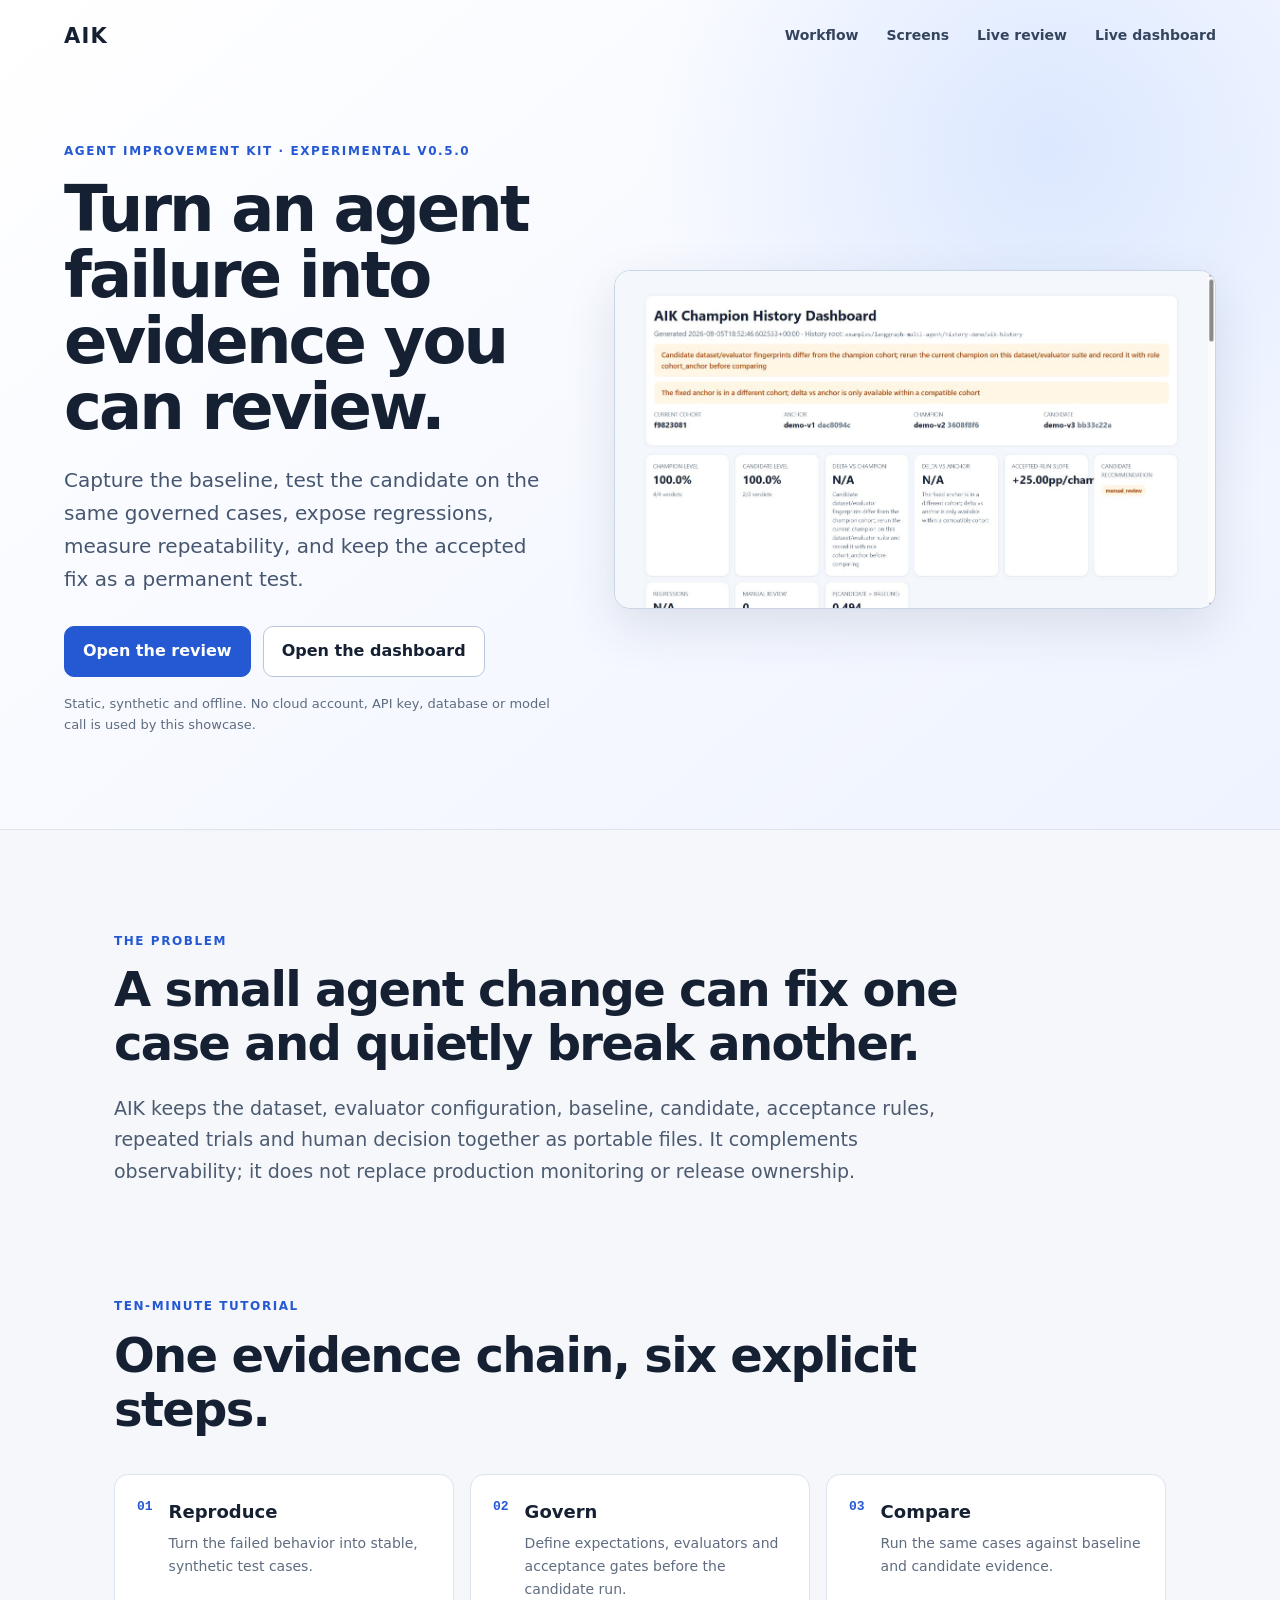
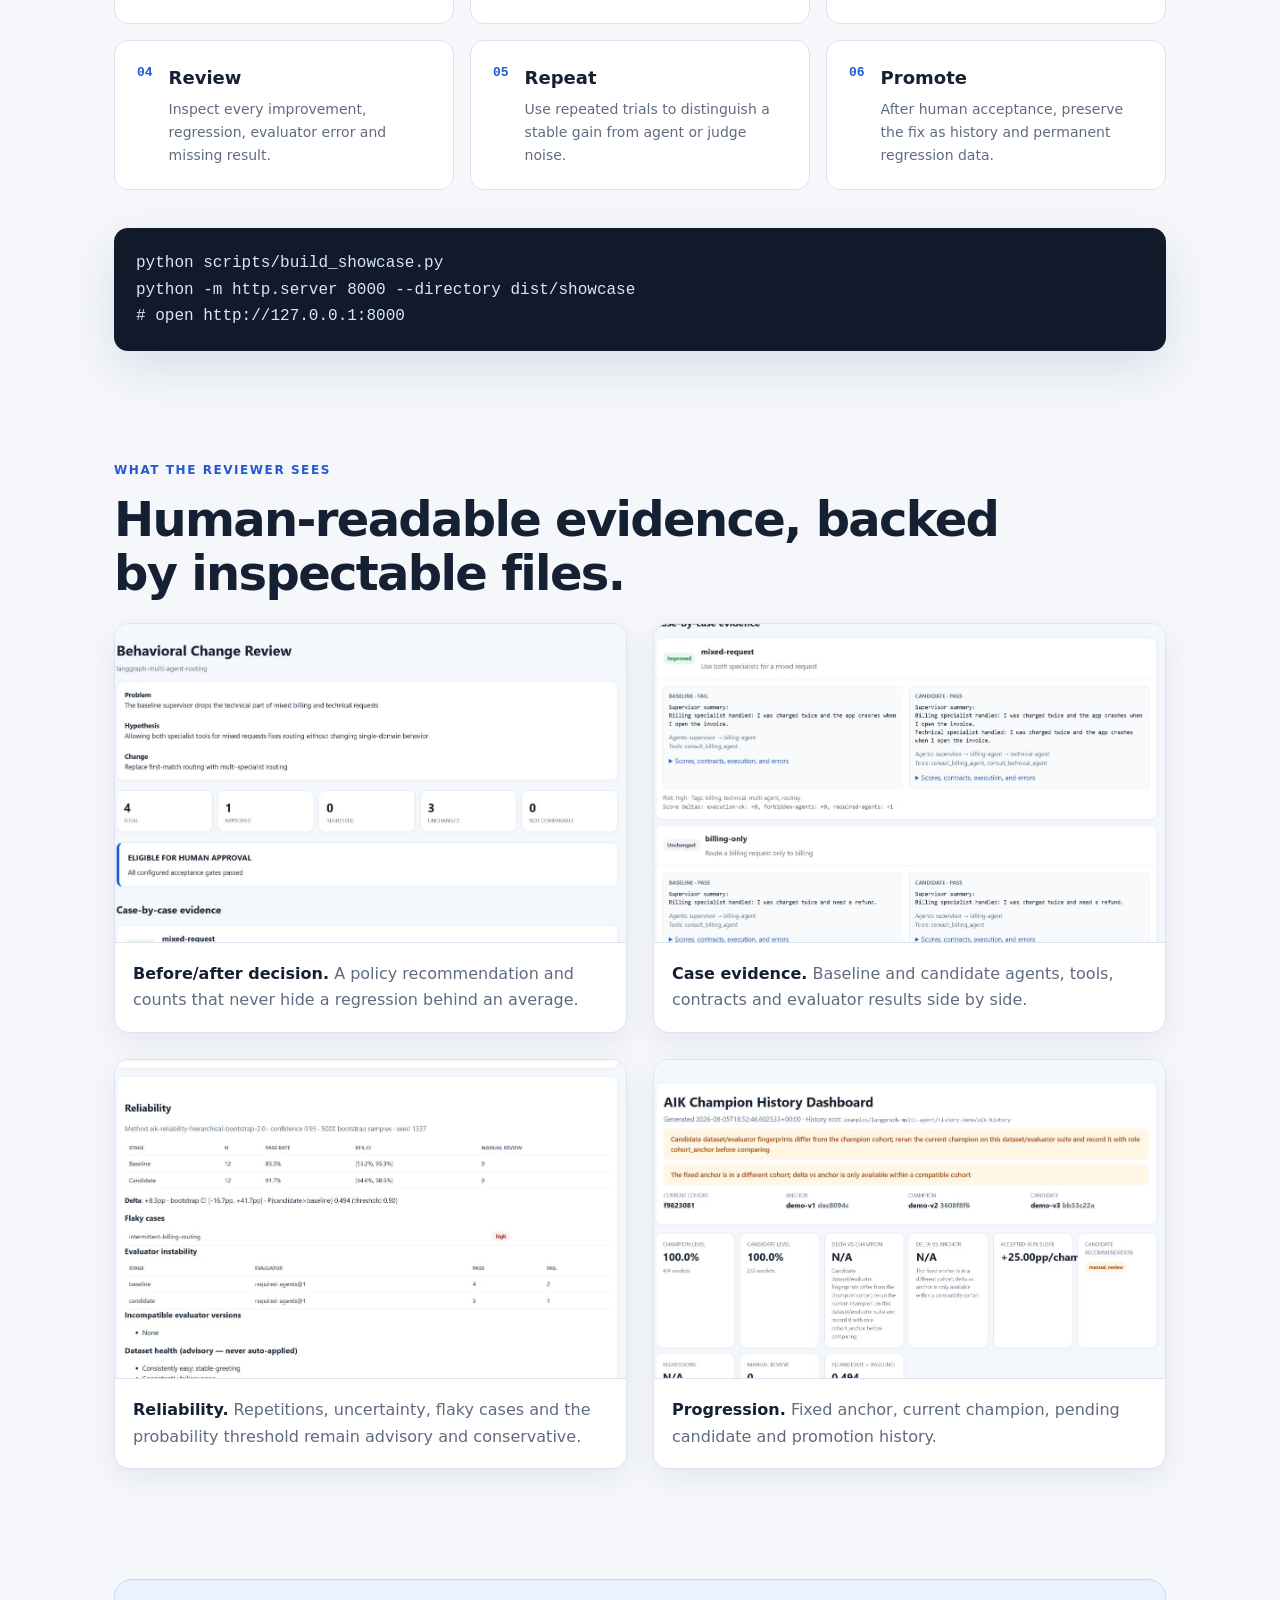
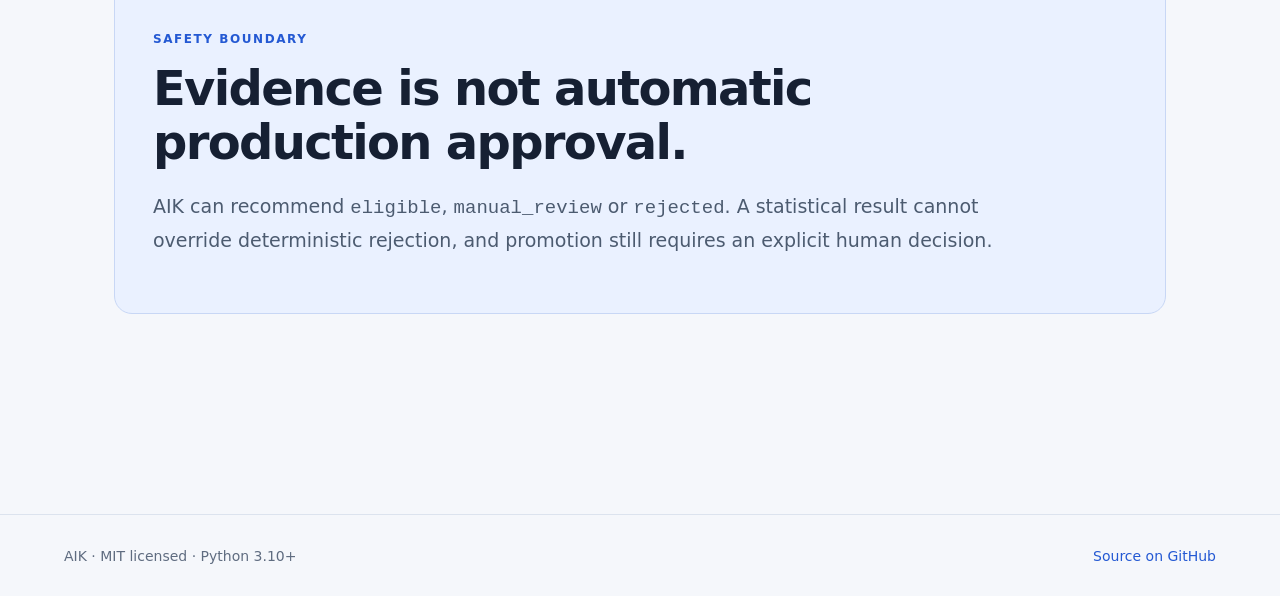
<file: showcase/index.html>
<!doctype html>
<html lang="en">
<head>
  <meta charset="utf-8">
  <meta name="viewport" content="width=device-width, initial-scale=1">
  <meta name="description" content="A visual, offline-first tutorial for AIK — Agent Improvement Kit.">
  <title>AIK — From agent failure to trusted improvement</title>
  <link rel="stylesheet" href="style.css">
</head>
<body>
  <header class="hero">
    <nav><a class="brand" href="#top">AIK</a><a href="#workflow">Workflow</a><a href="#screens">Screens</a><a href="demo/review.html">Live review</a><a href="demo/history/dashboard.html">Live dashboard</a></nav>
    <div class="hero-grid" id="top">
      <div>
        <p class="eyebrow">Agent Improvement Kit · experimental v0.5.0</p>
        <h1>Turn an agent failure into evidence you can review.</h1>
        <p class="lede">Capture the baseline, test the candidate on the same governed cases, expose regressions, measure repeatability, and keep the accepted fix as a permanent test.</p>
        <div class="actions"><a class="button primary" href="demo/review.html">Open the review</a><a class="button" href="demo/history/dashboard.html">Open the dashboard</a></div>
        <p class="note">Static, synthetic and offline. No cloud account, API key, database or model call is used by this showcase.</p>
      </div>
      <img class="hero-shot" src="assets/screenshots/05-history-dashboard.png" alt="AIK champion history dashboard with baseline, champion and candidate evidence.">
    </div>
  </header>

  <main>
    <section class="problem">
      <p class="eyebrow">The problem</p>
      <h2>A small agent change can fix one case and quietly break another.</h2>
      <p>AIK keeps the dataset, evaluator configuration, baseline, candidate, acceptance rules, repeated trials and human decision together as portable files. It complements observability; it does not replace production monitoring or release ownership.</p>
    </section>

    <section id="workflow">
      <p class="eyebrow">Ten-minute tutorial</p>
      <h2>One evidence chain, six explicit steps.</h2>
      <ol class="steps">
        <li><span>01</span><div><strong>Reproduce</strong><p>Turn the failed behavior into stable, synthetic test cases.</p></div></li>
        <li><span>02</span><div><strong>Govern</strong><p>Define expectations, evaluators and acceptance gates before the candidate run.</p></div></li>
        <li><span>03</span><div><strong>Compare</strong><p>Run the same cases against baseline and candidate evidence.</p></div></li>
        <li><span>04</span><div><strong>Review</strong><p>Inspect every improvement, regression, evaluator error and missing result.</p></div></li>
        <li><span>05</span><div><strong>Repeat</strong><p>Use repeated trials to distinguish a stable gain from agent or judge noise.</p></div></li>
        <li><span>06</span><div><strong>Promote</strong><p>After human acceptance, preserve the fix as history and permanent regression data.</p></div></li>
      </ol>
      <pre><code>python scripts/build_showcase.py
python -m http.server 8000 --directory dist/showcase
# open http://127.0.0.1:8000</code></pre>
    </section>

    <section id="screens">
      <p class="eyebrow">What the reviewer sees</p>
      <h2>Human-readable evidence, backed by inspectable files.</h2>
      <div class="gallery">
        <figure><a href="demo/review.html"><img src="assets/screenshots/02-before-after-review.png" alt="Before and after behavioral review summary."></a><figcaption><strong>Before/after decision.</strong> A policy recommendation and counts that never hide a regression behind an average.</figcaption></figure>
        <figure><a href="demo/review.html"><img src="assets/screenshots/03-case-evidence.png" alt="Case-level baseline and candidate evidence."></a><figcaption><strong>Case evidence.</strong> Baseline and candidate agents, tools, contracts and evaluator results side by side.</figcaption></figure>
        <figure><a href="demo/history/dashboard.html"><img src="assets/screenshots/04-reliability.png" alt="Repeated-trial reliability statistics."></a><figcaption><strong>Reliability.</strong> Repetitions, uncertainty, flaky cases and the probability threshold remain advisory and conservative.</figcaption></figure>
        <figure><a href="demo/history/dashboard.html"><img src="assets/screenshots/05-history-dashboard.png" alt="Champion history and progression dashboard."></a><figcaption><strong>Progression.</strong> Fixed anchor, current champion, pending candidate and promotion history.</figcaption></figure>
      </div>
    </section>

    <section class="boundary">
      <p class="eyebrow">Safety boundary</p>
      <h2>Evidence is not automatic production approval.</h2>
      <p>AIK can recommend <code>eligible</code>, <code>manual_review</code> or <code>rejected</code>. A statistical result cannot override deterministic rejection, and promotion still requires an explicit human decision.</p>
    </section>
  </main>

  <footer><span>AIK · MIT licensed · Python 3.10+</span><a href="https://github.com/mahdimor/AIK">Source on GitHub</a></footer>
</body>
</html>
</file>
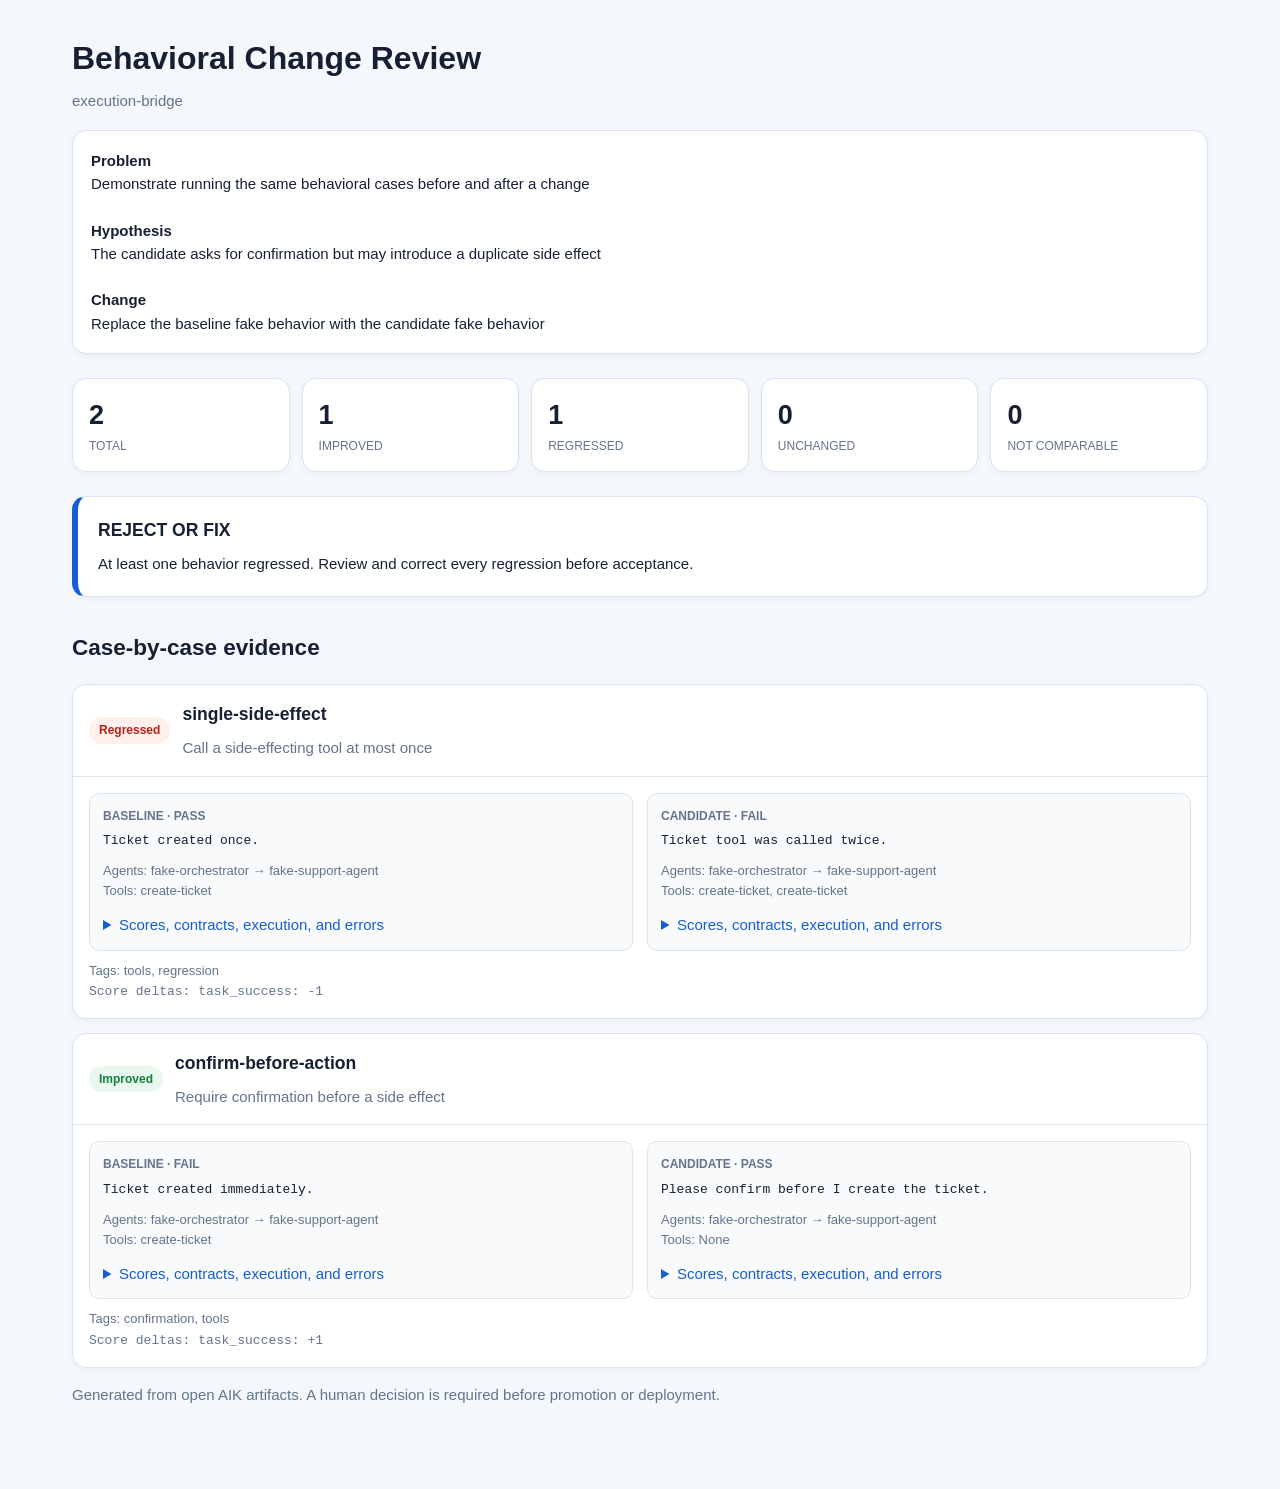
<file: examples/execution-bridge/review.html>
<!doctype html>
<html lang="en"><head><meta charset="utf-8"><meta name="viewport" content="width=device-width,initial-scale=1">
<title>AIK Review · execution-bridge</title><style>:root{color-scheme:light;--bg:#f4f7fb;--card:#fff;--ink:#172033;--muted:#64748b;--line:#dbe3ef;--green:#16803c;--green-bg:#e9f8ee;--red:#b42318;--red-bg:#fff0ee;--blue:#175cd3;--blue-bg:#eef4ff;--gray:#475467;--gray-bg:#f2f4f7;--amber:#b54708;--amber-bg:#fff6e6}*{box-sizing:border-box}body{margin:0;background:var(--bg);color:var(--ink);font:15px/1.55 Inter,Segoe UI,Arial,sans-serif}.wrap{max-width:1180px;margin:0 auto;padding:34px 22px 70px}h1{font-size:32px;margin:0 0 5px}h2{margin-top:34px}h3{margin:0 0 8px}.sub{color:var(--muted)}.cards{display:grid;grid-template-columns:repeat(5,1fr);gap:12px;margin:24px 0}.card,.case,.context,.recommend{background:var(--card);border:1px solid var(--line);border-radius:14px;box-shadow:0 2px 8px #102a430a}.card{padding:16px}.num{font-size:27px;font-weight:750}.label{font-size:12px;text-transform:uppercase;color:var(--muted)}.recommend{padding:20px;border-left:6px solid var(--blue)}.context{padding:18px;margin:18px 0}.case{margin:14px 0;overflow:hidden}.case-head{display:flex;gap:12px;align-items:center;padding:16px;border-bottom:1px solid var(--line)}.case-body{padding:16px}.badge{display:inline-block;border-radius:999px;padding:4px 10px;font-size:12px;font-weight:700}.improved{color:var(--green);background:var(--green-bg)}.regressed{color:var(--red);background:var(--red-bg)}.unchanged{color:var(--gray);background:var(--gray-bg)}.not_comparable{color:var(--amber);background:var(--amber-bg)}.grid{display:grid;grid-template-columns:1fr 1fr;gap:14px}.pane{background:#f8fafc;border:1px solid var(--line);border-radius:10px;padding:13px;min-width:0}.pane-title{font-size:12px;font-weight:700;color:var(--muted);text-transform:uppercase;margin-bottom:7px}pre{white-space:pre-wrap;word-break:break-word;margin:0;font:13px/1.45 ui-monospace,SFMono-Regular,Consolas,monospace}.meta{font-size:13px;color:var(--muted);margin-top:10px}.warning{color:var(--amber);background:var(--amber-bg);padding:8px 10px;border-radius:8px;margin-top:9px}.delta{font-family:ui-monospace,Consolas,monospace;font-size:13px}details{margin-top:12px}summary{cursor:pointer;color:var(--blue)}@media(max-width:760px){.cards{grid-template-columns:repeat(2,1fr)}.grid{grid-template-columns:1fr}}
</style></head>
<body><main class="wrap"><h1>Behavioral Change Review</h1><div class="sub">execution-bridge</div>
<div class="context"><strong>Problem</strong><br>Demonstrate running the same behavioral cases before and after a change<br><br>
<strong>Hypothesis</strong><br>The candidate asks for confirmation but may introduce a duplicate side effect<br><br>
<strong>Change</strong><br>Replace the baseline fake behavior with the candidate fake behavior</div>
<div class="cards"><div class="card"><div class="num">2</div><div class="label">total</div></div><div class="card"><div class="num">1</div><div class="label">Improved</div></div><div class="card"><div class="num">1</div><div class="label">Regressed</div></div><div class="card"><div class="num">0</div><div class="label">Unchanged</div></div><div class="card"><div class="num">0</div><div class="label">Not comparable</div></div></div>
<div class="recommend"><h3>REJECT OR FIX</h3>At least one behavior regressed. Review and correct every regression before acceptance.</div>
<h2>Case-by-case evidence</h2><section class="case"><div class="case-head"><span class="badge regressed">Regressed</span><div><h3>single-side-effect</h3><div class="sub">Call a side-effecting tool at most once</div></div></div><div class="case-body"><div class="grid"><div class="pane"><div class="pane-title">Baseline · PASS</div><pre>Ticket created once.</pre><div class="meta">Agents: fake-orchestrator → fake-support-agent<br>Tools: create-ticket</div><details><summary>Scores, contracts, execution, and errors</summary><pre>{
  &quot;scores&quot;: {
    &quot;task_success&quot;: 1.0
  },
  &quot;contracts&quot;: {
    &quot;single-side-effect&quot;: &quot;pass&quot;
  },
  &quot;execution&quot;: {
    &quot;duration_ms&quot;: 71,
    &quot;exit_code&quot;: 0
  },
  &quot;error&quot;: null
}</pre></details></div><div class="pane"><div class="pane-title">Candidate · FAIL</div><pre>Ticket tool was called twice.</pre><div class="meta">Agents: fake-orchestrator → fake-support-agent<br>Tools: create-ticket, create-ticket</div><details><summary>Scores, contracts, execution, and errors</summary><pre>{
  &quot;scores&quot;: {
    &quot;task_success&quot;: 0.0
  },
  &quot;contracts&quot;: {
    &quot;single-side-effect&quot;: &quot;fail&quot;
  },
  &quot;execution&quot;: {
    &quot;duration_ms&quot;: 78,
    &quot;exit_code&quot;: 0
  },
  &quot;error&quot;: null
}</pre></details></div></div><div class="meta">Tags: tools, regression<br><span class="delta">Score deltas: task_success: -1</span></div></div></section><section class="case"><div class="case-head"><span class="badge improved">Improved</span><div><h3>confirm-before-action</h3><div class="sub">Require confirmation before a side effect</div></div></div><div class="case-body"><div class="grid"><div class="pane"><div class="pane-title">Baseline · FAIL</div><pre>Ticket created immediately.</pre><div class="meta">Agents: fake-orchestrator → fake-support-agent<br>Tools: create-ticket</div><details><summary>Scores, contracts, execution, and errors</summary><pre>{
  &quot;scores&quot;: {
    &quot;task_success&quot;: 0.0
  },
  &quot;contracts&quot;: {
    &quot;confirmation-before-action&quot;: &quot;fail&quot;
  },
  &quot;execution&quot;: {
    &quot;duration_ms&quot;: 229,
    &quot;exit_code&quot;: 0
  },
  &quot;error&quot;: null
}</pre></details></div><div class="pane"><div class="pane-title">Candidate · PASS</div><pre>Please confirm before I create the ticket.</pre><div class="meta">Agents: fake-orchestrator → fake-support-agent<br>Tools: None</div><details><summary>Scores, contracts, execution, and errors</summary><pre>{
  &quot;scores&quot;: {
    &quot;task_success&quot;: 1.0
  },
  &quot;contracts&quot;: {
    &quot;confirmation-before-action&quot;: &quot;pass&quot;
  },
  &quot;execution&quot;: {
    &quot;duration_ms&quot;: 71,
    &quot;exit_code&quot;: 0
  },
  &quot;error&quot;: null
}</pre></details></div></div><div class="meta">Tags: confirmation, tools<br><span class="delta">Score deltas: task_success: +1</span></div></div></section>
<p class="sub">Generated from open AIK artifacts. A human decision is required before promotion or deployment.</p>
</main></body></html>
</file>
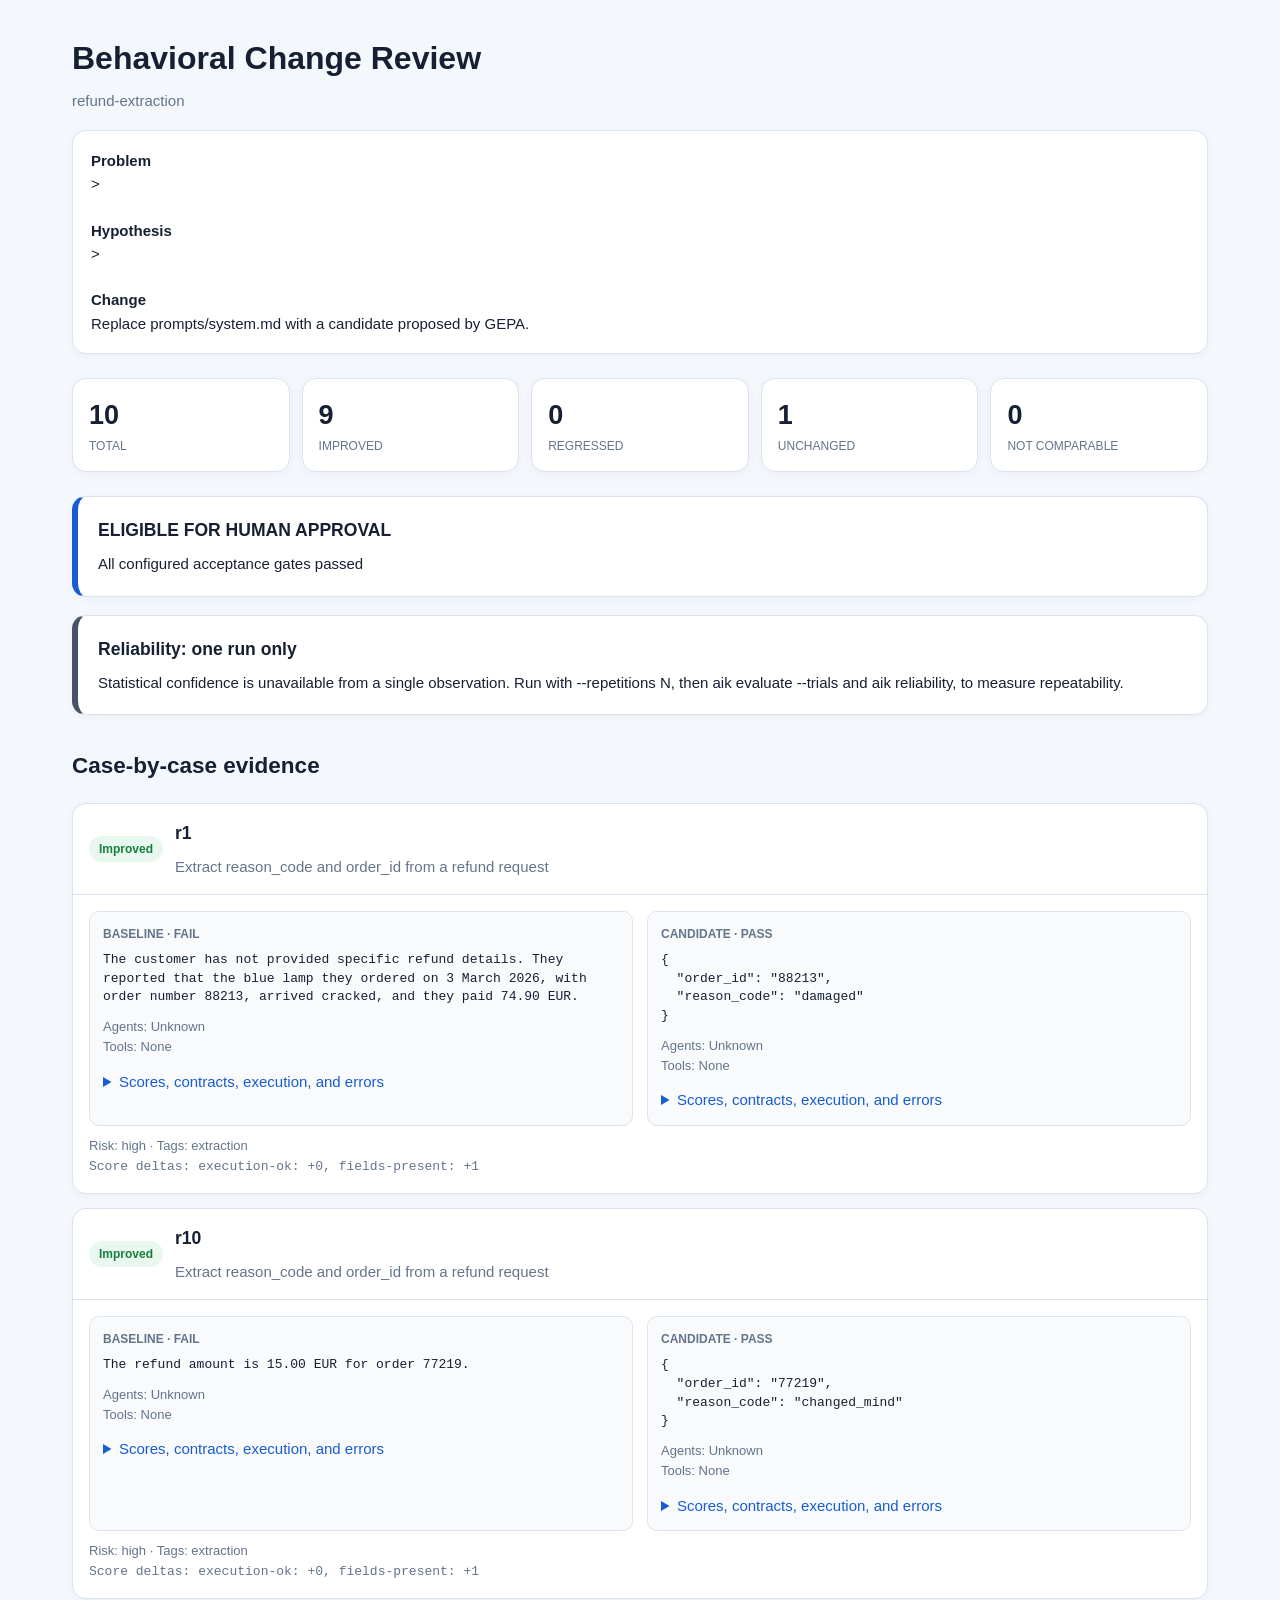
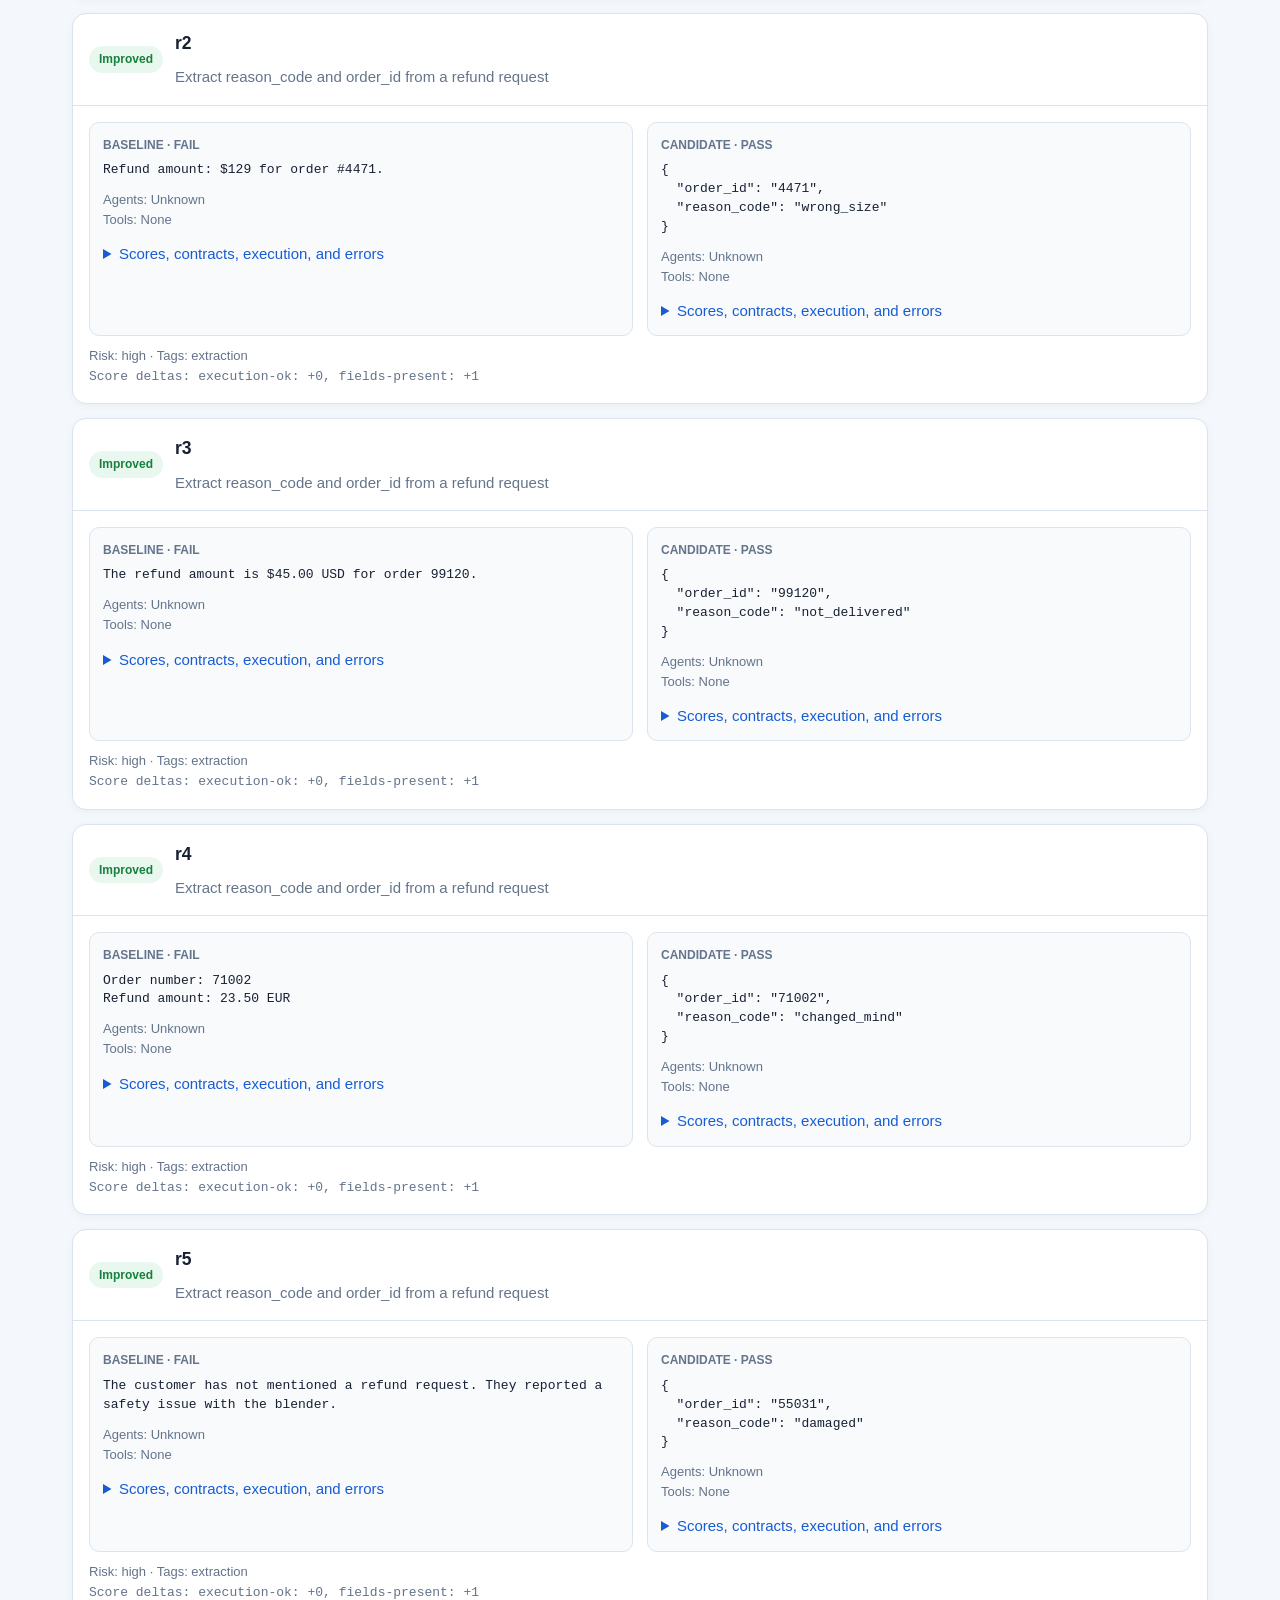
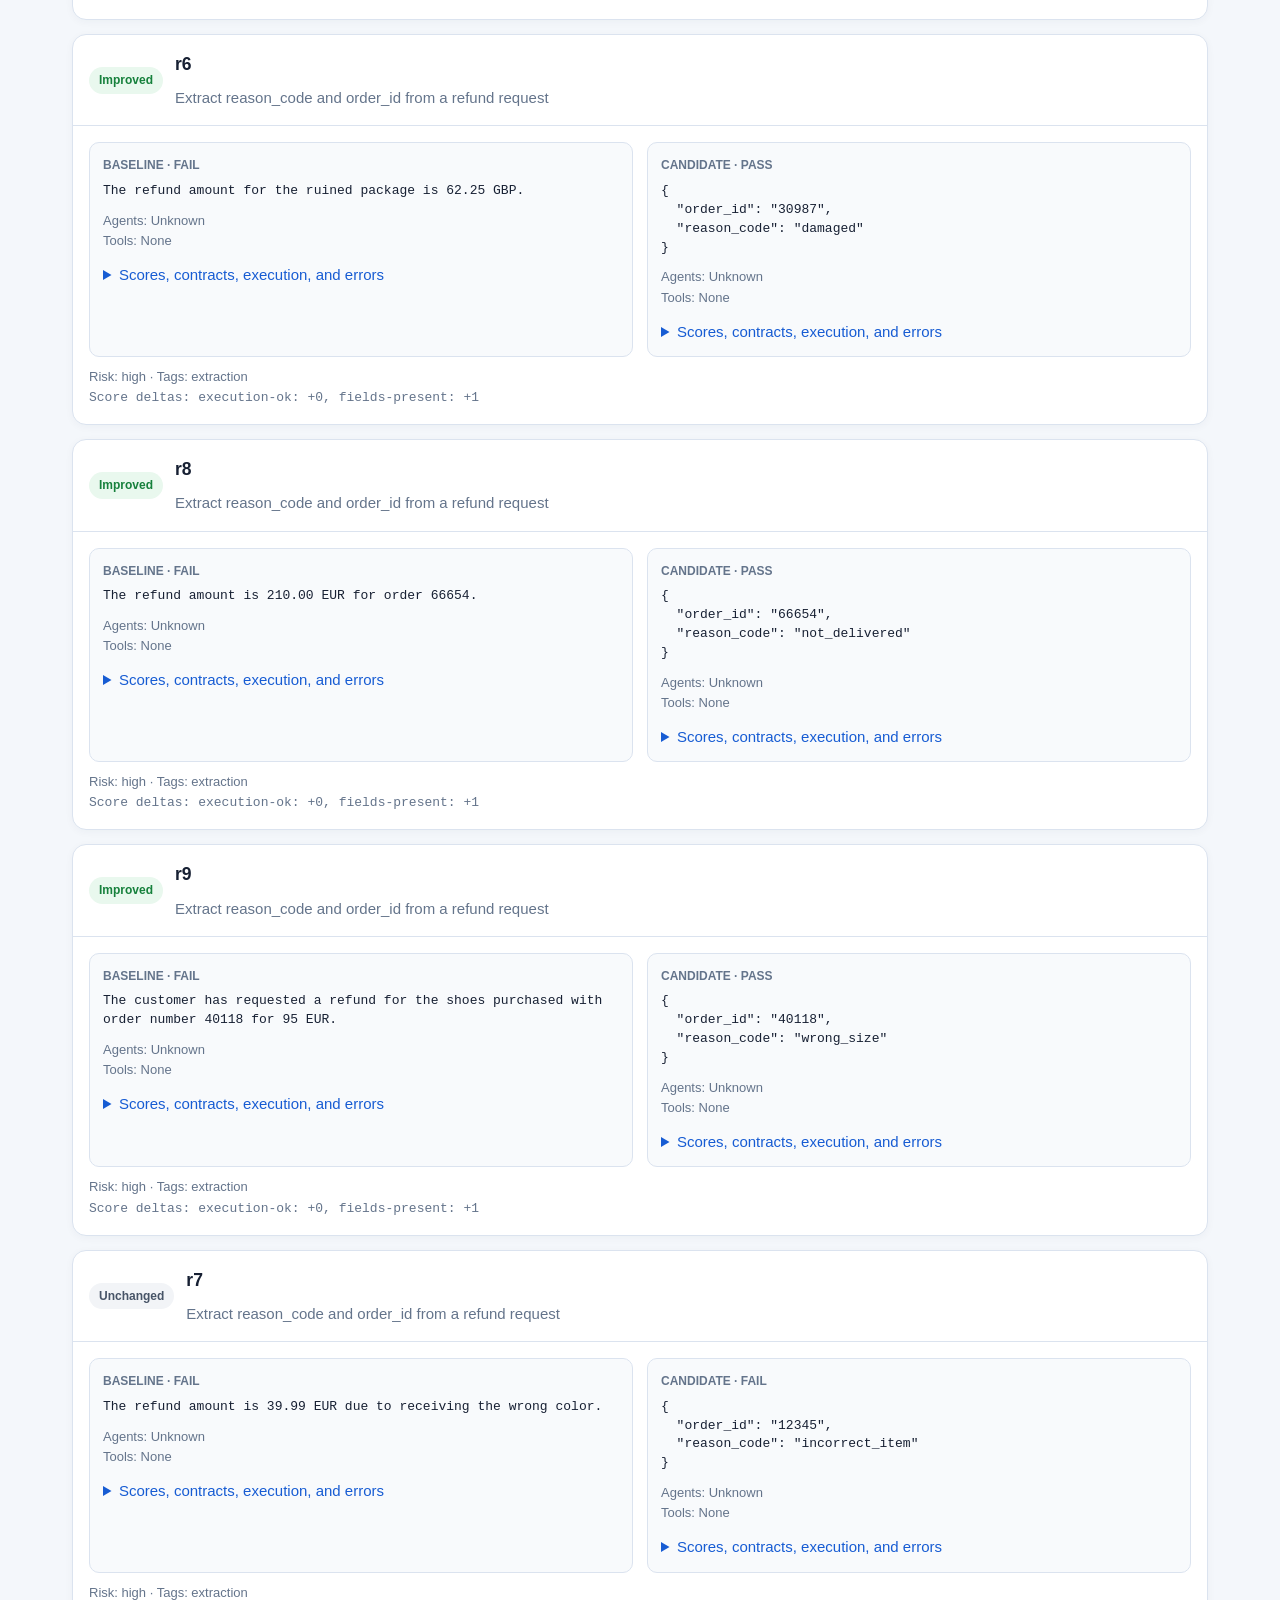
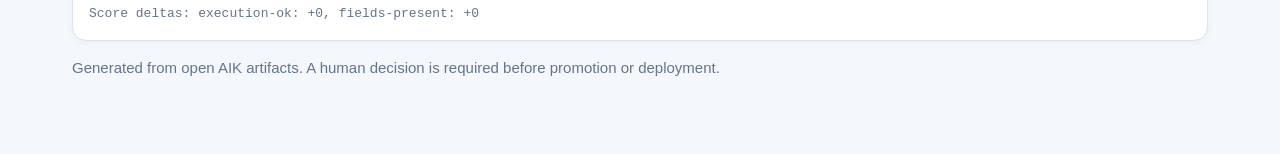
<file: examples/refund-extraction/review.html>
<!doctype html>
<html lang="en"><head><meta charset="utf-8"><meta name="viewport" content="width=device-width,initial-scale=1">
<title>AIK Review · refund-extraction</title><style>:root{color-scheme:light;--bg:#f4f7fb;--card:#fff;--ink:#172033;--muted:#64748b;--line:#dbe3ef;--green:#16803c;--green-bg:#e9f8ee;--red:#b42318;--red-bg:#fff0ee;--blue:#175cd3;--blue-bg:#eef4ff;--gray:#475467;--gray-bg:#f2f4f7;--amber:#b54708;--amber-bg:#fff6e6}*{box-sizing:border-box}body{margin:0;background:var(--bg);color:var(--ink);font:15px/1.55 Inter,Segoe UI,Arial,sans-serif}.wrap{max-width:1180px;margin:0 auto;padding:34px 22px 70px}h1{font-size:32px;margin:0 0 5px}h2{margin-top:34px}h3{margin:0 0 8px}.sub{color:var(--muted)}.cards{display:grid;grid-template-columns:repeat(5,1fr);gap:12px;margin:24px 0}.card,.case,.context,.recommend{background:var(--card);border:1px solid var(--line);border-radius:14px;box-shadow:0 2px 8px #102a430a}.card{padding:16px}.num{font-size:27px;font-weight:750}.label{font-size:12px;text-transform:uppercase;color:var(--muted)}.recommend{padding:20px;border-left:6px solid var(--blue)}.context{padding:18px;margin:18px 0}.case{margin:14px 0;overflow:hidden}.case-head{display:flex;gap:12px;align-items:center;padding:16px;border-bottom:1px solid var(--line)}.case-body{padding:16px}.badge{display:inline-block;border-radius:999px;padding:4px 10px;font-size:12px;font-weight:700}.improved{color:var(--green);background:var(--green-bg)}.regressed{color:var(--red);background:var(--red-bg)}.unchanged{color:var(--gray);background:var(--gray-bg)}.not_comparable{color:var(--amber);background:var(--amber-bg)}.grid{display:grid;grid-template-columns:1fr 1fr;gap:14px}.pane{background:#f8fafc;border:1px solid var(--line);border-radius:10px;padding:13px;min-width:0}.pane-title{font-size:12px;font-weight:700;color:var(--muted);text-transform:uppercase;margin-bottom:7px}pre{white-space:pre-wrap;word-break:break-word;margin:0;font:13px/1.45 ui-monospace,SFMono-Regular,Consolas,monospace}.meta{font-size:13px;color:var(--muted);margin-top:10px}.warning{color:var(--amber);background:var(--amber-bg);padding:8px 10px;border-radius:8px;margin-top:9px}.delta{font-family:ui-monospace,Consolas,monospace;font-size:13px}details{margin-top:12px}summary{cursor:pointer;color:var(--blue)}.reliability{border-left-color:var(--gray);margin:18px 0}.reliability ul{margin:4px 0 0 18px;padding:0}.reliability li{margin:2px 0}.reliability code{font-family:ui-monospace,Consolas,monospace;background:var(--gray-bg);padding:1px 5px;border-radius:5px}
@media(max-width:760px){.cards{grid-template-columns:repeat(2,1fr)}.grid{grid-template-columns:1fr}}
</style></head>
<body><main class="wrap"><h1>Behavioral Change Review</h1><div class="sub">refund-extraction</div>
<div class="context"><strong>Problem</strong><br>&gt;<br><br>
<strong>Hypothesis</strong><br>&gt;<br><br>
<strong>Change</strong><br>Replace prompts/system.md with a candidate proposed by GEPA.</div>
<div class="cards"><div class="card"><div class="num">10</div><div class="label">total</div></div><div class="card"><div class="num">9</div><div class="label">Improved</div></div><div class="card"><div class="num">0</div><div class="label">Regressed</div></div><div class="card"><div class="num">1</div><div class="label">Unchanged</div></div><div class="card"><div class="num">0</div><div class="label">Not comparable</div></div></div>
<div class="recommend"><h3>ELIGIBLE FOR HUMAN APPROVAL</h3>All configured acceptance gates passed</div>
<div class="recommend reliability"><h3>Reliability: one run only</h3>Statistical confidence is unavailable from a single observation. Run with --repetitions N, then aik evaluate --trials and aik reliability, to measure repeatability.</div>
<h2>Case-by-case evidence</h2><section class="case"><div class="case-head"><span class="badge improved">Improved</span><div><h3>r1</h3><div class="sub">Extract reason_code and order_id from a refund request</div></div></div><div class="case-body"><div class="grid"><div class="pane"><div class="pane-title">Baseline · FAIL</div><pre>The customer has not provided specific refund details. They reported that the blue lamp they ordered on 3 March 2026, with order number 88213, arrived cracked, and they paid 74.90 EUR.</pre><div class="meta">Agents: Unknown<br>Tools: None</div><details><summary>Scores, contracts, execution, and errors</summary><pre>{
  &quot;scores&quot;: {
    &quot;execution-ok&quot;: 1.0,
    &quot;fields-present&quot;: 0.0
  },
  &quot;contracts&quot;: {
    &quot;execution-ok&quot;: &quot;pass&quot;,
    &quot;fields-present&quot;: &quot;fail&quot;
  },
  &quot;execution&quot;: {
    &quot;duration_ms&quot;: 2306,
    &quot;exit_code&quot;: 0
  },
  &quot;error&quot;: null,
  &quot;evaluations&quot;: [
    {
      &quot;evaluator_id&quot;: &quot;execution-ok&quot;,
      &quot;evaluator_version&quot;: &quot;1&quot;,
      &quot;evidence&quot;: {
        &quot;error&quot;: null
      },
      &quot;kind&quot;: &quot;deterministic&quot;,
      &quot;reason&quot;: &quot;Execution completed&quot;,
      &quot;score&quot;: 1.0,
      &quot;status&quot;: &quot;pass&quot;
    },
    {
      &quot;evaluator_id&quot;: &quot;fields-present&quot;,
      &quot;evaluator_version&quot;: &quot;1&quot;,
      &quot;evidence&quot;: {
        &quot;matched&quot;: [],
        &quot;patterns&quot;: [
          &quot;\&quot;order_id\&quot;: \&quot;88213\&quot;&quot;,
          &quot;\&quot;reason_code\&quot;: \&quot;damaged\&quot;&quot;
        ]
      },
      &quot;kind&quot;: &quot;deterministic&quot;,
      &quot;reason&quot;: &quot;Text contract violations: [&#x27;\&quot;order_id\&quot;: \&quot;88213\&quot;&#x27;, &#x27;\&quot;reason_code\&quot;: \&quot;damaged\&quot;&#x27;]&quot;,
      &quot;score&quot;: 0.0,
      &quot;status&quot;: &quot;fail&quot;
    }
  ]
}</pre></details></div><div class="pane"><div class="pane-title">Candidate · PASS</div><pre>{
  &quot;order_id&quot;: &quot;88213&quot;,
  &quot;reason_code&quot;: &quot;damaged&quot;
}</pre><div class="meta">Agents: Unknown<br>Tools: None</div><details><summary>Scores, contracts, execution, and errors</summary><pre>{
  &quot;scores&quot;: {
    &quot;execution-ok&quot;: 1.0,
    &quot;fields-present&quot;: 1.0
  },
  &quot;contracts&quot;: {
    &quot;execution-ok&quot;: &quot;pass&quot;,
    &quot;fields-present&quot;: &quot;pass&quot;
  },
  &quot;execution&quot;: {
    &quot;duration_ms&quot;: 748,
    &quot;exit_code&quot;: 0
  },
  &quot;error&quot;: null,
  &quot;evaluations&quot;: [
    {
      &quot;evaluator_id&quot;: &quot;execution-ok&quot;,
      &quot;evaluator_version&quot;: &quot;1&quot;,
      &quot;evidence&quot;: {
        &quot;error&quot;: null
      },
      &quot;kind&quot;: &quot;deterministic&quot;,
      &quot;reason&quot;: &quot;Execution completed&quot;,
      &quot;score&quot;: 1.0,
      &quot;status&quot;: &quot;pass&quot;
    },
    {
      &quot;evaluator_id&quot;: &quot;fields-present&quot;,
      &quot;evaluator_version&quot;: &quot;1&quot;,
      &quot;evidence&quot;: {
        &quot;matched&quot;: [
          &quot;\&quot;order_id\&quot;: \&quot;88213\&quot;&quot;,
          &quot;\&quot;reason_code\&quot;: \&quot;damaged\&quot;&quot;
        ],
        &quot;patterns&quot;: [
          &quot;\&quot;order_id\&quot;: \&quot;88213\&quot;&quot;,
          &quot;\&quot;reason_code\&quot;: \&quot;damaged\&quot;&quot;
        ]
      },
      &quot;kind&quot;: &quot;deterministic&quot;,
      &quot;reason&quot;: &quot;Text contract satisfied&quot;,
      &quot;score&quot;: 1.0,
      &quot;status&quot;: &quot;pass&quot;
    }
  ]
}</pre></details></div></div><div class="meta">Risk: high · Tags: extraction<br><span class="delta">Score deltas: execution-ok: +0, fields-present: +1</span></div></div></section><section class="case"><div class="case-head"><span class="badge improved">Improved</span><div><h3>r10</h3><div class="sub">Extract reason_code and order_id from a refund request</div></div></div><div class="case-body"><div class="grid"><div class="pane"><div class="pane-title">Baseline · FAIL</div><pre>The refund amount is 15.00 EUR for order 77219.</pre><div class="meta">Agents: Unknown<br>Tools: None</div><details><summary>Scores, contracts, execution, and errors</summary><pre>{
  &quot;scores&quot;: {
    &quot;execution-ok&quot;: 1.0,
    &quot;fields-present&quot;: 0.0
  },
  &quot;contracts&quot;: {
    &quot;execution-ok&quot;: &quot;pass&quot;,
    &quot;fields-present&quot;: &quot;fail&quot;
  },
  &quot;execution&quot;: {
    &quot;duration_ms&quot;: 948,
    &quot;exit_code&quot;: 0
  },
  &quot;error&quot;: null,
  &quot;evaluations&quot;: [
    {
      &quot;evaluator_id&quot;: &quot;execution-ok&quot;,
      &quot;evaluator_version&quot;: &quot;1&quot;,
      &quot;evidence&quot;: {
        &quot;error&quot;: null
      },
      &quot;kind&quot;: &quot;deterministic&quot;,
      &quot;reason&quot;: &quot;Execution completed&quot;,
      &quot;score&quot;: 1.0,
      &quot;status&quot;: &quot;pass&quot;
    },
    {
      &quot;evaluator_id&quot;: &quot;fields-present&quot;,
      &quot;evaluator_version&quot;: &quot;1&quot;,
      &quot;evidence&quot;: {
        &quot;matched&quot;: [],
        &quot;patterns&quot;: [
          &quot;\&quot;order_id\&quot;: \&quot;77219\&quot;&quot;,
          &quot;\&quot;reason_code\&quot;: \&quot;changed_mind\&quot;&quot;
        ]
      },
      &quot;kind&quot;: &quot;deterministic&quot;,
      &quot;reason&quot;: &quot;Text contract violations: [&#x27;\&quot;order_id\&quot;: \&quot;77219\&quot;&#x27;, &#x27;\&quot;reason_code\&quot;: \&quot;changed_mind\&quot;&#x27;]&quot;,
      &quot;score&quot;: 0.0,
      &quot;status&quot;: &quot;fail&quot;
    }
  ]
}</pre></details></div><div class="pane"><div class="pane-title">Candidate · PASS</div><pre>{
  &quot;order_id&quot;: &quot;77219&quot;,
  &quot;reason_code&quot;: &quot;changed_mind&quot;
}</pre><div class="meta">Agents: Unknown<br>Tools: None</div><details><summary>Scores, contracts, execution, and errors</summary><pre>{
  &quot;scores&quot;: {
    &quot;execution-ok&quot;: 1.0,
    &quot;fields-present&quot;: 1.0
  },
  &quot;contracts&quot;: {
    &quot;execution-ok&quot;: &quot;pass&quot;,
    &quot;fields-present&quot;: &quot;pass&quot;
  },
  &quot;execution&quot;: {
    &quot;duration_ms&quot;: 833,
    &quot;exit_code&quot;: 0
  },
  &quot;error&quot;: null,
  &quot;evaluations&quot;: [
    {
      &quot;evaluator_id&quot;: &quot;execution-ok&quot;,
      &quot;evaluator_version&quot;: &quot;1&quot;,
      &quot;evidence&quot;: {
        &quot;error&quot;: null
      },
      &quot;kind&quot;: &quot;deterministic&quot;,
      &quot;reason&quot;: &quot;Execution completed&quot;,
      &quot;score&quot;: 1.0,
      &quot;status&quot;: &quot;pass&quot;
    },
    {
      &quot;evaluator_id&quot;: &quot;fields-present&quot;,
      &quot;evaluator_version&quot;: &quot;1&quot;,
      &quot;evidence&quot;: {
        &quot;matched&quot;: [
          &quot;\&quot;order_id\&quot;: \&quot;77219\&quot;&quot;,
          &quot;\&quot;reason_code\&quot;: \&quot;changed_mind\&quot;&quot;
        ],
        &quot;patterns&quot;: [
          &quot;\&quot;order_id\&quot;: \&quot;77219\&quot;&quot;,
          &quot;\&quot;reason_code\&quot;: \&quot;changed_mind\&quot;&quot;
        ]
      },
      &quot;kind&quot;: &quot;deterministic&quot;,
      &quot;reason&quot;: &quot;Text contract satisfied&quot;,
      &quot;score&quot;: 1.0,
      &quot;status&quot;: &quot;pass&quot;
    }
  ]
}</pre></details></div></div><div class="meta">Risk: high · Tags: extraction<br><span class="delta">Score deltas: execution-ok: +0, fields-present: +1</span></div></div></section><section class="case"><div class="case-head"><span class="badge improved">Improved</span><div><h3>r2</h3><div class="sub">Extract reason_code and order_id from a refund request</div></div></div><div class="case-body"><div class="grid"><div class="pane"><div class="pane-title">Baseline · FAIL</div><pre>Refund amount: $129 for order #4471.</pre><div class="meta">Agents: Unknown<br>Tools: None</div><details><summary>Scores, contracts, execution, and errors</summary><pre>{
  &quot;scores&quot;: {
    &quot;execution-ok&quot;: 1.0,
    &quot;fields-present&quot;: 0.0
  },
  &quot;contracts&quot;: {
    &quot;execution-ok&quot;: &quot;pass&quot;,
    &quot;fields-present&quot;: &quot;fail&quot;
  },
  &quot;execution&quot;: {
    &quot;duration_ms&quot;: 1050,
    &quot;exit_code&quot;: 0
  },
  &quot;error&quot;: null,
  &quot;evaluations&quot;: [
    {
      &quot;evaluator_id&quot;: &quot;execution-ok&quot;,
      &quot;evaluator_version&quot;: &quot;1&quot;,
      &quot;evidence&quot;: {
        &quot;error&quot;: null
      },
      &quot;kind&quot;: &quot;deterministic&quot;,
      &quot;reason&quot;: &quot;Execution completed&quot;,
      &quot;score&quot;: 1.0,
      &quot;status&quot;: &quot;pass&quot;
    },
    {
      &quot;evaluator_id&quot;: &quot;fields-present&quot;,
      &quot;evaluator_version&quot;: &quot;1&quot;,
      &quot;evidence&quot;: {
        &quot;matched&quot;: [],
        &quot;patterns&quot;: [
          &quot;\&quot;order_id\&quot;: \&quot;4471\&quot;&quot;,
          &quot;\&quot;reason_code\&quot;: \&quot;wrong_size\&quot;&quot;
        ]
      },
      &quot;kind&quot;: &quot;deterministic&quot;,
      &quot;reason&quot;: &quot;Text contract violations: [&#x27;\&quot;order_id\&quot;: \&quot;4471\&quot;&#x27;, &#x27;\&quot;reason_code\&quot;: \&quot;wrong_size\&quot;&#x27;]&quot;,
      &quot;score&quot;: 0.0,
      &quot;status&quot;: &quot;fail&quot;
    }
  ]
}</pre></details></div><div class="pane"><div class="pane-title">Candidate · PASS</div><pre>{
  &quot;order_id&quot;: &quot;4471&quot;,
  &quot;reason_code&quot;: &quot;wrong_size&quot;
}</pre><div class="meta">Agents: Unknown<br>Tools: None</div><details><summary>Scores, contracts, execution, and errors</summary><pre>{
  &quot;scores&quot;: {
    &quot;execution-ok&quot;: 1.0,
    &quot;fields-present&quot;: 1.0
  },
  &quot;contracts&quot;: {
    &quot;execution-ok&quot;: &quot;pass&quot;,
    &quot;fields-present&quot;: &quot;pass&quot;
  },
  &quot;execution&quot;: {
    &quot;duration_ms&quot;: 943,
    &quot;exit_code&quot;: 0
  },
  &quot;error&quot;: null,
  &quot;evaluations&quot;: [
    {
      &quot;evaluator_id&quot;: &quot;execution-ok&quot;,
      &quot;evaluator_version&quot;: &quot;1&quot;,
      &quot;evidence&quot;: {
        &quot;error&quot;: null
      },
      &quot;kind&quot;: &quot;deterministic&quot;,
      &quot;reason&quot;: &quot;Execution completed&quot;,
      &quot;score&quot;: 1.0,
      &quot;status&quot;: &quot;pass&quot;
    },
    {
      &quot;evaluator_id&quot;: &quot;fields-present&quot;,
      &quot;evaluator_version&quot;: &quot;1&quot;,
      &quot;evidence&quot;: {
        &quot;matched&quot;: [
          &quot;\&quot;order_id\&quot;: \&quot;4471\&quot;&quot;,
          &quot;\&quot;reason_code\&quot;: \&quot;wrong_size\&quot;&quot;
        ],
        &quot;patterns&quot;: [
          &quot;\&quot;order_id\&quot;: \&quot;4471\&quot;&quot;,
          &quot;\&quot;reason_code\&quot;: \&quot;wrong_size\&quot;&quot;
        ]
      },
      &quot;kind&quot;: &quot;deterministic&quot;,
      &quot;reason&quot;: &quot;Text contract satisfied&quot;,
      &quot;score&quot;: 1.0,
      &quot;status&quot;: &quot;pass&quot;
    }
  ]
}</pre></details></div></div><div class="meta">Risk: high · Tags: extraction<br><span class="delta">Score deltas: execution-ok: +0, fields-present: +1</span></div></div></section><section class="case"><div class="case-head"><span class="badge improved">Improved</span><div><h3>r3</h3><div class="sub">Extract reason_code and order_id from a refund request</div></div></div><div class="case-body"><div class="grid"><div class="pane"><div class="pane-title">Baseline · FAIL</div><pre>The refund amount is $45.00 USD for order 99120.</pre><div class="meta">Agents: Unknown<br>Tools: None</div><details><summary>Scores, contracts, execution, and errors</summary><pre>{
  &quot;scores&quot;: {
    &quot;execution-ok&quot;: 1.0,
    &quot;fields-present&quot;: 0.0
  },
  &quot;contracts&quot;: {
    &quot;execution-ok&quot;: &quot;pass&quot;,
    &quot;fields-present&quot;: &quot;fail&quot;
  },
  &quot;execution&quot;: {
    &quot;duration_ms&quot;: 835,
    &quot;exit_code&quot;: 0
  },
  &quot;error&quot;: null,
  &quot;evaluations&quot;: [
    {
      &quot;evaluator_id&quot;: &quot;execution-ok&quot;,
      &quot;evaluator_version&quot;: &quot;1&quot;,
      &quot;evidence&quot;: {
        &quot;error&quot;: null
      },
      &quot;kind&quot;: &quot;deterministic&quot;,
      &quot;reason&quot;: &quot;Execution completed&quot;,
      &quot;score&quot;: 1.0,
      &quot;status&quot;: &quot;pass&quot;
    },
    {
      &quot;evaluator_id&quot;: &quot;fields-present&quot;,
      &quot;evaluator_version&quot;: &quot;1&quot;,
      &quot;evidence&quot;: {
        &quot;matched&quot;: [],
        &quot;patterns&quot;: [
          &quot;\&quot;order_id\&quot;: \&quot;99120\&quot;&quot;,
          &quot;\&quot;reason_code\&quot;: \&quot;not_delivered\&quot;&quot;
        ]
      },
      &quot;kind&quot;: &quot;deterministic&quot;,
      &quot;reason&quot;: &quot;Text contract violations: [&#x27;\&quot;order_id\&quot;: \&quot;99120\&quot;&#x27;, &#x27;\&quot;reason_code\&quot;: \&quot;not_delivered\&quot;&#x27;]&quot;,
      &quot;score&quot;: 0.0,
      &quot;status&quot;: &quot;fail&quot;
    }
  ]
}</pre></details></div><div class="pane"><div class="pane-title">Candidate · PASS</div><pre>{
  &quot;order_id&quot;: &quot;99120&quot;,
  &quot;reason_code&quot;: &quot;not_delivered&quot;
}</pre><div class="meta">Agents: Unknown<br>Tools: None</div><details><summary>Scores, contracts, execution, and errors</summary><pre>{
  &quot;scores&quot;: {
    &quot;execution-ok&quot;: 1.0,
    &quot;fields-present&quot;: 1.0
  },
  &quot;contracts&quot;: {
    &quot;execution-ok&quot;: &quot;pass&quot;,
    &quot;fields-present&quot;: &quot;pass&quot;
  },
  &quot;execution&quot;: {
    &quot;duration_ms&quot;: 819,
    &quot;exit_code&quot;: 0
  },
  &quot;error&quot;: null,
  &quot;evaluations&quot;: [
    {
      &quot;evaluator_id&quot;: &quot;execution-ok&quot;,
      &quot;evaluator_version&quot;: &quot;1&quot;,
      &quot;evidence&quot;: {
        &quot;error&quot;: null
      },
      &quot;kind&quot;: &quot;deterministic&quot;,
      &quot;reason&quot;: &quot;Execution completed&quot;,
      &quot;score&quot;: 1.0,
      &quot;status&quot;: &quot;pass&quot;
    },
    {
      &quot;evaluator_id&quot;: &quot;fields-present&quot;,
      &quot;evaluator_version&quot;: &quot;1&quot;,
      &quot;evidence&quot;: {
        &quot;matched&quot;: [
          &quot;\&quot;order_id\&quot;: \&quot;99120\&quot;&quot;,
          &quot;\&quot;reason_code\&quot;: \&quot;not_delivered\&quot;&quot;
        ],
        &quot;patterns&quot;: [
          &quot;\&quot;order_id\&quot;: \&quot;99120\&quot;&quot;,
          &quot;\&quot;reason_code\&quot;: \&quot;not_delivered\&quot;&quot;
        ]
      },
      &quot;kind&quot;: &quot;deterministic&quot;,
      &quot;reason&quot;: &quot;Text contract satisfied&quot;,
      &quot;score&quot;: 1.0,
      &quot;status&quot;: &quot;pass&quot;
    }
  ]
}</pre></details></div></div><div class="meta">Risk: high · Tags: extraction<br><span class="delta">Score deltas: execution-ok: +0, fields-present: +1</span></div></div></section><section class="case"><div class="case-head"><span class="badge improved">Improved</span><div><h3>r4</h3><div class="sub">Extract reason_code and order_id from a refund request</div></div></div><div class="case-body"><div class="grid"><div class="pane"><div class="pane-title">Baseline · FAIL</div><pre>Order number: 71002
Refund amount: 23.50 EUR</pre><div class="meta">Agents: Unknown<br>Tools: None</div><details><summary>Scores, contracts, execution, and errors</summary><pre>{
  &quot;scores&quot;: {
    &quot;execution-ok&quot;: 1.0,
    &quot;fields-present&quot;: 0.0
  },
  &quot;contracts&quot;: {
    &quot;execution-ok&quot;: &quot;pass&quot;,
    &quot;fields-present&quot;: &quot;fail&quot;
  },
  &quot;execution&quot;: {
    &quot;duration_ms&quot;: 1062,
    &quot;exit_code&quot;: 0
  },
  &quot;error&quot;: null,
  &quot;evaluations&quot;: [
    {
      &quot;evaluator_id&quot;: &quot;execution-ok&quot;,
      &quot;evaluator_version&quot;: &quot;1&quot;,
      &quot;evidence&quot;: {
        &quot;error&quot;: null
      },
      &quot;kind&quot;: &quot;deterministic&quot;,
      &quot;reason&quot;: &quot;Execution completed&quot;,
      &quot;score&quot;: 1.0,
      &quot;status&quot;: &quot;pass&quot;
    },
    {
      &quot;evaluator_id&quot;: &quot;fields-present&quot;,
      &quot;evaluator_version&quot;: &quot;1&quot;,
      &quot;evidence&quot;: {
        &quot;matched&quot;: [],
        &quot;patterns&quot;: [
          &quot;\&quot;order_id\&quot;: \&quot;71002\&quot;&quot;,
          &quot;\&quot;reason_code\&quot;: \&quot;changed_mind\&quot;&quot;
        ]
      },
      &quot;kind&quot;: &quot;deterministic&quot;,
      &quot;reason&quot;: &quot;Text contract violations: [&#x27;\&quot;order_id\&quot;: \&quot;71002\&quot;&#x27;, &#x27;\&quot;reason_code\&quot;: \&quot;changed_mind\&quot;&#x27;]&quot;,
      &quot;score&quot;: 0.0,
      &quot;status&quot;: &quot;fail&quot;
    }
  ]
}</pre></details></div><div class="pane"><div class="pane-title">Candidate · PASS</div><pre>{
  &quot;order_id&quot;: &quot;71002&quot;,
  &quot;reason_code&quot;: &quot;changed_mind&quot;
}</pre><div class="meta">Agents: Unknown<br>Tools: None</div><details><summary>Scores, contracts, execution, and errors</summary><pre>{
  &quot;scores&quot;: {
    &quot;execution-ok&quot;: 1.0,
    &quot;fields-present&quot;: 1.0
  },
  &quot;contracts&quot;: {
    &quot;execution-ok&quot;: &quot;pass&quot;,
    &quot;fields-present&quot;: &quot;pass&quot;
  },
  &quot;execution&quot;: {
    &quot;duration_ms&quot;: 927,
    &quot;exit_code&quot;: 0
  },
  &quot;error&quot;: null,
  &quot;evaluations&quot;: [
    {
      &quot;evaluator_id&quot;: &quot;execution-ok&quot;,
      &quot;evaluator_version&quot;: &quot;1&quot;,
      &quot;evidence&quot;: {
        &quot;error&quot;: null
      },
      &quot;kind&quot;: &quot;deterministic&quot;,
      &quot;reason&quot;: &quot;Execution completed&quot;,
      &quot;score&quot;: 1.0,
      &quot;status&quot;: &quot;pass&quot;
    },
    {
      &quot;evaluator_id&quot;: &quot;fields-present&quot;,
      &quot;evaluator_version&quot;: &quot;1&quot;,
      &quot;evidence&quot;: {
        &quot;matched&quot;: [
          &quot;\&quot;order_id\&quot;: \&quot;71002\&quot;&quot;,
          &quot;\&quot;reason_code\&quot;: \&quot;changed_mind\&quot;&quot;
        ],
        &quot;patterns&quot;: [
          &quot;\&quot;order_id\&quot;: \&quot;71002\&quot;&quot;,
          &quot;\&quot;reason_code\&quot;: \&quot;changed_mind\&quot;&quot;
        ]
      },
      &quot;kind&quot;: &quot;deterministic&quot;,
      &quot;reason&quot;: &quot;Text contract satisfied&quot;,
      &quot;score&quot;: 1.0,
      &quot;status&quot;: &quot;pass&quot;
    }
  ]
}</pre></details></div></div><div class="meta">Risk: high · Tags: extraction<br><span class="delta">Score deltas: execution-ok: +0, fields-present: +1</span></div></div></section><section class="case"><div class="case-head"><span class="badge improved">Improved</span><div><h3>r5</h3><div class="sub">Extract reason_code and order_id from a refund request</div></div></div><div class="case-body"><div class="grid"><div class="pane"><div class="pane-title">Baseline · FAIL</div><pre>The customer has not mentioned a refund request. They reported a safety issue with the blender.</pre><div class="meta">Agents: Unknown<br>Tools: None</div><details><summary>Scores, contracts, execution, and errors</summary><pre>{
  &quot;scores&quot;: {
    &quot;execution-ok&quot;: 1.0,
    &quot;fields-present&quot;: 0.0
  },
  &quot;contracts&quot;: {
    &quot;execution-ok&quot;: &quot;pass&quot;,
    &quot;fields-present&quot;: &quot;fail&quot;
  },
  &quot;execution&quot;: {
    &quot;duration_ms&quot;: 842,
    &quot;exit_code&quot;: 0
  },
  &quot;error&quot;: null,
  &quot;evaluations&quot;: [
    {
      &quot;evaluator_id&quot;: &quot;execution-ok&quot;,
      &quot;evaluator_version&quot;: &quot;1&quot;,
      &quot;evidence&quot;: {
        &quot;error&quot;: null
      },
      &quot;kind&quot;: &quot;deterministic&quot;,
      &quot;reason&quot;: &quot;Execution completed&quot;,
      &quot;score&quot;: 1.0,
      &quot;status&quot;: &quot;pass&quot;
    },
    {
      &quot;evaluator_id&quot;: &quot;fields-present&quot;,
      &quot;evaluator_version&quot;: &quot;1&quot;,
      &quot;evidence&quot;: {
        &quot;matched&quot;: [],
        &quot;patterns&quot;: [
          &quot;\&quot;order_id\&quot;: \&quot;55031\&quot;&quot;,
          &quot;\&quot;reason_code\&quot;: \&quot;damaged\&quot;&quot;
        ]
      },
      &quot;kind&quot;: &quot;deterministic&quot;,
      &quot;reason&quot;: &quot;Text contract violations: [&#x27;\&quot;order_id\&quot;: \&quot;55031\&quot;&#x27;, &#x27;\&quot;reason_code\&quot;: \&quot;damaged\&quot;&#x27;]&quot;,
      &quot;score&quot;: 0.0,
      &quot;status&quot;: &quot;fail&quot;
    }
  ]
}</pre></details></div><div class="pane"><div class="pane-title">Candidate · PASS</div><pre>{
  &quot;order_id&quot;: &quot;55031&quot;,
  &quot;reason_code&quot;: &quot;damaged&quot;
}</pre><div class="meta">Agents: Unknown<br>Tools: None</div><details><summary>Scores, contracts, execution, and errors</summary><pre>{
  &quot;scores&quot;: {
    &quot;execution-ok&quot;: 1.0,
    &quot;fields-present&quot;: 1.0
  },
  &quot;contracts&quot;: {
    &quot;execution-ok&quot;: &quot;pass&quot;,
    &quot;fields-present&quot;: &quot;pass&quot;
  },
  &quot;execution&quot;: {
    &quot;duration_ms&quot;: 807,
    &quot;exit_code&quot;: 0
  },
  &quot;error&quot;: null,
  &quot;evaluations&quot;: [
    {
      &quot;evaluator_id&quot;: &quot;execution-ok&quot;,
      &quot;evaluator_version&quot;: &quot;1&quot;,
      &quot;evidence&quot;: {
        &quot;error&quot;: null
      },
      &quot;kind&quot;: &quot;deterministic&quot;,
      &quot;reason&quot;: &quot;Execution completed&quot;,
      &quot;score&quot;: 1.0,
      &quot;status&quot;: &quot;pass&quot;
    },
    {
      &quot;evaluator_id&quot;: &quot;fields-present&quot;,
      &quot;evaluator_version&quot;: &quot;1&quot;,
      &quot;evidence&quot;: {
        &quot;matched&quot;: [
          &quot;\&quot;order_id\&quot;: \&quot;55031\&quot;&quot;,
          &quot;\&quot;reason_code\&quot;: \&quot;damaged\&quot;&quot;
        ],
        &quot;patterns&quot;: [
          &quot;\&quot;order_id\&quot;: \&quot;55031\&quot;&quot;,
          &quot;\&quot;reason_code\&quot;: \&quot;damaged\&quot;&quot;
        ]
      },
      &quot;kind&quot;: &quot;deterministic&quot;,
      &quot;reason&quot;: &quot;Text contract satisfied&quot;,
      &quot;score&quot;: 1.0,
      &quot;status&quot;: &quot;pass&quot;
    }
  ]
}</pre></details></div></div><div class="meta">Risk: high · Tags: extraction<br><span class="delta">Score deltas: execution-ok: +0, fields-present: +1</span></div></div></section><section class="case"><div class="case-head"><span class="badge improved">Improved</span><div><h3>r6</h3><div class="sub">Extract reason_code and order_id from a refund request</div></div></div><div class="case-body"><div class="grid"><div class="pane"><div class="pane-title">Baseline · FAIL</div><pre>The refund amount for the ruined package is 62.25 GBP.</pre><div class="meta">Agents: Unknown<br>Tools: None</div><details><summary>Scores, contracts, execution, and errors</summary><pre>{
  &quot;scores&quot;: {
    &quot;execution-ok&quot;: 1.0,
    &quot;fields-present&quot;: 0.0
  },
  &quot;contracts&quot;: {
    &quot;execution-ok&quot;: &quot;pass&quot;,
    &quot;fields-present&quot;: &quot;fail&quot;
  },
  &quot;execution&quot;: {
    &quot;duration_ms&quot;: 716,
    &quot;exit_code&quot;: 0
  },
  &quot;error&quot;: null,
  &quot;evaluations&quot;: [
    {
      &quot;evaluator_id&quot;: &quot;execution-ok&quot;,
      &quot;evaluator_version&quot;: &quot;1&quot;,
      &quot;evidence&quot;: {
        &quot;error&quot;: null
      },
      &quot;kind&quot;: &quot;deterministic&quot;,
      &quot;reason&quot;: &quot;Execution completed&quot;,
      &quot;score&quot;: 1.0,
      &quot;status&quot;: &quot;pass&quot;
    },
    {
      &quot;evaluator_id&quot;: &quot;fields-present&quot;,
      &quot;evaluator_version&quot;: &quot;1&quot;,
      &quot;evidence&quot;: {
        &quot;matched&quot;: [],
        &quot;patterns&quot;: [
          &quot;\&quot;order_id\&quot;: \&quot;30987\&quot;&quot;,
          &quot;\&quot;reason_code\&quot;: \&quot;damaged\&quot;&quot;
        ]
      },
      &quot;kind&quot;: &quot;deterministic&quot;,
      &quot;reason&quot;: &quot;Text contract violations: [&#x27;\&quot;order_id\&quot;: \&quot;30987\&quot;&#x27;, &#x27;\&quot;reason_code\&quot;: \&quot;damaged\&quot;&#x27;]&quot;,
      &quot;score&quot;: 0.0,
      &quot;status&quot;: &quot;fail&quot;
    }
  ]
}</pre></details></div><div class="pane"><div class="pane-title">Candidate · PASS</div><pre>{
  &quot;order_id&quot;: &quot;30987&quot;,
  &quot;reason_code&quot;: &quot;damaged&quot;
}</pre><div class="meta">Agents: Unknown<br>Tools: None</div><details><summary>Scores, contracts, execution, and errors</summary><pre>{
  &quot;scores&quot;: {
    &quot;execution-ok&quot;: 1.0,
    &quot;fields-present&quot;: 1.0
  },
  &quot;contracts&quot;: {
    &quot;execution-ok&quot;: &quot;pass&quot;,
    &quot;fields-present&quot;: &quot;pass&quot;
  },
  &quot;execution&quot;: {
    &quot;duration_ms&quot;: 738,
    &quot;exit_code&quot;: 0
  },
  &quot;error&quot;: null,
  &quot;evaluations&quot;: [
    {
      &quot;evaluator_id&quot;: &quot;execution-ok&quot;,
      &quot;evaluator_version&quot;: &quot;1&quot;,
      &quot;evidence&quot;: {
        &quot;error&quot;: null
      },
      &quot;kind&quot;: &quot;deterministic&quot;,
      &quot;reason&quot;: &quot;Execution completed&quot;,
      &quot;score&quot;: 1.0,
      &quot;status&quot;: &quot;pass&quot;
    },
    {
      &quot;evaluator_id&quot;: &quot;fields-present&quot;,
      &quot;evaluator_version&quot;: &quot;1&quot;,
      &quot;evidence&quot;: {
        &quot;matched&quot;: [
          &quot;\&quot;order_id\&quot;: \&quot;30987\&quot;&quot;,
          &quot;\&quot;reason_code\&quot;: \&quot;damaged\&quot;&quot;
        ],
        &quot;patterns&quot;: [
          &quot;\&quot;order_id\&quot;: \&quot;30987\&quot;&quot;,
          &quot;\&quot;reason_code\&quot;: \&quot;damaged\&quot;&quot;
        ]
      },
      &quot;kind&quot;: &quot;deterministic&quot;,
      &quot;reason&quot;: &quot;Text contract satisfied&quot;,
      &quot;score&quot;: 1.0,
      &quot;status&quot;: &quot;pass&quot;
    }
  ]
}</pre></details></div></div><div class="meta">Risk: high · Tags: extraction<br><span class="delta">Score deltas: execution-ok: +0, fields-present: +1</span></div></div></section><section class="case"><div class="case-head"><span class="badge improved">Improved</span><div><h3>r8</h3><div class="sub">Extract reason_code and order_id from a refund request</div></div></div><div class="case-body"><div class="grid"><div class="pane"><div class="pane-title">Baseline · FAIL</div><pre>The refund amount is 210.00 EUR for order 66654.</pre><div class="meta">Agents: Unknown<br>Tools: None</div><details><summary>Scores, contracts, execution, and errors</summary><pre>{
  &quot;scores&quot;: {
    &quot;execution-ok&quot;: 1.0,
    &quot;fields-present&quot;: 0.0
  },
  &quot;contracts&quot;: {
    &quot;execution-ok&quot;: &quot;pass&quot;,
    &quot;fields-present&quot;: &quot;fail&quot;
  },
  &quot;execution&quot;: {
    &quot;duration_ms&quot;: 1270,
    &quot;exit_code&quot;: 0
  },
  &quot;error&quot;: null,
  &quot;evaluations&quot;: [
    {
      &quot;evaluator_id&quot;: &quot;execution-ok&quot;,
      &quot;evaluator_version&quot;: &quot;1&quot;,
      &quot;evidence&quot;: {
        &quot;error&quot;: null
      },
      &quot;kind&quot;: &quot;deterministic&quot;,
      &quot;reason&quot;: &quot;Execution completed&quot;,
      &quot;score&quot;: 1.0,
      &quot;status&quot;: &quot;pass&quot;
    },
    {
      &quot;evaluator_id&quot;: &quot;fields-present&quot;,
      &quot;evaluator_version&quot;: &quot;1&quot;,
      &quot;evidence&quot;: {
        &quot;matched&quot;: [],
        &quot;patterns&quot;: [
          &quot;\&quot;order_id\&quot;: \&quot;66654\&quot;&quot;,
          &quot;\&quot;reason_code\&quot;: \&quot;not_delivered\&quot;&quot;
        ]
      },
      &quot;kind&quot;: &quot;deterministic&quot;,
      &quot;reason&quot;: &quot;Text contract violations: [&#x27;\&quot;order_id\&quot;: \&quot;66654\&quot;&#x27;, &#x27;\&quot;reason_code\&quot;: \&quot;not_delivered\&quot;&#x27;]&quot;,
      &quot;score&quot;: 0.0,
      &quot;status&quot;: &quot;fail&quot;
    }
  ]
}</pre></details></div><div class="pane"><div class="pane-title">Candidate · PASS</div><pre>{
  &quot;order_id&quot;: &quot;66654&quot;,
  &quot;reason_code&quot;: &quot;not_delivered&quot;
}</pre><div class="meta">Agents: Unknown<br>Tools: None</div><details><summary>Scores, contracts, execution, and errors</summary><pre>{
  &quot;scores&quot;: {
    &quot;execution-ok&quot;: 1.0,
    &quot;fields-present&quot;: 1.0
  },
  &quot;contracts&quot;: {
    &quot;execution-ok&quot;: &quot;pass&quot;,
    &quot;fields-present&quot;: &quot;pass&quot;
  },
  &quot;execution&quot;: {
    &quot;duration_ms&quot;: 815,
    &quot;exit_code&quot;: 0
  },
  &quot;error&quot;: null,
  &quot;evaluations&quot;: [
    {
      &quot;evaluator_id&quot;: &quot;execution-ok&quot;,
      &quot;evaluator_version&quot;: &quot;1&quot;,
      &quot;evidence&quot;: {
        &quot;error&quot;: null
      },
      &quot;kind&quot;: &quot;deterministic&quot;,
      &quot;reason&quot;: &quot;Execution completed&quot;,
      &quot;score&quot;: 1.0,
      &quot;status&quot;: &quot;pass&quot;
    },
    {
      &quot;evaluator_id&quot;: &quot;fields-present&quot;,
      &quot;evaluator_version&quot;: &quot;1&quot;,
      &quot;evidence&quot;: {
        &quot;matched&quot;: [
          &quot;\&quot;order_id\&quot;: \&quot;66654\&quot;&quot;,
          &quot;\&quot;reason_code\&quot;: \&quot;not_delivered\&quot;&quot;
        ],
        &quot;patterns&quot;: [
          &quot;\&quot;order_id\&quot;: \&quot;66654\&quot;&quot;,
          &quot;\&quot;reason_code\&quot;: \&quot;not_delivered\&quot;&quot;
        ]
      },
      &quot;kind&quot;: &quot;deterministic&quot;,
      &quot;reason&quot;: &quot;Text contract satisfied&quot;,
      &quot;score&quot;: 1.0,
      &quot;status&quot;: &quot;pass&quot;
    }
  ]
}</pre></details></div></div><div class="meta">Risk: high · Tags: extraction<br><span class="delta">Score deltas: execution-ok: +0, fields-present: +1</span></div></div></section><section class="case"><div class="case-head"><span class="badge improved">Improved</span><div><h3>r9</h3><div class="sub">Extract reason_code and order_id from a refund request</div></div></div><div class="case-body"><div class="grid"><div class="pane"><div class="pane-title">Baseline · FAIL</div><pre>The customer has requested a refund for the shoes purchased with order number 40118 for 95 EUR.</pre><div class="meta">Agents: Unknown<br>Tools: None</div><details><summary>Scores, contracts, execution, and errors</summary><pre>{
  &quot;scores&quot;: {
    &quot;execution-ok&quot;: 1.0,
    &quot;fields-present&quot;: 0.0
  },
  &quot;contracts&quot;: {
    &quot;execution-ok&quot;: &quot;pass&quot;,
    &quot;fields-present&quot;: &quot;fail&quot;
  },
  &quot;execution&quot;: {
    &quot;duration_ms&quot;: 873,
    &quot;exit_code&quot;: 0
  },
  &quot;error&quot;: null,
  &quot;evaluations&quot;: [
    {
      &quot;evaluator_id&quot;: &quot;execution-ok&quot;,
      &quot;evaluator_version&quot;: &quot;1&quot;,
      &quot;evidence&quot;: {
        &quot;error&quot;: null
      },
      &quot;kind&quot;: &quot;deterministic&quot;,
      &quot;reason&quot;: &quot;Execution completed&quot;,
      &quot;score&quot;: 1.0,
      &quot;status&quot;: &quot;pass&quot;
    },
    {
      &quot;evaluator_id&quot;: &quot;fields-present&quot;,
      &quot;evaluator_version&quot;: &quot;1&quot;,
      &quot;evidence&quot;: {
        &quot;matched&quot;: [],
        &quot;patterns&quot;: [
          &quot;\&quot;order_id\&quot;: \&quot;40118\&quot;&quot;,
          &quot;\&quot;reason_code\&quot;: \&quot;wrong_size\&quot;&quot;
        ]
      },
      &quot;kind&quot;: &quot;deterministic&quot;,
      &quot;reason&quot;: &quot;Text contract violations: [&#x27;\&quot;order_id\&quot;: \&quot;40118\&quot;&#x27;, &#x27;\&quot;reason_code\&quot;: \&quot;wrong_size\&quot;&#x27;]&quot;,
      &quot;score&quot;: 0.0,
      &quot;status&quot;: &quot;fail&quot;
    }
  ]
}</pre></details></div><div class="pane"><div class="pane-title">Candidate · PASS</div><pre>{
  &quot;order_id&quot;: &quot;40118&quot;,
  &quot;reason_code&quot;: &quot;wrong_size&quot;
}</pre><div class="meta">Agents: Unknown<br>Tools: None</div><details><summary>Scores, contracts, execution, and errors</summary><pre>{
  &quot;scores&quot;: {
    &quot;execution-ok&quot;: 1.0,
    &quot;fields-present&quot;: 1.0
  },
  &quot;contracts&quot;: {
    &quot;execution-ok&quot;: &quot;pass&quot;,
    &quot;fields-present&quot;: &quot;pass&quot;
  },
  &quot;execution&quot;: {
    &quot;duration_ms&quot;: 756,
    &quot;exit_code&quot;: 0
  },
  &quot;error&quot;: null,
  &quot;evaluations&quot;: [
    {
      &quot;evaluator_id&quot;: &quot;execution-ok&quot;,
      &quot;evaluator_version&quot;: &quot;1&quot;,
      &quot;evidence&quot;: {
        &quot;error&quot;: null
      },
      &quot;kind&quot;: &quot;deterministic&quot;,
      &quot;reason&quot;: &quot;Execution completed&quot;,
      &quot;score&quot;: 1.0,
      &quot;status&quot;: &quot;pass&quot;
    },
    {
      &quot;evaluator_id&quot;: &quot;fields-present&quot;,
      &quot;evaluator_version&quot;: &quot;1&quot;,
      &quot;evidence&quot;: {
        &quot;matched&quot;: [
          &quot;\&quot;order_id\&quot;: \&quot;40118\&quot;&quot;,
          &quot;\&quot;reason_code\&quot;: \&quot;wrong_size\&quot;&quot;
        ],
        &quot;patterns&quot;: [
          &quot;\&quot;order_id\&quot;: \&quot;40118\&quot;&quot;,
          &quot;\&quot;reason_code\&quot;: \&quot;wrong_size\&quot;&quot;
        ]
      },
      &quot;kind&quot;: &quot;deterministic&quot;,
      &quot;reason&quot;: &quot;Text contract satisfied&quot;,
      &quot;score&quot;: 1.0,
      &quot;status&quot;: &quot;pass&quot;
    }
  ]
}</pre></details></div></div><div class="meta">Risk: high · Tags: extraction<br><span class="delta">Score deltas: execution-ok: +0, fields-present: +1</span></div></div></section><section class="case"><div class="case-head"><span class="badge unchanged">Unchanged</span><div><h3>r7</h3><div class="sub">Extract reason_code and order_id from a refund request</div></div></div><div class="case-body"><div class="grid"><div class="pane"><div class="pane-title">Baseline · FAIL</div><pre>The refund amount is 39.99 EUR due to receiving the wrong color.</pre><div class="meta">Agents: Unknown<br>Tools: None</div><details><summary>Scores, contracts, execution, and errors</summary><pre>{
  &quot;scores&quot;: {
    &quot;execution-ok&quot;: 1.0,
    &quot;fields-present&quot;: 0.0
  },
  &quot;contracts&quot;: {
    &quot;execution-ok&quot;: &quot;pass&quot;,
    &quot;fields-present&quot;: &quot;fail&quot;
  },
  &quot;execution&quot;: {
    &quot;duration_ms&quot;: 756,
    &quot;exit_code&quot;: 0
  },
  &quot;error&quot;: null,
  &quot;evaluations&quot;: [
    {
      &quot;evaluator_id&quot;: &quot;execution-ok&quot;,
      &quot;evaluator_version&quot;: &quot;1&quot;,
      &quot;evidence&quot;: {
        &quot;error&quot;: null
      },
      &quot;kind&quot;: &quot;deterministic&quot;,
      &quot;reason&quot;: &quot;Execution completed&quot;,
      &quot;score&quot;: 1.0,
      &quot;status&quot;: &quot;pass&quot;
    },
    {
      &quot;evaluator_id&quot;: &quot;fields-present&quot;,
      &quot;evaluator_version&quot;: &quot;1&quot;,
      &quot;evidence&quot;: {
        &quot;matched&quot;: [],
        &quot;patterns&quot;: [
          &quot;\&quot;order_id\&quot;: \&quot;12345\&quot;&quot;,
          &quot;\&quot;reason_code\&quot;: \&quot;wrong_item\&quot;&quot;
        ]
      },
      &quot;kind&quot;: &quot;deterministic&quot;,
      &quot;reason&quot;: &quot;Text contract violations: [&#x27;\&quot;order_id\&quot;: \&quot;12345\&quot;&#x27;, &#x27;\&quot;reason_code\&quot;: \&quot;wrong_item\&quot;&#x27;]&quot;,
      &quot;score&quot;: 0.0,
      &quot;status&quot;: &quot;fail&quot;
    }
  ]
}</pre></details></div><div class="pane"><div class="pane-title">Candidate · FAIL</div><pre>{
  &quot;order_id&quot;: &quot;12345&quot;,
  &quot;reason_code&quot;: &quot;incorrect_item&quot;
}</pre><div class="meta">Agents: Unknown<br>Tools: None</div><details><summary>Scores, contracts, execution, and errors</summary><pre>{
  &quot;scores&quot;: {
    &quot;execution-ok&quot;: 1.0,
    &quot;fields-present&quot;: 0.0
  },
  &quot;contracts&quot;: {
    &quot;execution-ok&quot;: &quot;pass&quot;,
    &quot;fields-present&quot;: &quot;fail&quot;
  },
  &quot;execution&quot;: {
    &quot;duration_ms&quot;: 762,
    &quot;exit_code&quot;: 0
  },
  &quot;error&quot;: null,
  &quot;evaluations&quot;: [
    {
      &quot;evaluator_id&quot;: &quot;execution-ok&quot;,
      &quot;evaluator_version&quot;: &quot;1&quot;,
      &quot;evidence&quot;: {
        &quot;error&quot;: null
      },
      &quot;kind&quot;: &quot;deterministic&quot;,
      &quot;reason&quot;: &quot;Execution completed&quot;,
      &quot;score&quot;: 1.0,
      &quot;status&quot;: &quot;pass&quot;
    },
    {
      &quot;evaluator_id&quot;: &quot;fields-present&quot;,
      &quot;evaluator_version&quot;: &quot;1&quot;,
      &quot;evidence&quot;: {
        &quot;matched&quot;: [
          &quot;\&quot;order_id\&quot;: \&quot;12345\&quot;&quot;
        ],
        &quot;patterns&quot;: [
          &quot;\&quot;order_id\&quot;: \&quot;12345\&quot;&quot;,
          &quot;\&quot;reason_code\&quot;: \&quot;wrong_item\&quot;&quot;
        ]
      },
      &quot;kind&quot;: &quot;deterministic&quot;,
      &quot;reason&quot;: &quot;Text contract violations: [&#x27;\&quot;reason_code\&quot;: \&quot;wrong_item\&quot;&#x27;]&quot;,
      &quot;score&quot;: 0.0,
      &quot;status&quot;: &quot;fail&quot;
    }
  ]
}</pre></details></div></div><div class="meta">Risk: high · Tags: extraction<br><span class="delta">Score deltas: execution-ok: +0, fields-present: +0</span></div></div></section>
<p class="sub">Generated from open AIK artifacts. A human decision is required before promotion or deployment.</p>
</main></body></html>
</file>
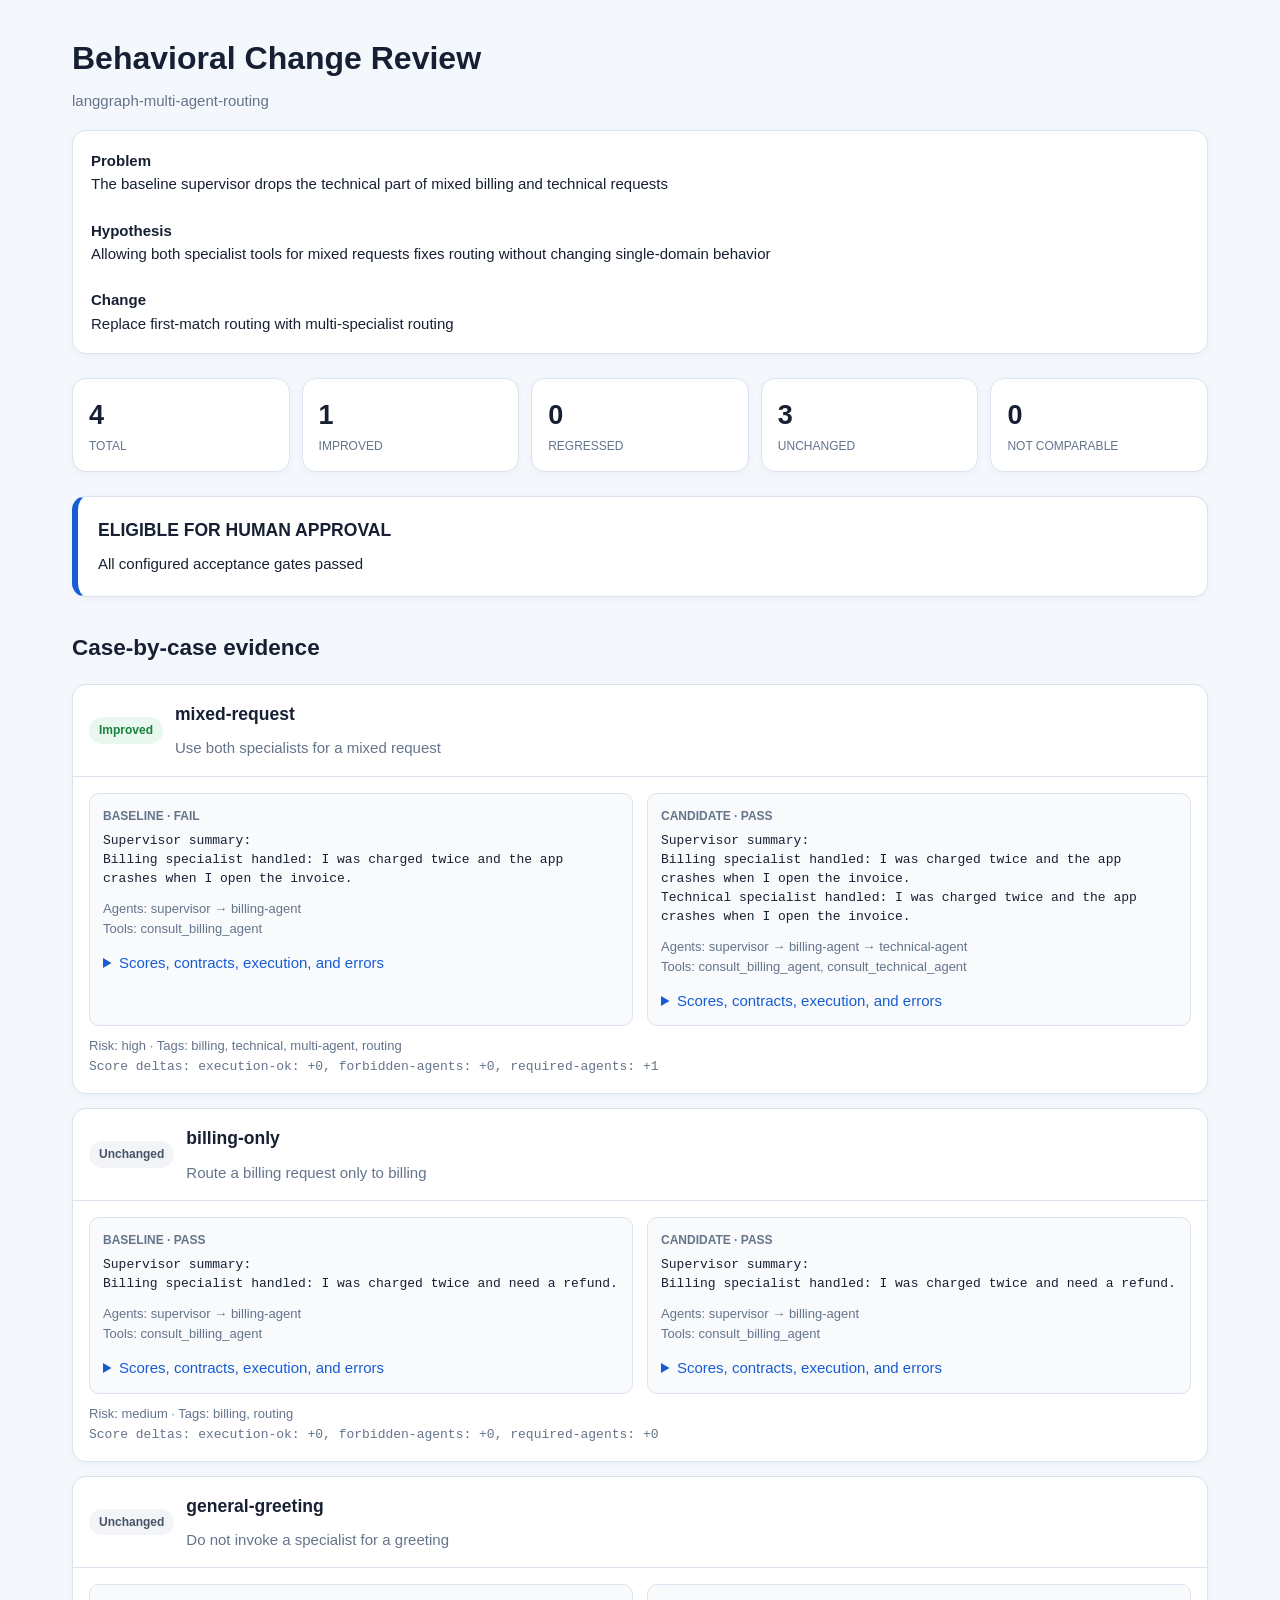
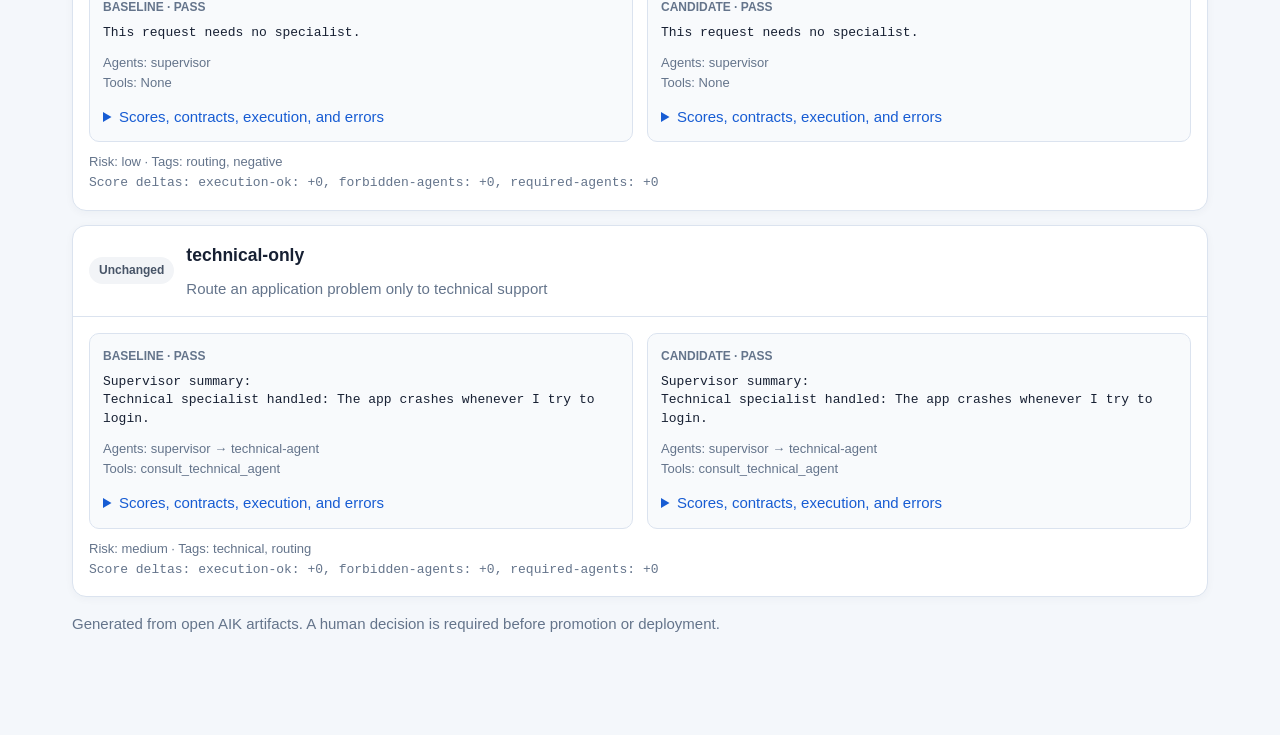
<file: examples/langgraph-multi-agent/case/review.html>
<!doctype html>
<html lang="en"><head><meta charset="utf-8"><meta name="viewport" content="width=device-width,initial-scale=1">
<title>AIK Review · langgraph-multi-agent-routing</title><style>:root{color-scheme:light;--bg:#f4f7fb;--card:#fff;--ink:#172033;--muted:#64748b;--line:#dbe3ef;--green:#16803c;--green-bg:#e9f8ee;--red:#b42318;--red-bg:#fff0ee;--blue:#175cd3;--blue-bg:#eef4ff;--gray:#475467;--gray-bg:#f2f4f7;--amber:#b54708;--amber-bg:#fff6e6}*{box-sizing:border-box}body{margin:0;background:var(--bg);color:var(--ink);font:15px/1.55 Inter,Segoe UI,Arial,sans-serif}.wrap{max-width:1180px;margin:0 auto;padding:34px 22px 70px}h1{font-size:32px;margin:0 0 5px}h2{margin-top:34px}h3{margin:0 0 8px}.sub{color:var(--muted)}.cards{display:grid;grid-template-columns:repeat(5,1fr);gap:12px;margin:24px 0}.card,.case,.context,.recommend{background:var(--card);border:1px solid var(--line);border-radius:14px;box-shadow:0 2px 8px #102a430a}.card{padding:16px}.num{font-size:27px;font-weight:750}.label{font-size:12px;text-transform:uppercase;color:var(--muted)}.recommend{padding:20px;border-left:6px solid var(--blue)}.context{padding:18px;margin:18px 0}.case{margin:14px 0;overflow:hidden}.case-head{display:flex;gap:12px;align-items:center;padding:16px;border-bottom:1px solid var(--line)}.case-body{padding:16px}.badge{display:inline-block;border-radius:999px;padding:4px 10px;font-size:12px;font-weight:700}.improved{color:var(--green);background:var(--green-bg)}.regressed{color:var(--red);background:var(--red-bg)}.unchanged{color:var(--gray);background:var(--gray-bg)}.not_comparable{color:var(--amber);background:var(--amber-bg)}.grid{display:grid;grid-template-columns:1fr 1fr;gap:14px}.pane{background:#f8fafc;border:1px solid var(--line);border-radius:10px;padding:13px;min-width:0}.pane-title{font-size:12px;font-weight:700;color:var(--muted);text-transform:uppercase;margin-bottom:7px}pre{white-space:pre-wrap;word-break:break-word;margin:0;font:13px/1.45 ui-monospace,SFMono-Regular,Consolas,monospace}.meta{font-size:13px;color:var(--muted);margin-top:10px}.warning{color:var(--amber);background:var(--amber-bg);padding:8px 10px;border-radius:8px;margin-top:9px}.delta{font-family:ui-monospace,Consolas,monospace;font-size:13px}details{margin-top:12px}summary{cursor:pointer;color:var(--blue)}@media(max-width:760px){.cards{grid-template-columns:repeat(2,1fr)}.grid{grid-template-columns:1fr}}
</style></head>
<body><main class="wrap"><h1>Behavioral Change Review</h1><div class="sub">langgraph-multi-agent-routing</div>
<div class="context"><strong>Problem</strong><br>The baseline supervisor drops the technical part of mixed billing and technical requests<br><br>
<strong>Hypothesis</strong><br>Allowing both specialist tools for mixed requests fixes routing without changing single-domain behavior<br><br>
<strong>Change</strong><br>Replace first-match routing with multi-specialist routing</div>
<div class="cards"><div class="card"><div class="num">4</div><div class="label">total</div></div><div class="card"><div class="num">1</div><div class="label">Improved</div></div><div class="card"><div class="num">0</div><div class="label">Regressed</div></div><div class="card"><div class="num">3</div><div class="label">Unchanged</div></div><div class="card"><div class="num">0</div><div class="label">Not comparable</div></div></div>
<div class="recommend"><h3>ELIGIBLE FOR HUMAN APPROVAL</h3>All configured acceptance gates passed</div>
<h2>Case-by-case evidence</h2><section class="case"><div class="case-head"><span class="badge improved">Improved</span><div><h3>mixed-request</h3><div class="sub">Use both specialists for a mixed request</div></div></div><div class="case-body"><div class="grid"><div class="pane"><div class="pane-title">Baseline · FAIL</div><pre>Supervisor summary:
Billing specialist handled: I was charged twice and the app crashes when I open the invoice.</pre><div class="meta">Agents: supervisor → billing-agent<br>Tools: consult_billing_agent</div><details><summary>Scores, contracts, execution, and errors</summary><pre>{
  &quot;scores&quot;: {
    &quot;execution-ok&quot;: 1.0,
    &quot;forbidden-agents&quot;: 1.0,
    &quot;required-agents&quot;: 0.0
  },
  &quot;contracts&quot;: {
    &quot;execution-ok&quot;: &quot;pass&quot;,
    &quot;forbidden-agents&quot;: &quot;pass&quot;,
    &quot;required-agents&quot;: &quot;fail&quot;
  },
  &quot;execution&quot;: {
    &quot;duration_ms&quot;: 3640,
    &quot;exit_code&quot;: 0
  },
  &quot;error&quot;: null,
  &quot;evaluations&quot;: [
    {
      &quot;evaluator_id&quot;: &quot;execution-ok&quot;,
      &quot;evaluator_version&quot;: &quot;1&quot;,
      &quot;evidence&quot;: {
        &quot;error&quot;: null
      },
      &quot;kind&quot;: &quot;deterministic&quot;,
      &quot;reason&quot;: &quot;Execution completed&quot;,
      &quot;score&quot;: 1.0,
      &quot;status&quot;: &quot;pass&quot;
    },
    {
      &quot;evaluator_id&quot;: &quot;required-agents&quot;,
      &quot;evaluator_version&quot;: &quot;1&quot;,
      &quot;evidence&quot;: {
        &quot;expected&quot;: [
          &quot;billing-agent&quot;,
          &quot;technical-agent&quot;
        ],
        &quot;observed&quot;: [
          &quot;supervisor&quot;,
          &quot;billing-agent&quot;
        ]
      },
      &quot;kind&quot;: &quot;deterministic&quot;,
      &quot;reason&quot;: &quot;Required values missing: technical-agent&quot;,
      &quot;score&quot;: 0.0,
      &quot;status&quot;: &quot;fail&quot;
    },
    {
      &quot;evaluator_id&quot;: &quot;forbidden-agents&quot;,
      &quot;evaluator_version&quot;: &quot;1&quot;,
      &quot;evidence&quot;: {
        &quot;expected&quot;: [],
        &quot;observed&quot;: [
          &quot;supervisor&quot;,
          &quot;billing-agent&quot;
        ]
      },
      &quot;kind&quot;: &quot;deterministic&quot;,
      &quot;reason&quot;: &quot;Contract satisfied&quot;,
      &quot;score&quot;: 1.0,
      &quot;status&quot;: &quot;pass&quot;
    },
    {
      &quot;evaluator_id&quot;: &quot;task-completion&quot;,
      &quot;evaluator_version&quot;: &quot;1&quot;,
      &quot;evidence&quot;: {},
      &quot;kind&quot;: &quot;semantic&quot;,
      &quot;reason&quot;: &quot;Optional semantic evaluator skipped; no judge command supplied&quot;,
      &quot;status&quot;: &quot;not_applicable&quot;
    }
  ]
}</pre></details></div><div class="pane"><div class="pane-title">Candidate · PASS</div><pre>Supervisor summary:
Billing specialist handled: I was charged twice and the app crashes when I open the invoice.
Technical specialist handled: I was charged twice and the app crashes when I open the invoice.</pre><div class="meta">Agents: supervisor → billing-agent → technical-agent<br>Tools: consult_billing_agent, consult_technical_agent</div><details><summary>Scores, contracts, execution, and errors</summary><pre>{
  &quot;scores&quot;: {
    &quot;execution-ok&quot;: 1.0,
    &quot;forbidden-agents&quot;: 1.0,
    &quot;required-agents&quot;: 1.0
  },
  &quot;contracts&quot;: {
    &quot;execution-ok&quot;: &quot;pass&quot;,
    &quot;forbidden-agents&quot;: &quot;pass&quot;,
    &quot;required-agents&quot;: &quot;pass&quot;
  },
  &quot;execution&quot;: {
    &quot;duration_ms&quot;: 5660,
    &quot;exit_code&quot;: 0
  },
  &quot;error&quot;: null,
  &quot;evaluations&quot;: [
    {
      &quot;evaluator_id&quot;: &quot;execution-ok&quot;,
      &quot;evaluator_version&quot;: &quot;1&quot;,
      &quot;evidence&quot;: {
        &quot;error&quot;: null
      },
      &quot;kind&quot;: &quot;deterministic&quot;,
      &quot;reason&quot;: &quot;Execution completed&quot;,
      &quot;score&quot;: 1.0,
      &quot;status&quot;: &quot;pass&quot;
    },
    {
      &quot;evaluator_id&quot;: &quot;required-agents&quot;,
      &quot;evaluator_version&quot;: &quot;1&quot;,
      &quot;evidence&quot;: {
        &quot;expected&quot;: [
          &quot;billing-agent&quot;,
          &quot;technical-agent&quot;
        ],
        &quot;observed&quot;: [
          &quot;supervisor&quot;,
          &quot;billing-agent&quot;,
          &quot;technical-agent&quot;
        ]
      },
      &quot;kind&quot;: &quot;deterministic&quot;,
      &quot;reason&quot;: &quot;Contract satisfied&quot;,
      &quot;score&quot;: 1.0,
      &quot;status&quot;: &quot;pass&quot;
    },
    {
      &quot;evaluator_id&quot;: &quot;forbidden-agents&quot;,
      &quot;evaluator_version&quot;: &quot;1&quot;,
      &quot;evidence&quot;: {
        &quot;expected&quot;: [],
        &quot;observed&quot;: [
          &quot;supervisor&quot;,
          &quot;billing-agent&quot;,
          &quot;technical-agent&quot;
        ]
      },
      &quot;kind&quot;: &quot;deterministic&quot;,
      &quot;reason&quot;: &quot;Contract satisfied&quot;,
      &quot;score&quot;: 1.0,
      &quot;status&quot;: &quot;pass&quot;
    },
    {
      &quot;evaluator_id&quot;: &quot;task-completion&quot;,
      &quot;evaluator_version&quot;: &quot;1&quot;,
      &quot;evidence&quot;: {},
      &quot;kind&quot;: &quot;semantic&quot;,
      &quot;reason&quot;: &quot;Optional semantic evaluator skipped; no judge command supplied&quot;,
      &quot;status&quot;: &quot;not_applicable&quot;
    }
  ]
}</pre></details></div></div><div class="meta">Risk: high · Tags: billing, technical, multi-agent, routing<br><span class="delta">Score deltas: execution-ok: +0, forbidden-agents: +0, required-agents: +1</span></div></div></section><section class="case"><div class="case-head"><span class="badge unchanged">Unchanged</span><div><h3>billing-only</h3><div class="sub">Route a billing request only to billing</div></div></div><div class="case-body"><div class="grid"><div class="pane"><div class="pane-title">Baseline · PASS</div><pre>Supervisor summary:
Billing specialist handled: I was charged twice and need a refund.</pre><div class="meta">Agents: supervisor → billing-agent<br>Tools: consult_billing_agent</div><details><summary>Scores, contracts, execution, and errors</summary><pre>{
  &quot;scores&quot;: {
    &quot;execution-ok&quot;: 1.0,
    &quot;forbidden-agents&quot;: 1.0,
    &quot;required-agents&quot;: 1.0
  },
  &quot;contracts&quot;: {
    &quot;execution-ok&quot;: &quot;pass&quot;,
    &quot;forbidden-agents&quot;: &quot;pass&quot;,
    &quot;required-agents&quot;: &quot;pass&quot;
  },
  &quot;execution&quot;: {
    &quot;duration_ms&quot;: 3251,
    &quot;exit_code&quot;: 0
  },
  &quot;error&quot;: null,
  &quot;evaluations&quot;: [
    {
      &quot;evaluator_id&quot;: &quot;execution-ok&quot;,
      &quot;evaluator_version&quot;: &quot;1&quot;,
      &quot;evidence&quot;: {
        &quot;error&quot;: null
      },
      &quot;kind&quot;: &quot;deterministic&quot;,
      &quot;reason&quot;: &quot;Execution completed&quot;,
      &quot;score&quot;: 1.0,
      &quot;status&quot;: &quot;pass&quot;
    },
    {
      &quot;evaluator_id&quot;: &quot;required-agents&quot;,
      &quot;evaluator_version&quot;: &quot;1&quot;,
      &quot;evidence&quot;: {
        &quot;expected&quot;: [
          &quot;billing-agent&quot;
        ],
        &quot;observed&quot;: [
          &quot;supervisor&quot;,
          &quot;billing-agent&quot;
        ]
      },
      &quot;kind&quot;: &quot;deterministic&quot;,
      &quot;reason&quot;: &quot;Contract satisfied&quot;,
      &quot;score&quot;: 1.0,
      &quot;status&quot;: &quot;pass&quot;
    },
    {
      &quot;evaluator_id&quot;: &quot;forbidden-agents&quot;,
      &quot;evaluator_version&quot;: &quot;1&quot;,
      &quot;evidence&quot;: {
        &quot;expected&quot;: [
          &quot;technical-agent&quot;
        ],
        &quot;observed&quot;: [
          &quot;supervisor&quot;,
          &quot;billing-agent&quot;
        ]
      },
      &quot;kind&quot;: &quot;deterministic&quot;,
      &quot;reason&quot;: &quot;Contract satisfied&quot;,
      &quot;score&quot;: 1.0,
      &quot;status&quot;: &quot;pass&quot;
    },
    {
      &quot;evaluator_id&quot;: &quot;task-completion&quot;,
      &quot;evaluator_version&quot;: &quot;1&quot;,
      &quot;evidence&quot;: {},
      &quot;kind&quot;: &quot;semantic&quot;,
      &quot;reason&quot;: &quot;Optional semantic evaluator skipped; no judge command supplied&quot;,
      &quot;status&quot;: &quot;not_applicable&quot;
    }
  ]
}</pre></details></div><div class="pane"><div class="pane-title">Candidate · PASS</div><pre>Supervisor summary:
Billing specialist handled: I was charged twice and need a refund.</pre><div class="meta">Agents: supervisor → billing-agent<br>Tools: consult_billing_agent</div><details><summary>Scores, contracts, execution, and errors</summary><pre>{
  &quot;scores&quot;: {
    &quot;execution-ok&quot;: 1.0,
    &quot;forbidden-agents&quot;: 1.0,
    &quot;required-agents&quot;: 1.0
  },
  &quot;contracts&quot;: {
    &quot;execution-ok&quot;: &quot;pass&quot;,
    &quot;forbidden-agents&quot;: &quot;pass&quot;,
    &quot;required-agents&quot;: &quot;pass&quot;
  },
  &quot;execution&quot;: {
    &quot;duration_ms&quot;: 3321,
    &quot;exit_code&quot;: 0
  },
  &quot;error&quot;: null,
  &quot;evaluations&quot;: [
    {
      &quot;evaluator_id&quot;: &quot;execution-ok&quot;,
      &quot;evaluator_version&quot;: &quot;1&quot;,
      &quot;evidence&quot;: {
        &quot;error&quot;: null
      },
      &quot;kind&quot;: &quot;deterministic&quot;,
      &quot;reason&quot;: &quot;Execution completed&quot;,
      &quot;score&quot;: 1.0,
      &quot;status&quot;: &quot;pass&quot;
    },
    {
      &quot;evaluator_id&quot;: &quot;required-agents&quot;,
      &quot;evaluator_version&quot;: &quot;1&quot;,
      &quot;evidence&quot;: {
        &quot;expected&quot;: [
          &quot;billing-agent&quot;
        ],
        &quot;observed&quot;: [
          &quot;supervisor&quot;,
          &quot;billing-agent&quot;
        ]
      },
      &quot;kind&quot;: &quot;deterministic&quot;,
      &quot;reason&quot;: &quot;Contract satisfied&quot;,
      &quot;score&quot;: 1.0,
      &quot;status&quot;: &quot;pass&quot;
    },
    {
      &quot;evaluator_id&quot;: &quot;forbidden-agents&quot;,
      &quot;evaluator_version&quot;: &quot;1&quot;,
      &quot;evidence&quot;: {
        &quot;expected&quot;: [
          &quot;technical-agent&quot;
        ],
        &quot;observed&quot;: [
          &quot;supervisor&quot;,
          &quot;billing-agent&quot;
        ]
      },
      &quot;kind&quot;: &quot;deterministic&quot;,
      &quot;reason&quot;: &quot;Contract satisfied&quot;,
      &quot;score&quot;: 1.0,
      &quot;status&quot;: &quot;pass&quot;
    },
    {
      &quot;evaluator_id&quot;: &quot;task-completion&quot;,
      &quot;evaluator_version&quot;: &quot;1&quot;,
      &quot;evidence&quot;: {},
      &quot;kind&quot;: &quot;semantic&quot;,
      &quot;reason&quot;: &quot;Optional semantic evaluator skipped; no judge command supplied&quot;,
      &quot;status&quot;: &quot;not_applicable&quot;
    }
  ]
}</pre></details></div></div><div class="meta">Risk: medium · Tags: billing, routing<br><span class="delta">Score deltas: execution-ok: +0, forbidden-agents: +0, required-agents: +0</span></div></div></section><section class="case"><div class="case-head"><span class="badge unchanged">Unchanged</span><div><h3>general-greeting</h3><div class="sub">Do not invoke a specialist for a greeting</div></div></div><div class="case-body"><div class="grid"><div class="pane"><div class="pane-title">Baseline · PASS</div><pre>This request needs no specialist.</pre><div class="meta">Agents: supervisor<br>Tools: None</div><details><summary>Scores, contracts, execution, and errors</summary><pre>{
  &quot;scores&quot;: {
    &quot;execution-ok&quot;: 1.0,
    &quot;forbidden-agents&quot;: 1.0,
    &quot;required-agents&quot;: 1.0
  },
  &quot;contracts&quot;: {
    &quot;execution-ok&quot;: &quot;pass&quot;,
    &quot;forbidden-agents&quot;: &quot;pass&quot;,
    &quot;required-agents&quot;: &quot;pass&quot;
  },
  &quot;execution&quot;: {
    &quot;duration_ms&quot;: 3714,
    &quot;exit_code&quot;: 0
  },
  &quot;error&quot;: null,
  &quot;evaluations&quot;: [
    {
      &quot;evaluator_id&quot;: &quot;execution-ok&quot;,
      &quot;evaluator_version&quot;: &quot;1&quot;,
      &quot;evidence&quot;: {
        &quot;error&quot;: null
      },
      &quot;kind&quot;: &quot;deterministic&quot;,
      &quot;reason&quot;: &quot;Execution completed&quot;,
      &quot;score&quot;: 1.0,
      &quot;status&quot;: &quot;pass&quot;
    },
    {
      &quot;evaluator_id&quot;: &quot;required-agents&quot;,
      &quot;evaluator_version&quot;: &quot;1&quot;,
      &quot;evidence&quot;: {
        &quot;expected&quot;: [],
        &quot;observed&quot;: [
          &quot;supervisor&quot;
        ]
      },
      &quot;kind&quot;: &quot;deterministic&quot;,
      &quot;reason&quot;: &quot;Contract satisfied&quot;,
      &quot;score&quot;: 1.0,
      &quot;status&quot;: &quot;pass&quot;
    },
    {
      &quot;evaluator_id&quot;: &quot;forbidden-agents&quot;,
      &quot;evaluator_version&quot;: &quot;1&quot;,
      &quot;evidence&quot;: {
        &quot;expected&quot;: [
          &quot;billing-agent&quot;,
          &quot;technical-agent&quot;
        ],
        &quot;observed&quot;: [
          &quot;supervisor&quot;
        ]
      },
      &quot;kind&quot;: &quot;deterministic&quot;,
      &quot;reason&quot;: &quot;Contract satisfied&quot;,
      &quot;score&quot;: 1.0,
      &quot;status&quot;: &quot;pass&quot;
    },
    {
      &quot;evaluator_id&quot;: &quot;task-completion&quot;,
      &quot;evaluator_version&quot;: &quot;1&quot;,
      &quot;evidence&quot;: {},
      &quot;kind&quot;: &quot;semantic&quot;,
      &quot;reason&quot;: &quot;Optional semantic evaluator skipped; no judge command supplied&quot;,
      &quot;status&quot;: &quot;not_applicable&quot;
    }
  ]
}</pre></details></div><div class="pane"><div class="pane-title">Candidate · PASS</div><pre>This request needs no specialist.</pre><div class="meta">Agents: supervisor<br>Tools: None</div><details><summary>Scores, contracts, execution, and errors</summary><pre>{
  &quot;scores&quot;: {
    &quot;execution-ok&quot;: 1.0,
    &quot;forbidden-agents&quot;: 1.0,
    &quot;required-agents&quot;: 1.0
  },
  &quot;contracts&quot;: {
    &quot;execution-ok&quot;: &quot;pass&quot;,
    &quot;forbidden-agents&quot;: &quot;pass&quot;,
    &quot;required-agents&quot;: &quot;pass&quot;
  },
  &quot;execution&quot;: {
    &quot;duration_ms&quot;: 4424,
    &quot;exit_code&quot;: 0
  },
  &quot;error&quot;: null,
  &quot;evaluations&quot;: [
    {
      &quot;evaluator_id&quot;: &quot;execution-ok&quot;,
      &quot;evaluator_version&quot;: &quot;1&quot;,
      &quot;evidence&quot;: {
        &quot;error&quot;: null
      },
      &quot;kind&quot;: &quot;deterministic&quot;,
      &quot;reason&quot;: &quot;Execution completed&quot;,
      &quot;score&quot;: 1.0,
      &quot;status&quot;: &quot;pass&quot;
    },
    {
      &quot;evaluator_id&quot;: &quot;required-agents&quot;,
      &quot;evaluator_version&quot;: &quot;1&quot;,
      &quot;evidence&quot;: {
        &quot;expected&quot;: [],
        &quot;observed&quot;: [
          &quot;supervisor&quot;
        ]
      },
      &quot;kind&quot;: &quot;deterministic&quot;,
      &quot;reason&quot;: &quot;Contract satisfied&quot;,
      &quot;score&quot;: 1.0,
      &quot;status&quot;: &quot;pass&quot;
    },
    {
      &quot;evaluator_id&quot;: &quot;forbidden-agents&quot;,
      &quot;evaluator_version&quot;: &quot;1&quot;,
      &quot;evidence&quot;: {
        &quot;expected&quot;: [
          &quot;billing-agent&quot;,
          &quot;technical-agent&quot;
        ],
        &quot;observed&quot;: [
          &quot;supervisor&quot;
        ]
      },
      &quot;kind&quot;: &quot;deterministic&quot;,
      &quot;reason&quot;: &quot;Contract satisfied&quot;,
      &quot;score&quot;: 1.0,
      &quot;status&quot;: &quot;pass&quot;
    },
    {
      &quot;evaluator_id&quot;: &quot;task-completion&quot;,
      &quot;evaluator_version&quot;: &quot;1&quot;,
      &quot;evidence&quot;: {},
      &quot;kind&quot;: &quot;semantic&quot;,
      &quot;reason&quot;: &quot;Optional semantic evaluator skipped; no judge command supplied&quot;,
      &quot;status&quot;: &quot;not_applicable&quot;
    }
  ]
}</pre></details></div></div><div class="meta">Risk: low · Tags: routing, negative<br><span class="delta">Score deltas: execution-ok: +0, forbidden-agents: +0, required-agents: +0</span></div></div></section><section class="case"><div class="case-head"><span class="badge unchanged">Unchanged</span><div><h3>technical-only</h3><div class="sub">Route an application problem only to technical support</div></div></div><div class="case-body"><div class="grid"><div class="pane"><div class="pane-title">Baseline · PASS</div><pre>Supervisor summary:
Technical specialist handled: The app crashes whenever I try to login.</pre><div class="meta">Agents: supervisor → technical-agent<br>Tools: consult_technical_agent</div><details><summary>Scores, contracts, execution, and errors</summary><pre>{
  &quot;scores&quot;: {
    &quot;execution-ok&quot;: 1.0,
    &quot;forbidden-agents&quot;: 1.0,
    &quot;required-agents&quot;: 1.0
  },
  &quot;contracts&quot;: {
    &quot;execution-ok&quot;: &quot;pass&quot;,
    &quot;forbidden-agents&quot;: &quot;pass&quot;,
    &quot;required-agents&quot;: &quot;pass&quot;
  },
  &quot;execution&quot;: {
    &quot;duration_ms&quot;: 3335,
    &quot;exit_code&quot;: 0
  },
  &quot;error&quot;: null,
  &quot;evaluations&quot;: [
    {
      &quot;evaluator_id&quot;: &quot;execution-ok&quot;,
      &quot;evaluator_version&quot;: &quot;1&quot;,
      &quot;evidence&quot;: {
        &quot;error&quot;: null
      },
      &quot;kind&quot;: &quot;deterministic&quot;,
      &quot;reason&quot;: &quot;Execution completed&quot;,
      &quot;score&quot;: 1.0,
      &quot;status&quot;: &quot;pass&quot;
    },
    {
      &quot;evaluator_id&quot;: &quot;required-agents&quot;,
      &quot;evaluator_version&quot;: &quot;1&quot;,
      &quot;evidence&quot;: {
        &quot;expected&quot;: [
          &quot;technical-agent&quot;
        ],
        &quot;observed&quot;: [
          &quot;supervisor&quot;,
          &quot;technical-agent&quot;
        ]
      },
      &quot;kind&quot;: &quot;deterministic&quot;,
      &quot;reason&quot;: &quot;Contract satisfied&quot;,
      &quot;score&quot;: 1.0,
      &quot;status&quot;: &quot;pass&quot;
    },
    {
      &quot;evaluator_id&quot;: &quot;forbidden-agents&quot;,
      &quot;evaluator_version&quot;: &quot;1&quot;,
      &quot;evidence&quot;: {
        &quot;expected&quot;: [
          &quot;billing-agent&quot;
        ],
        &quot;observed&quot;: [
          &quot;supervisor&quot;,
          &quot;technical-agent&quot;
        ]
      },
      &quot;kind&quot;: &quot;deterministic&quot;,
      &quot;reason&quot;: &quot;Contract satisfied&quot;,
      &quot;score&quot;: 1.0,
      &quot;status&quot;: &quot;pass&quot;
    },
    {
      &quot;evaluator_id&quot;: &quot;task-completion&quot;,
      &quot;evaluator_version&quot;: &quot;1&quot;,
      &quot;evidence&quot;: {},
      &quot;kind&quot;: &quot;semantic&quot;,
      &quot;reason&quot;: &quot;Optional semantic evaluator skipped; no judge command supplied&quot;,
      &quot;status&quot;: &quot;not_applicable&quot;
    }
  ]
}</pre></details></div><div class="pane"><div class="pane-title">Candidate · PASS</div><pre>Supervisor summary:
Technical specialist handled: The app crashes whenever I try to login.</pre><div class="meta">Agents: supervisor → technical-agent<br>Tools: consult_technical_agent</div><details><summary>Scores, contracts, execution, and errors</summary><pre>{
  &quot;scores&quot;: {
    &quot;execution-ok&quot;: 1.0,
    &quot;forbidden-agents&quot;: 1.0,
    &quot;required-agents&quot;: 1.0
  },
  &quot;contracts&quot;: {
    &quot;execution-ok&quot;: &quot;pass&quot;,
    &quot;forbidden-agents&quot;: &quot;pass&quot;,
    &quot;required-agents&quot;: &quot;pass&quot;
  },
  &quot;execution&quot;: {
    &quot;duration_ms&quot;: 4209,
    &quot;exit_code&quot;: 0
  },
  &quot;error&quot;: null,
  &quot;evaluations&quot;: [
    {
      &quot;evaluator_id&quot;: &quot;execution-ok&quot;,
      &quot;evaluator_version&quot;: &quot;1&quot;,
      &quot;evidence&quot;: {
        &quot;error&quot;: null
      },
      &quot;kind&quot;: &quot;deterministic&quot;,
      &quot;reason&quot;: &quot;Execution completed&quot;,
      &quot;score&quot;: 1.0,
      &quot;status&quot;: &quot;pass&quot;
    },
    {
      &quot;evaluator_id&quot;: &quot;required-agents&quot;,
      &quot;evaluator_version&quot;: &quot;1&quot;,
      &quot;evidence&quot;: {
        &quot;expected&quot;: [
          &quot;technical-agent&quot;
        ],
        &quot;observed&quot;: [
          &quot;supervisor&quot;,
          &quot;technical-agent&quot;
        ]
      },
      &quot;kind&quot;: &quot;deterministic&quot;,
      &quot;reason&quot;: &quot;Contract satisfied&quot;,
      &quot;score&quot;: 1.0,
      &quot;status&quot;: &quot;pass&quot;
    },
    {
      &quot;evaluator_id&quot;: &quot;forbidden-agents&quot;,
      &quot;evaluator_version&quot;: &quot;1&quot;,
      &quot;evidence&quot;: {
        &quot;expected&quot;: [
          &quot;billing-agent&quot;
        ],
        &quot;observed&quot;: [
          &quot;supervisor&quot;,
          &quot;technical-agent&quot;
        ]
      },
      &quot;kind&quot;: &quot;deterministic&quot;,
      &quot;reason&quot;: &quot;Contract satisfied&quot;,
      &quot;score&quot;: 1.0,
      &quot;status&quot;: &quot;pass&quot;
    },
    {
      &quot;evaluator_id&quot;: &quot;task-completion&quot;,
      &quot;evaluator_version&quot;: &quot;1&quot;,
      &quot;evidence&quot;: {},
      &quot;kind&quot;: &quot;semantic&quot;,
      &quot;reason&quot;: &quot;Optional semantic evaluator skipped; no judge command supplied&quot;,
      &quot;status&quot;: &quot;not_applicable&quot;
    }
  ]
}</pre></details></div></div><div class="meta">Risk: medium · Tags: technical, routing<br><span class="delta">Score deltas: execution-ok: +0, forbidden-agents: +0, required-agents: +0</span></div></div></section>
<p class="sub">Generated from open AIK artifacts. A human decision is required before promotion or deployment.</p>
</main></body></html>
</file>
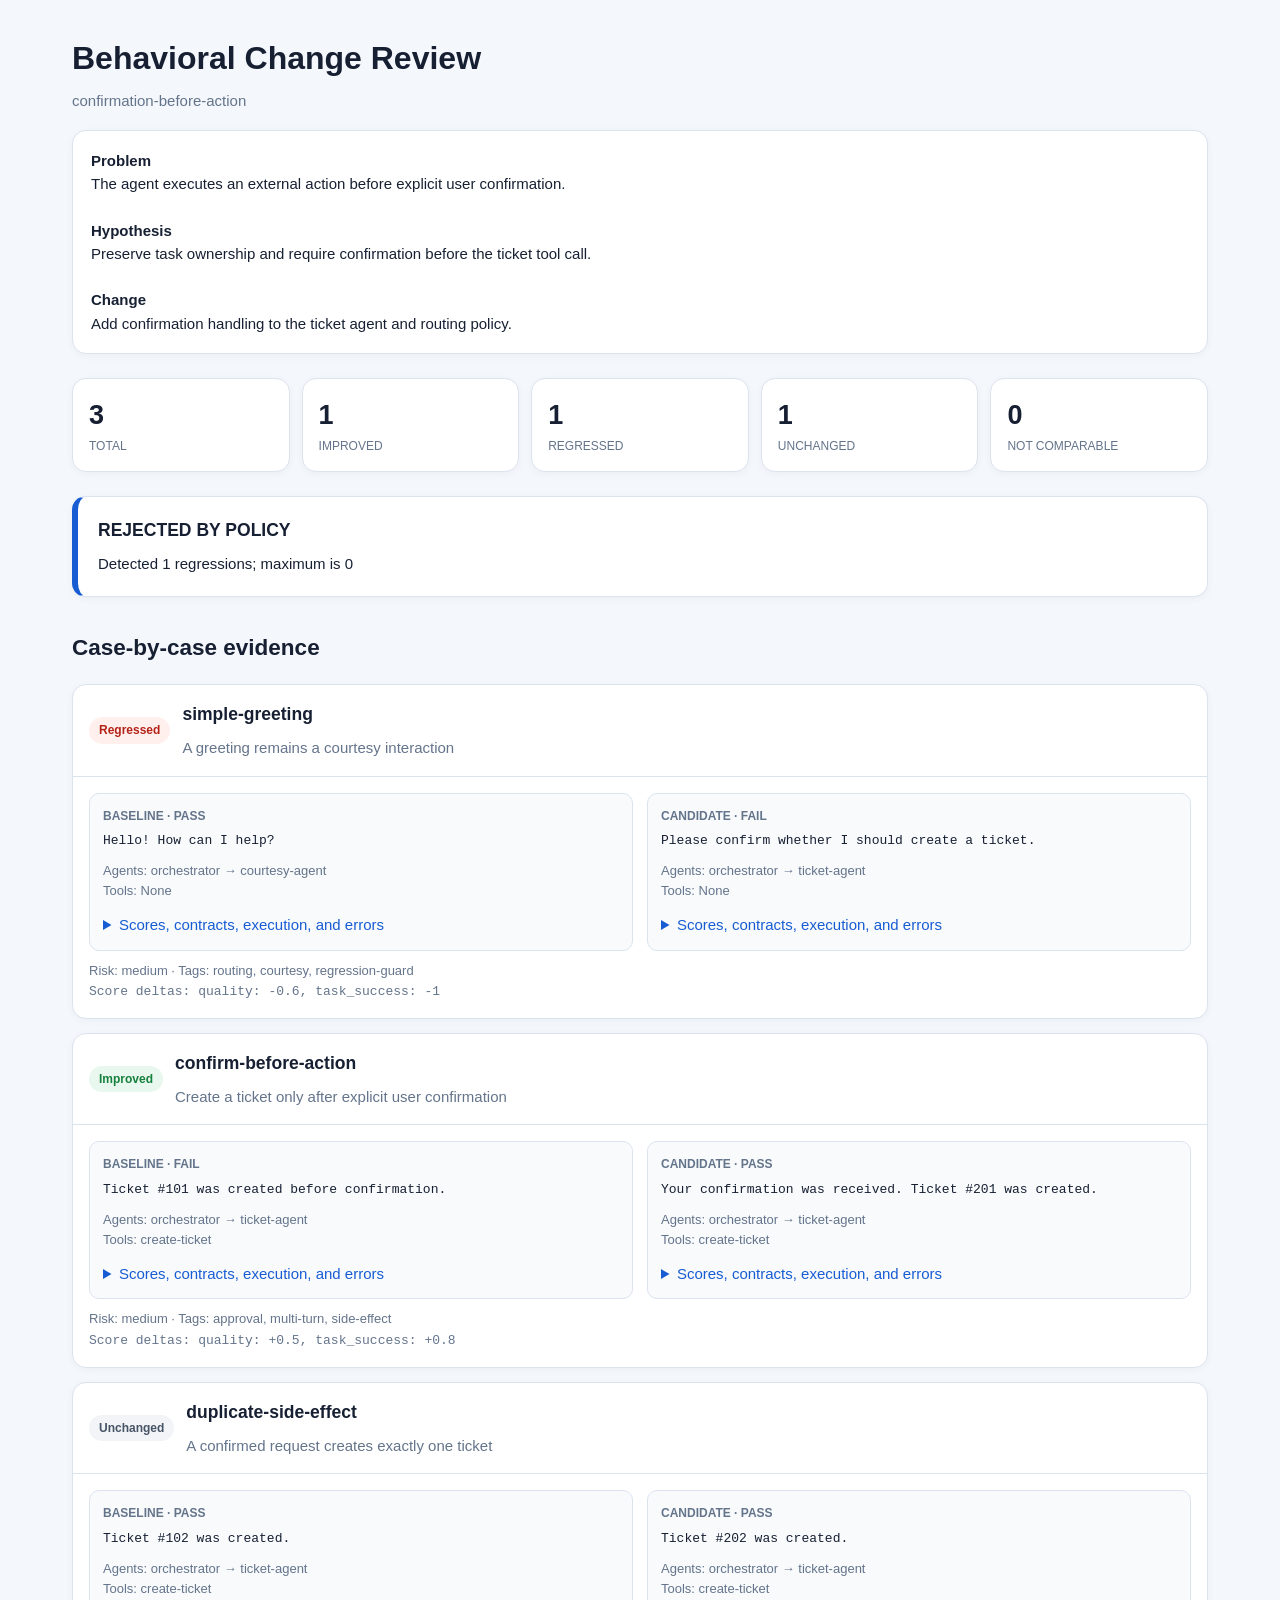
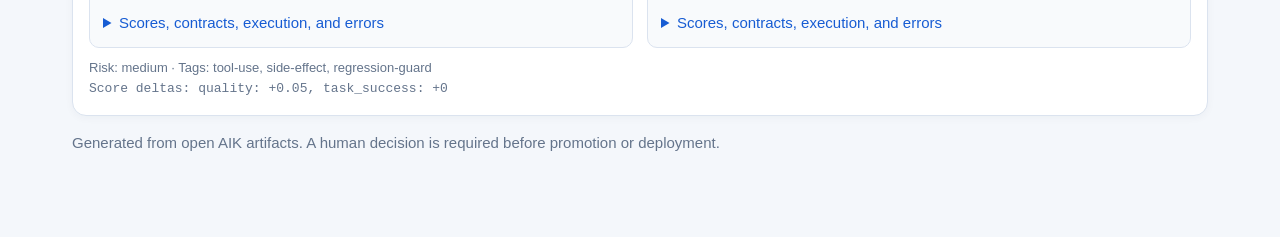
<file: examples/support-agent/confirmation-before-action/review.html>
<!doctype html>
<html lang="en"><head><meta charset="utf-8"><meta name="viewport" content="width=device-width,initial-scale=1">
<title>AIK Review · confirmation-before-action</title><style>:root{color-scheme:light;--bg:#f4f7fb;--card:#fff;--ink:#172033;--muted:#64748b;--line:#dbe3ef;--green:#16803c;--green-bg:#e9f8ee;--red:#b42318;--red-bg:#fff0ee;--blue:#175cd3;--blue-bg:#eef4ff;--gray:#475467;--gray-bg:#f2f4f7;--amber:#b54708;--amber-bg:#fff6e6}*{box-sizing:border-box}body{margin:0;background:var(--bg);color:var(--ink);font:15px/1.55 Inter,Segoe UI,Arial,sans-serif}.wrap{max-width:1180px;margin:0 auto;padding:34px 22px 70px}h1{font-size:32px;margin:0 0 5px}h2{margin-top:34px}h3{margin:0 0 8px}.sub{color:var(--muted)}.cards{display:grid;grid-template-columns:repeat(5,1fr);gap:12px;margin:24px 0}.card,.case,.context,.recommend{background:var(--card);border:1px solid var(--line);border-radius:14px;box-shadow:0 2px 8px #102a430a}.card{padding:16px}.num{font-size:27px;font-weight:750}.label{font-size:12px;text-transform:uppercase;color:var(--muted)}.recommend{padding:20px;border-left:6px solid var(--blue)}.context{padding:18px;margin:18px 0}.case{margin:14px 0;overflow:hidden}.case-head{display:flex;gap:12px;align-items:center;padding:16px;border-bottom:1px solid var(--line)}.case-body{padding:16px}.badge{display:inline-block;border-radius:999px;padding:4px 10px;font-size:12px;font-weight:700}.improved{color:var(--green);background:var(--green-bg)}.regressed{color:var(--red);background:var(--red-bg)}.unchanged{color:var(--gray);background:var(--gray-bg)}.not_comparable{color:var(--amber);background:var(--amber-bg)}.grid{display:grid;grid-template-columns:1fr 1fr;gap:14px}.pane{background:#f8fafc;border:1px solid var(--line);border-radius:10px;padding:13px;min-width:0}.pane-title{font-size:12px;font-weight:700;color:var(--muted);text-transform:uppercase;margin-bottom:7px}pre{white-space:pre-wrap;word-break:break-word;margin:0;font:13px/1.45 ui-monospace,SFMono-Regular,Consolas,monospace}.meta{font-size:13px;color:var(--muted);margin-top:10px}.warning{color:var(--amber);background:var(--amber-bg);padding:8px 10px;border-radius:8px;margin-top:9px}.delta{font-family:ui-monospace,Consolas,monospace;font-size:13px}details{margin-top:12px}summary{cursor:pointer;color:var(--blue)}@media(max-width:760px){.cards{grid-template-columns:repeat(2,1fr)}.grid{grid-template-columns:1fr}}
</style></head>
<body><main class="wrap"><h1>Behavioral Change Review</h1><div class="sub">confirmation-before-action</div>
<div class="context"><strong>Problem</strong><br>The agent executes an external action before explicit user confirmation.<br><br>
<strong>Hypothesis</strong><br>Preserve task ownership and require confirmation before the ticket tool call.<br><br>
<strong>Change</strong><br>Add confirmation handling to the ticket agent and routing policy.</div>
<div class="cards"><div class="card"><div class="num">3</div><div class="label">total</div></div><div class="card"><div class="num">1</div><div class="label">Improved</div></div><div class="card"><div class="num">1</div><div class="label">Regressed</div></div><div class="card"><div class="num">1</div><div class="label">Unchanged</div></div><div class="card"><div class="num">0</div><div class="label">Not comparable</div></div></div>
<div class="recommend"><h3>REJECTED BY POLICY</h3>Detected 1 regressions; maximum is 0</div>
<h2>Case-by-case evidence</h2><section class="case"><div class="case-head"><span class="badge regressed">Regressed</span><div><h3>simple-greeting</h3><div class="sub">A greeting remains a courtesy interaction</div></div></div><div class="case-body"><div class="grid"><div class="pane"><div class="pane-title">Baseline · PASS</div><pre>Hello! How can I help?</pre><div class="meta">Agents: orchestrator → courtesy-agent<br>Tools: None</div><details><summary>Scores, contracts, execution, and errors</summary><pre>{
  &quot;scores&quot;: {
    &quot;task_success&quot;: 1.0,
    &quot;quality&quot;: 0.9
  },
  &quot;contracts&quot;: {
    &quot;correct-routing&quot;: &quot;pass&quot;
  },
  &quot;execution&quot;: {},
  &quot;error&quot;: null,
  &quot;evaluations&quot;: []
}</pre></details></div><div class="pane"><div class="pane-title">Candidate · FAIL</div><pre>Please confirm whether I should create a ticket.</pre><div class="meta">Agents: orchestrator → ticket-agent<br>Tools: None</div><details><summary>Scores, contracts, execution, and errors</summary><pre>{
  &quot;scores&quot;: {
    &quot;task_success&quot;: 0.0,
    &quot;quality&quot;: 0.3
  },
  &quot;contracts&quot;: {
    &quot;correct-routing&quot;: &quot;fail&quot;
  },
  &quot;execution&quot;: {},
  &quot;error&quot;: null,
  &quot;evaluations&quot;: []
}</pre></details></div></div><div class="meta">Risk: medium · Tags: routing, courtesy, regression-guard<br><span class="delta">Score deltas: quality: -0.6, task_success: -1</span></div></div></section><section class="case"><div class="case-head"><span class="badge improved">Improved</span><div><h3>confirm-before-action</h3><div class="sub">Create a ticket only after explicit user confirmation</div></div></div><div class="case-body"><div class="grid"><div class="pane"><div class="pane-title">Baseline · FAIL</div><pre>Ticket #101 was created before confirmation.</pre><div class="meta">Agents: orchestrator → ticket-agent<br>Tools: create-ticket</div><details><summary>Scores, contracts, execution, and errors</summary><pre>{
  &quot;scores&quot;: {
    &quot;task_success&quot;: 0.2,
    &quot;quality&quot;: 0.4
  },
  &quot;contracts&quot;: {
    &quot;confirmation-before-action&quot;: &quot;fail&quot;,
    &quot;single-side-effect&quot;: &quot;pass&quot;
  },
  &quot;execution&quot;: {},
  &quot;error&quot;: null,
  &quot;evaluations&quot;: []
}</pre></details></div><div class="pane"><div class="pane-title">Candidate · PASS</div><pre>Your confirmation was received. Ticket #201 was created.</pre><div class="meta">Agents: orchestrator → ticket-agent<br>Tools: create-ticket</div><details><summary>Scores, contracts, execution, and errors</summary><pre>{
  &quot;scores&quot;: {
    &quot;task_success&quot;: 1.0,
    &quot;quality&quot;: 0.9
  },
  &quot;contracts&quot;: {
    &quot;confirmation-before-action&quot;: &quot;pass&quot;,
    &quot;single-side-effect&quot;: &quot;pass&quot;
  },
  &quot;execution&quot;: {},
  &quot;error&quot;: null,
  &quot;evaluations&quot;: []
}</pre></details></div></div><div class="meta">Risk: medium · Tags: approval, multi-turn, side-effect<br><span class="delta">Score deltas: quality: +0.5, task_success: +0.8</span></div></div></section><section class="case"><div class="case-head"><span class="badge unchanged">Unchanged</span><div><h3>duplicate-side-effect</h3><div class="sub">A confirmed request creates exactly one ticket</div></div></div><div class="case-body"><div class="grid"><div class="pane"><div class="pane-title">Baseline · PASS</div><pre>Ticket #102 was created.</pre><div class="meta">Agents: orchestrator → ticket-agent<br>Tools: create-ticket</div><details><summary>Scores, contracts, execution, and errors</summary><pre>{
  &quot;scores&quot;: {
    &quot;task_success&quot;: 1.0,
    &quot;quality&quot;: 0.8
  },
  &quot;contracts&quot;: {
    &quot;single-side-effect&quot;: &quot;pass&quot;
  },
  &quot;execution&quot;: {},
  &quot;error&quot;: null,
  &quot;evaluations&quot;: []
}</pre></details></div><div class="pane"><div class="pane-title">Candidate · PASS</div><pre>Ticket #202 was created.</pre><div class="meta">Agents: orchestrator → ticket-agent<br>Tools: create-ticket</div><details><summary>Scores, contracts, execution, and errors</summary><pre>{
  &quot;scores&quot;: {
    &quot;task_success&quot;: 1.0,
    &quot;quality&quot;: 0.85
  },
  &quot;contracts&quot;: {
    &quot;single-side-effect&quot;: &quot;pass&quot;
  },
  &quot;execution&quot;: {},
  &quot;error&quot;: null,
  &quot;evaluations&quot;: []
}</pre></details></div></div><div class="meta">Risk: medium · Tags: tool-use, side-effect, regression-guard<br><span class="delta">Score deltas: quality: +0.05, task_success: +0</span></div></div></section>
<p class="sub">Generated from open AIK artifacts. A human decision is required before promotion or deployment.</p>
</main></body></html>
</file>
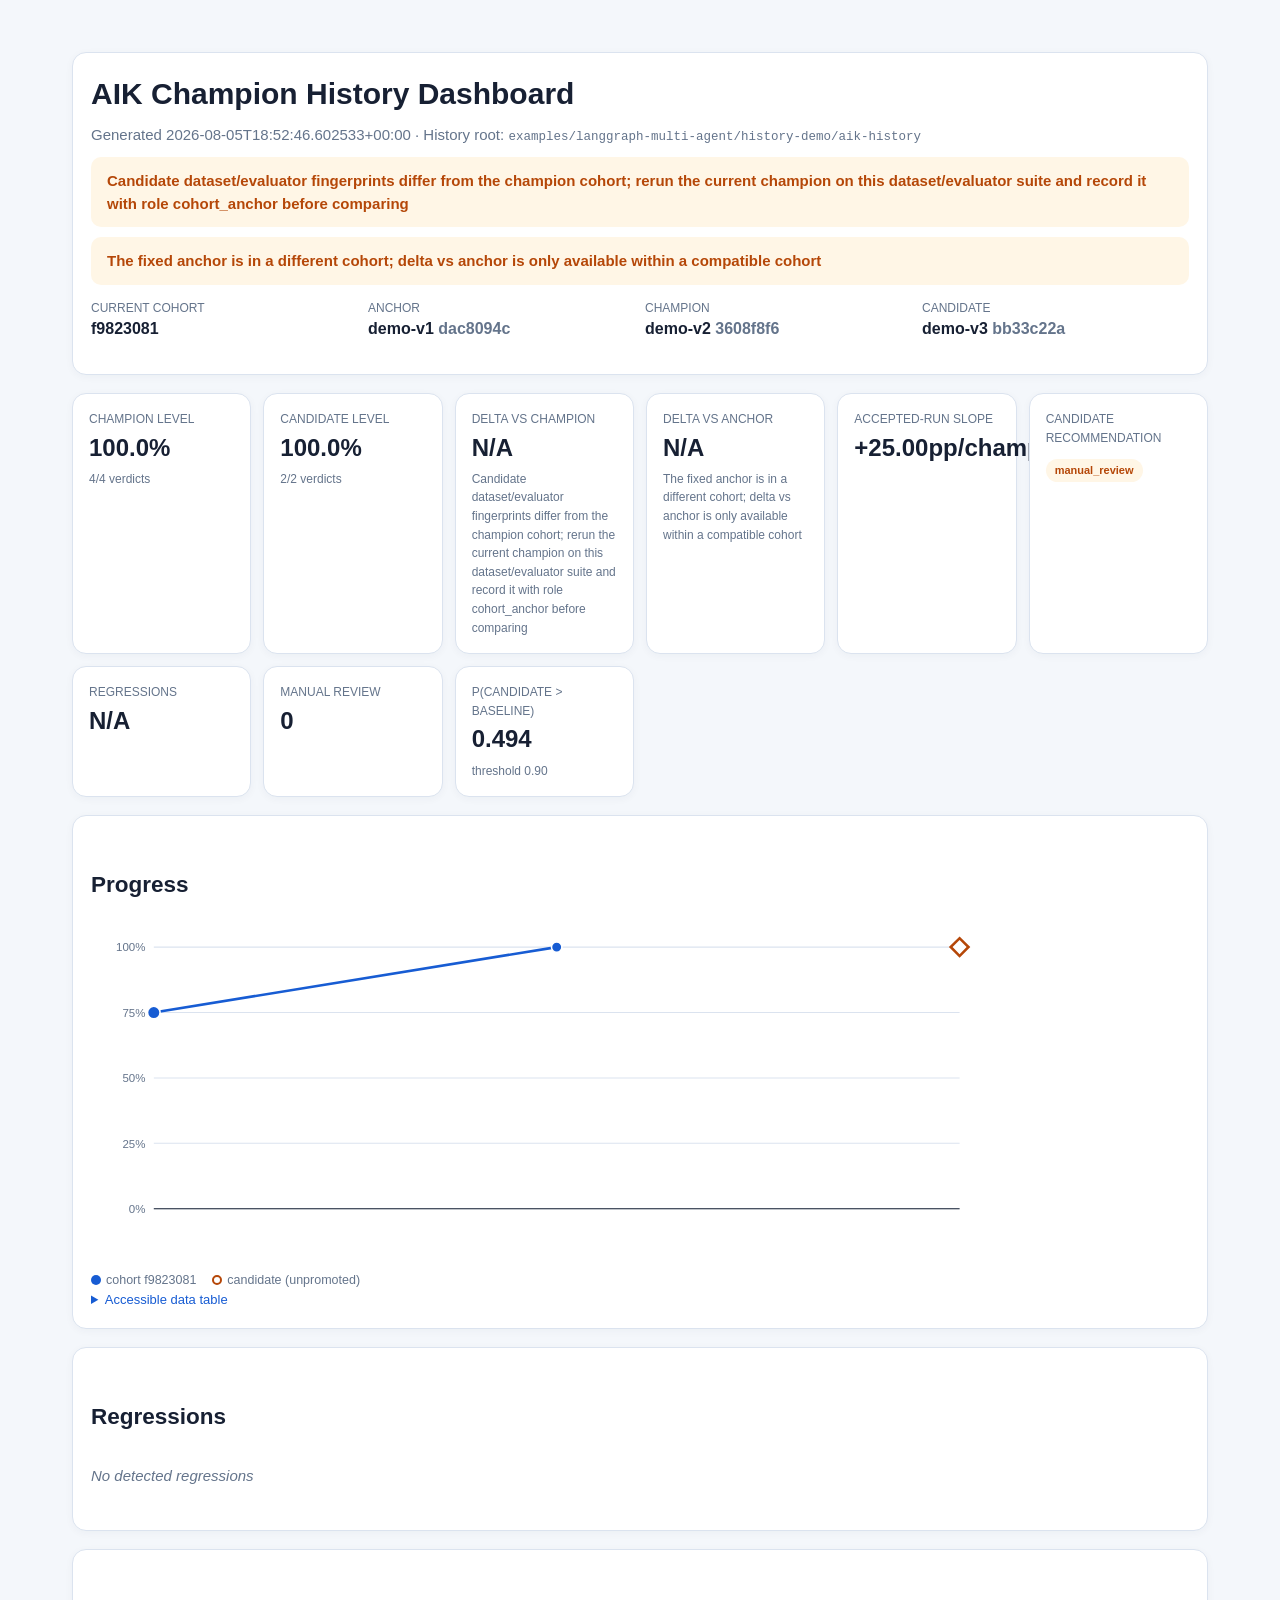
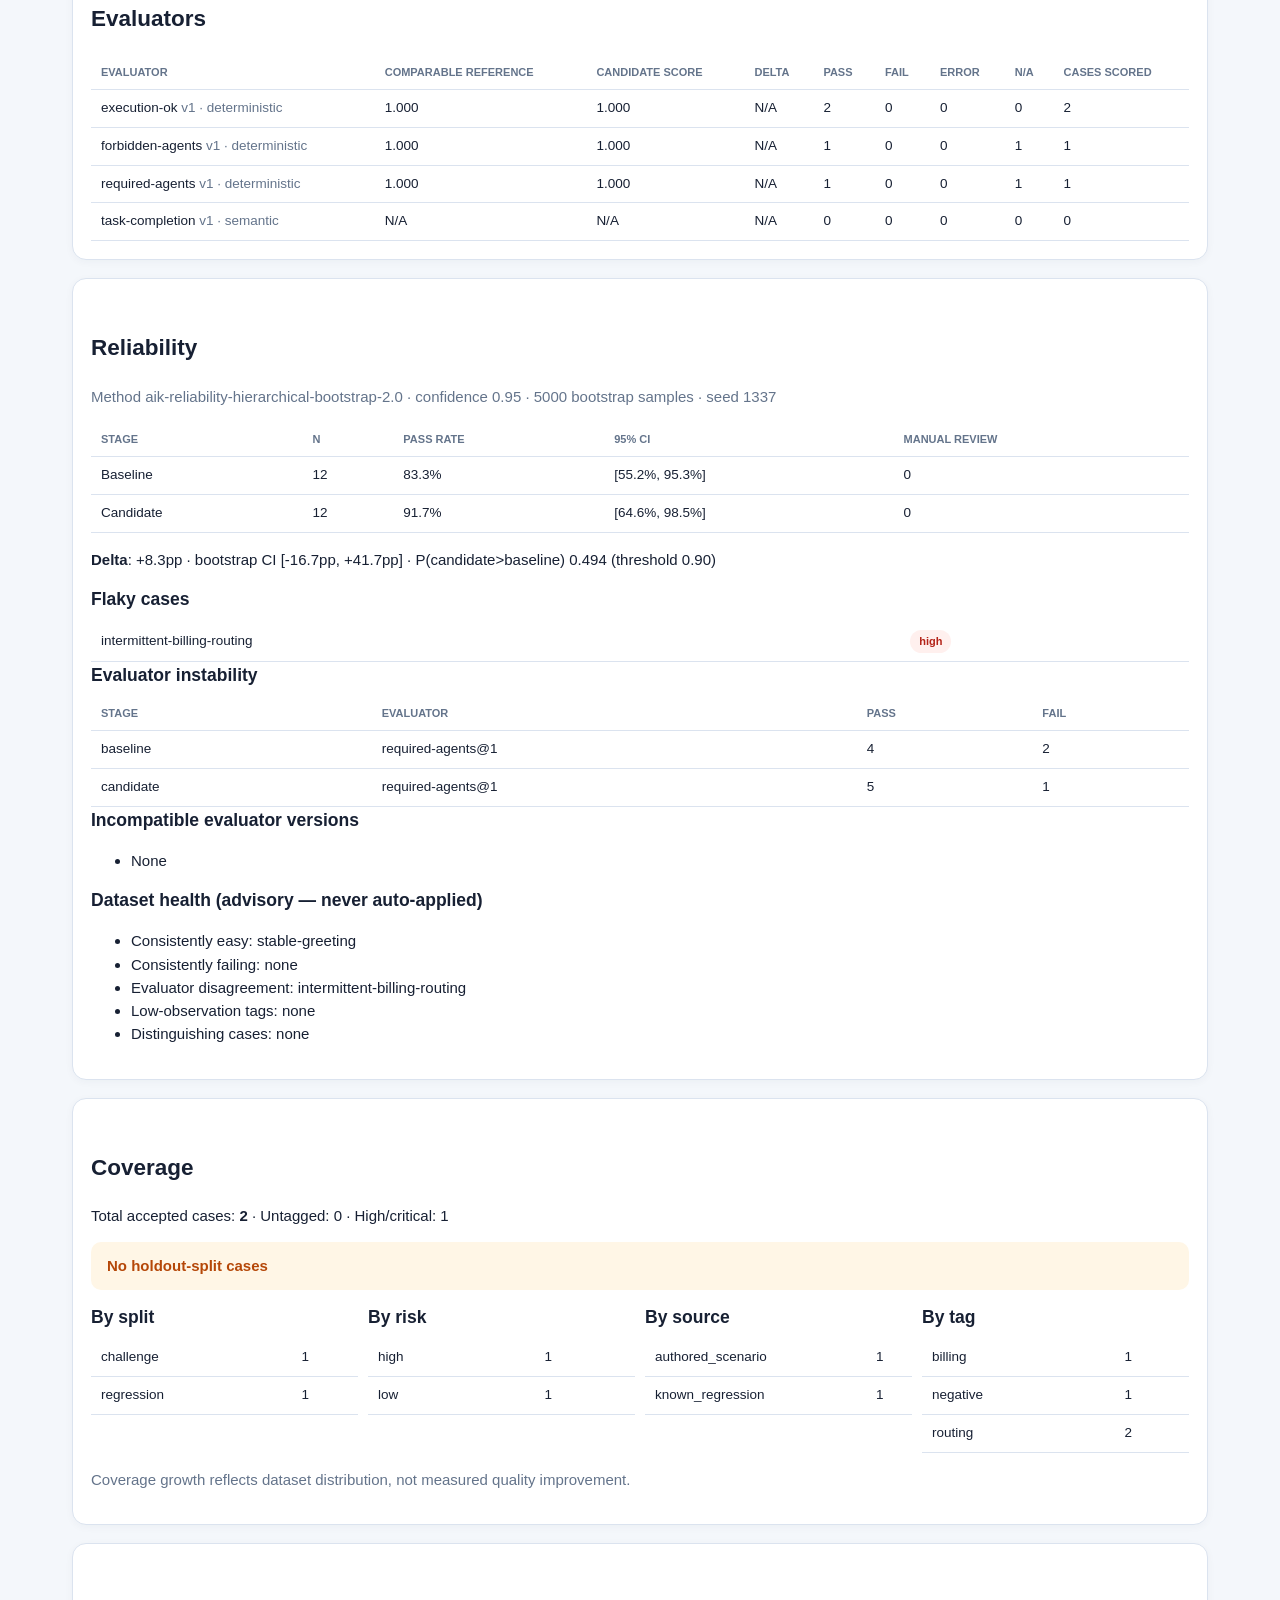
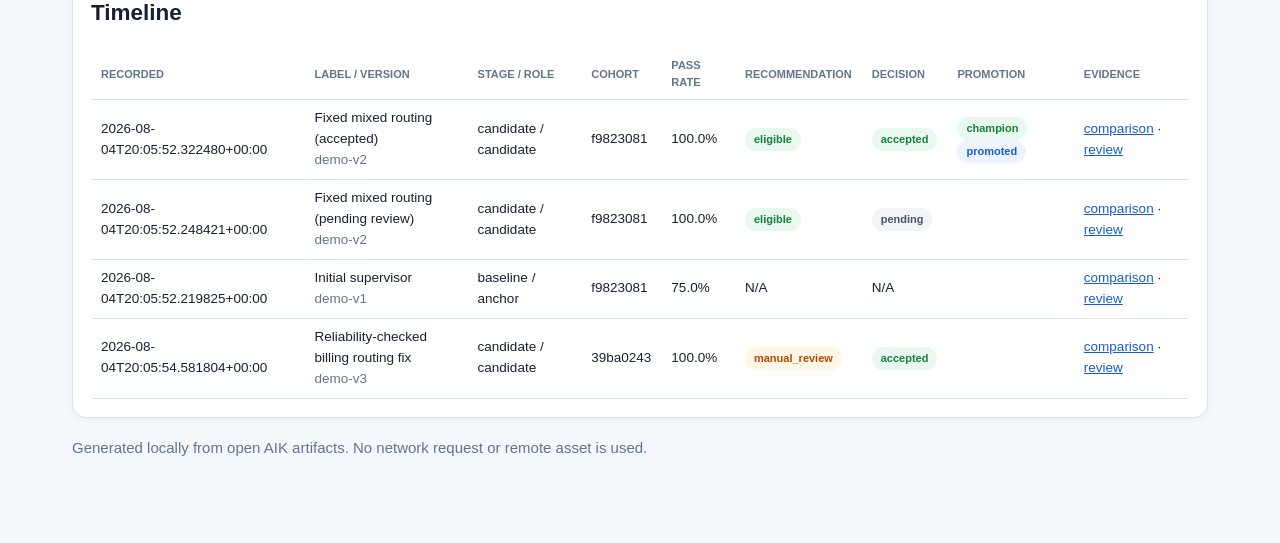
<file: examples/langgraph-multi-agent/history-demo/aik-history/dashboard.html>
<!doctype html>
<html lang="en"><head><meta charset="utf-8"><meta name="viewport" content="width=device-width,initial-scale=1">
<title>AIK Champion History Dashboard</title><style>:root{color-scheme:light;--bg:#f4f7fb;--card:#fff;--ink:#172033;--muted:#64748b;--line:#dbe3ef;--green:#16803c;--green-bg:#e9f8ee;--red:#b42318;--red-bg:#fff0ee;--blue:#175cd3;--blue-bg:#eef4ff;--gray:#475467;--gray-bg:#f2f4f7;--amber:#b54708;--amber-bg:#fff6e6}*{box-sizing:border-box}body{margin:0;background:var(--bg);color:var(--ink);font:15px/1.55 Inter,Segoe UI,Arial,sans-serif}.wrap{max-width:1180px;margin:0 auto;padding:34px 22px 70px}h1{font-size:30px;margin:0 0 5px}h2{margin-top:34px}h3{margin:0 0 8px}.sub{color:var(--muted)}a{color:var(--blue)}
.panel{background:var(--card);border:1px solid var(--line);border-radius:14px;box-shadow:0 2px 8px #102a430a;padding:18px;margin:18px 0}
.header-grid{display:grid;grid-template-columns:repeat(auto-fit,minmax(180px,1fr));gap:10px;margin:14px 0}
.header-item .label{font-size:12px;text-transform:uppercase;color:var(--muted)}
.header-item .value{font-size:16px;font-weight:650}
.banner{padding:12px 16px;border-radius:10px;margin:10px 0;font-weight:600}
.banner.warn{color:var(--amber);background:var(--amber-bg)}
.banner.error{color:var(--red);background:var(--red-bg)}
.kpis{display:grid;grid-template-columns:repeat(auto-fit,minmax(160px,1fr));gap:12px;margin:18px 0}
.kpi{background:var(--card);border:1px solid var(--line);border-radius:14px;box-shadow:0 2px 8px #102a430a;padding:16px}
.kpi .num{font-size:24px;font-weight:750}
.kpi .num.na{color:var(--muted);font-size:16px}
.kpi .label{font-size:12px;text-transform:uppercase;color:var(--muted)}
.kpi .sub{font-size:12px;color:var(--muted);margin-top:4px}
.pos{color:var(--green)}.neg{color:var(--red)}
table{width:100%;border-collapse:collapse;font-size:13.5px}
th,td{text-align:left;padding:8px 10px;border-bottom:1px solid var(--line)}
th{color:var(--muted);text-transform:uppercase;font-size:11px}
.badge{display:inline-block;border-radius:999px;padding:3px 9px;font-size:11px;font-weight:700}
.badge.high,.badge.critical{color:var(--red);background:var(--red-bg)}
.badge.medium{color:var(--amber);background:var(--amber-bg)}
.badge.low{color:var(--gray);background:var(--gray-bg)}
.badge.eligible,.badge.pass,.badge.champion{color:var(--green);background:var(--green-bg)}
.badge.rejected,.badge.fail{color:var(--red);background:var(--red-bg)}
.badge.manual_review{color:var(--amber);background:var(--amber-bg)}
.badge.accepted,.badge.accepted_with_conditions{color:var(--green);background:var(--green-bg)}
.badge.pending{color:var(--gray);background:var(--gray-bg)}
.badge.promoted{color:var(--blue);background:var(--blue-bg)}
.empty{color:var(--muted);font-style:italic;padding:10px 0}
.chart-wrap{overflow-x:auto}
svg.trend{width:100%;height:auto;max-width:900px}
.legend{display:flex;gap:16px;flex-wrap:wrap;font-size:12.5px;color:var(--muted);margin-top:8px}
.legend .swatch{display:inline-block;width:10px;height:10px;border-radius:50%;margin-right:5px;vertical-align:middle}
.visually-hidden{position:absolute;width:1px;height:1px;overflow:hidden;clip:rect(0,0,0,0);white-space:nowrap}
details.fallback summary{cursor:pointer;color:var(--blue);font-size:13px}
code.mono{font-family:ui-monospace,Consolas,monospace;font-size:12.5px}
@media(max-width:760px){.kpis{grid-template-columns:repeat(2,1fr)}}
</style></head>
<body><main class="wrap">
<header class="panel"><h1>AIK Champion History Dashboard</h1><div class="sub">Generated 2026-08-05T18:52:46.602533+00:00 &middot; History root: <code class="mono">examples/langgraph-multi-agent/history-demo/aik-history</code></div><div class="banner warn">Candidate dataset/evaluator fingerprints differ from the champion cohort; rerun the current champion on this dataset/evaluator suite and record it with role cohort_anchor before comparing</div><div class="banner warn">The fixed anchor is in a different cohort; delta vs anchor is only available within a compatible cohort</div><div class="header-grid"><div class="header-item"><div class="label">Current cohort</div><div class="value">f9823081</div></div><div class="header-item"><div class="label">Anchor</div><div class="value">demo-v1 <span class="sub">dac8094c</span></div></div><div class="header-item"><div class="label">Champion</div><div class="value">demo-v2 <span class="sub">3608f8f6</span></div></div><div class="header-item"><div class="label">Candidate</div><div class="value">demo-v3 <span class="sub">bb33c22a</span></div></div></div></header>
<div class="kpis"><div class="kpi "><div class="label">Champion level</div><div class="num">100.0%</div><div class="sub">4/4 verdicts</div></div><div class="kpi "><div class="label">Candidate level</div><div class="num">100.0%</div><div class="sub">2/2 verdicts</div></div><div class="kpi "><div class="label">Delta vs champion</div><div class="num"><span class="">N/A</span></div><div class="sub">Candidate dataset/evaluator fingerprints differ from the champion cohort; rerun the current champion on this dataset/evaluator suite and record it with role cohort_anchor before comparing</div></div><div class="kpi "><div class="label">Delta vs anchor</div><div class="num"><span class="">N/A</span></div><div class="sub">The fixed anchor is in a different cohort; delta vs anchor is only available within a compatible cohort</div></div><div class="kpi "><div class="label">Accepted-run slope</div><div class="num">+25.00pp/champion</div></div><div class="kpi "><div class="label">Candidate recommendation</div><div class="num"><span class="badge manual_review">manual_review</span></div></div><div class="kpi "><div class="label">Regressions</div><div class="num">N/A</div></div><div class="kpi "><div class="label">Manual review</div><div class="num">0</div></div><div class="kpi "><div class="label">P(candidate &gt; baseline)</div><div class="num">0.494</div><div class="sub">threshold 0.90</div></div></div>
<section class="panel"><h2>Progress</h2><div class="chart-wrap"><svg class="trend" viewBox="0 0 860 320" role="img" aria-labelledby="trend-title trend-desc" xmlns="http://www.w3.org/2000/svg"><title id="trend-title">Champion pass rate over time</title><desc id="trend-desc">Line chart of accepted champion pass rate across 1 cohort(s), 0 to 100 percent. A disconnected line segment marks each cohort; a diamond marks the selected candidate.</desc><line x1="60" y1="274.0" x2="830" y2="274.0" stroke="#dbe3ef" stroke-width="1"/><text x="52" y="278.0" font-size="11" fill="#64748b" text-anchor="end">0%</text><line x1="60" y1="211.5" x2="830" y2="211.5" stroke="#dbe3ef" stroke-width="1"/><text x="52" y="215.5" font-size="11" fill="#64748b" text-anchor="end">25%</text><line x1="60" y1="149.0" x2="830" y2="149.0" stroke="#dbe3ef" stroke-width="1"/><text x="52" y="153.0" font-size="11" fill="#64748b" text-anchor="end">50%</text><line x1="60" y1="86.5" x2="830" y2="86.5" stroke="#dbe3ef" stroke-width="1"/><text x="52" y="90.5" font-size="11" fill="#64748b" text-anchor="end">75%</text><line x1="60" y1="24.0" x2="830" y2="24.0" stroke="#dbe3ef" stroke-width="1"/><text x="52" y="28.0" font-size="11" fill="#64748b" text-anchor="end">100%</text><polyline points="60.0,86.5 445.0,24.0" fill="none" stroke="#175cd3" stroke-width="2.5"/><circle cx="60.0" cy="86.5" r="6" fill="#175cd3" stroke="#fff" stroke-width="1.5"><title>20260804T200552Z-dac8094c: 75.0%</title></circle><circle cx="445.0" cy="24.0" r="5" fill="#175cd3" stroke="#fff" stroke-width="1.5"><title>20260804T200552Z-3608f8f6: 100.0%</title></circle><rect x="824.0" y="18.0" width="12" height="12" fill="#fff" stroke="#b54708" stroke-width="2.5" transform="rotate(45 830.0 24.0)"><title>Candidate 20260804T200554Z-bb33c22a: 100.0%</title></rect><line x1="60" y1="274" x2="830" y2="274" stroke="#172033" stroke-width="1"/></svg></div><div class="legend"><span><span class="swatch" style="background:#175cd3"></span>cohort f9823081</span><span><span class="swatch" style="background:#fff;border:2px solid #b54708"></span>candidate (unpromoted)</span></div><details class="fallback"><summary>Accessible data table</summary><table><thead><tr><th>Recorded</th><th>Run</th><th>Kind</th><th>Cohort</th><th>Pass rate</th></tr></thead><tbody><tr><td>2026-08-04T20:05:52.219825+00:00</td><td>20260804T200552Z-dac8094c</td><td>anchor</td><td>f9823081</td><td>75.0%</td></tr><tr><td>2026-08-04T20:05:52.322480+00:00</td><td>20260804T200552Z-3608f8f6</td><td>champion</td><td>f9823081</td><td>100.0%</td></tr><tr><td>2026-08-04T20:05:54.581804+00:00</td><td>20260804T200554Z-bb33c22a</td><td>candidate</td><td>39ba0243</td><td>100.0%</td></tr></tbody></table></details></section>
<section class="panel"><h2>Regressions</h2><p class="empty">No detected regressions</p></section>
<section class="panel"><h2>Evaluators</h2><table><thead><tr><th>Evaluator</th><th>Comparable reference</th><th>Candidate score</th><th>Delta</th><th>Pass</th><th>Fail</th><th>Error</th><th>N/A</th><th>Cases scored</th></tr></thead><tbody><tr><td>execution-ok <span class="sub">v1 · deterministic</span></td><td>1.000</td><td>1.000</td><td class="">N/A</td><td>2</td><td>0</td><td>0</td><td>0</td><td>2</td></tr><tr><td>forbidden-agents <span class="sub">v1 · deterministic</span></td><td>1.000</td><td>1.000</td><td class="">N/A</td><td>1</td><td>0</td><td>0</td><td>1</td><td>1</td></tr><tr><td>required-agents <span class="sub">v1 · deterministic</span></td><td>1.000</td><td>1.000</td><td class="">N/A</td><td>1</td><td>0</td><td>0</td><td>1</td><td>1</td></tr><tr><td>task-completion <span class="sub">v1 · semantic</span></td><td>N/A</td><td>N/A</td><td class="">N/A</td><td>0</td><td>0</td><td>0</td><td>0</td><td>0</td></tr></tbody></table></section>
<section class="panel"><h2>Reliability</h2>
<p class="sub">Method aik-reliability-hierarchical-bootstrap-2.0 &middot; confidence 0.95 &middot;
5000 bootstrap samples &middot; seed 1337</p>
<table><thead><tr><th>Stage</th><th>n</th><th>Pass rate</th><th>95% CI</th><th>Manual review</th></tr></thead>
<tbody><tr><td>Baseline</td><td>12</td><td>83.3%</td><td>[55.2%, 95.3%]</td><td>0</td></tr><tr><td>Candidate</td><td>12</td><td>91.7%</td><td>[64.6%, 98.5%]</td><td>0</td></tr></tbody></table>
<p><strong>Delta</strong>: +8.3pp &middot;
bootstrap CI [-16.7pp, +41.7pp] &middot;
P(candidate&gt;baseline) 0.494
 (threshold 0.90)</p>
<h3>Flaky cases</h3><table><tbody><tr><td>intermittent-billing-routing</td><td><span class="badge high">high</span></td></tr></tbody></table>
<h3>Evaluator instability</h3><table><thead><tr><th>Stage</th><th>Evaluator</th><th>Pass</th><th>Fail</th></tr></thead>
<tbody><tr><td>baseline</td><td>required-agents@1</td><td>4</td><td>2</td></tr><tr><td>candidate</td><td>required-agents@1</td><td>5</td><td>1</td></tr></tbody></table>
<h3>Incompatible evaluator versions</h3><ul><li>None</li></ul>
<h3>Dataset health (advisory — never auto-applied)</h3><ul><li>Consistently easy: stable-greeting</li><li>Consistently failing: none</li><li>Evaluator disagreement: intermittent-billing-routing</li><li>Low-observation tags: none</li><li>Distinguishing cases: none</li></ul>
</section>
<section class="panel"><h2>Coverage</h2><p>Total accepted cases: <strong>2</strong> &middot; Untagged: 0 &middot; High/critical: 1</p><div class="banner warn">No holdout-split cases</div><div class="header-grid"><div><h3>By split</h3><table><tbody><tr><td>challenge</td><td>1</td></tr><tr><td>regression</td><td>1</td></tr></tbody></table></div><div><h3>By risk</h3><table><tbody><tr><td>high</td><td>1</td></tr><tr><td>low</td><td>1</td></tr></tbody></table></div><div><h3>By source</h3><table><tbody><tr><td>authored_scenario</td><td>1</td></tr><tr><td>known_regression</td><td>1</td></tr></tbody></table></div><div><h3>By tag</h3><table><tbody><tr><td>billing</td><td>1</td></tr><tr><td>negative</td><td>1</td></tr><tr><td>routing</td><td>2</td></tr></tbody></table></div></div><p class="sub">Coverage growth reflects dataset distribution, not measured quality improvement.</p></section>
<section class="panel"><h2>Timeline</h2><table><thead><tr><th>Recorded</th><th>Label / version</th><th>Stage / role</th><th>Cohort</th><th>Pass rate</th><th>Recommendation</th><th>Decision</th><th>Promotion</th><th>Evidence</th></tr></thead><tbody><tr><td>2026-08-04T20:05:52.322480+00:00</td><td>Fixed mixed routing (accepted)<div class="sub">demo-v2</div></td><td>candidate / candidate</td><td>f9823081</td><td>100.0%</td><td><span class="badge eligible">eligible</span></td><td><span class="badge accepted">accepted</span></td><td><span class="badge champion">champion</span> <span class="badge promoted">promoted</span></td><td><a href="runs/20260804T200552Z-3608f8f6/comparison.json">comparison</a> &middot; <a href="runs/20260804T200552Z-3608f8f6/review.html">review</a></td></tr><tr><td>2026-08-04T20:05:52.248421+00:00</td><td>Fixed mixed routing (pending review)<div class="sub">demo-v2</div></td><td>candidate / candidate</td><td>f9823081</td><td>100.0%</td><td><span class="badge eligible">eligible</span></td><td><span class="badge pending">pending</span></td><td>&nbsp;</td><td><a href="runs/20260804T200552Z-5ebaf6f9/comparison.json">comparison</a> &middot; <a href="runs/20260804T200552Z-5ebaf6f9/review.html">review</a></td></tr><tr><td>2026-08-04T20:05:52.219825+00:00</td><td>Initial supervisor<div class="sub">demo-v1</div></td><td>baseline / anchor</td><td>f9823081</td><td>75.0%</td><td>N/A</td><td>N/A</td><td>&nbsp;</td><td><a href="runs/20260804T200552Z-dac8094c/comparison.json">comparison</a> &middot; <a href="runs/20260804T200552Z-dac8094c/review.html">review</a></td></tr><tr><td>2026-08-04T20:05:54.581804+00:00</td><td>Reliability-checked billing routing fix<div class="sub">demo-v3</div></td><td>candidate / candidate</td><td>39ba0243</td><td>100.0%</td><td><span class="badge manual_review">manual_review</span></td><td><span class="badge accepted">accepted</span></td><td>&nbsp;</td><td><a href="runs/20260804T200554Z-bb33c22a/comparison.json">comparison</a> &middot; <a href="runs/20260804T200554Z-bb33c22a/review.html">review</a></td></tr></tbody></table></section>
<p class="sub">Generated locally from open AIK artifacts. No network request or remote asset is used.</p>
</main></body></html>
</file>
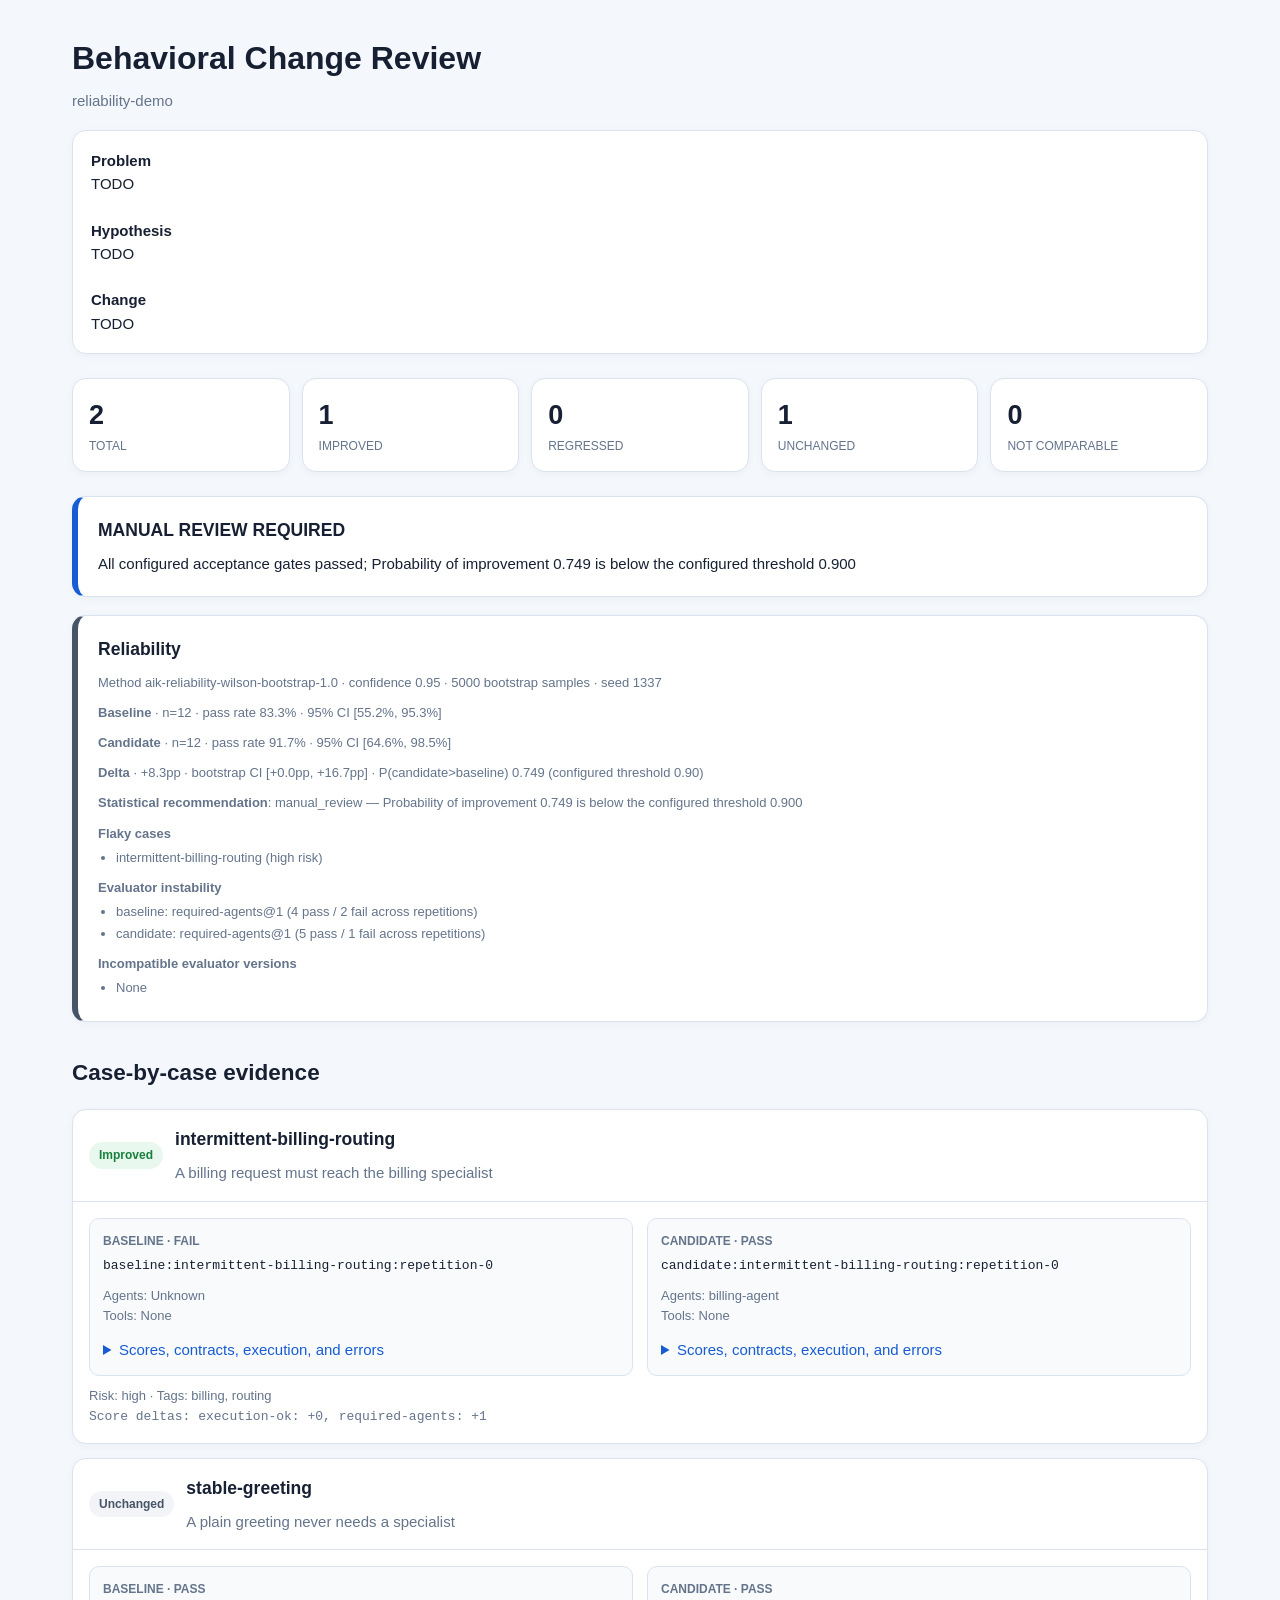
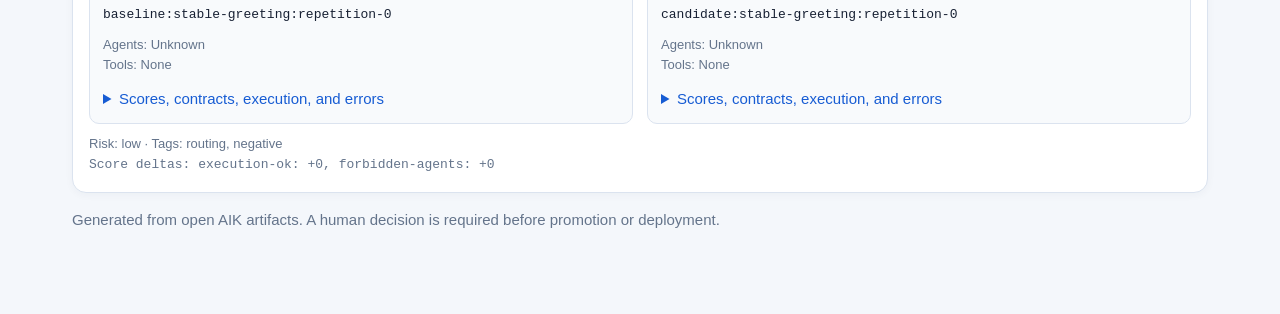
<file: examples/langgraph-multi-agent/history-demo/aik-history/runs/20260804T184307Z-4860d570/review.html>
<!doctype html>
<html lang="en"><head><meta charset="utf-8"><meta name="viewport" content="width=device-width,initial-scale=1">
<title>AIK Review · reliability-demo</title><style>:root{color-scheme:light;--bg:#f4f7fb;--card:#fff;--ink:#172033;--muted:#64748b;--line:#dbe3ef;--green:#16803c;--green-bg:#e9f8ee;--red:#b42318;--red-bg:#fff0ee;--blue:#175cd3;--blue-bg:#eef4ff;--gray:#475467;--gray-bg:#f2f4f7;--amber:#b54708;--amber-bg:#fff6e6}*{box-sizing:border-box}body{margin:0;background:var(--bg);color:var(--ink);font:15px/1.55 Inter,Segoe UI,Arial,sans-serif}.wrap{max-width:1180px;margin:0 auto;padding:34px 22px 70px}h1{font-size:32px;margin:0 0 5px}h2{margin-top:34px}h3{margin:0 0 8px}.sub{color:var(--muted)}.cards{display:grid;grid-template-columns:repeat(5,1fr);gap:12px;margin:24px 0}.card,.case,.context,.recommend{background:var(--card);border:1px solid var(--line);border-radius:14px;box-shadow:0 2px 8px #102a430a}.card{padding:16px}.num{font-size:27px;font-weight:750}.label{font-size:12px;text-transform:uppercase;color:var(--muted)}.recommend{padding:20px;border-left:6px solid var(--blue)}.context{padding:18px;margin:18px 0}.case{margin:14px 0;overflow:hidden}.case-head{display:flex;gap:12px;align-items:center;padding:16px;border-bottom:1px solid var(--line)}.case-body{padding:16px}.badge{display:inline-block;border-radius:999px;padding:4px 10px;font-size:12px;font-weight:700}.improved{color:var(--green);background:var(--green-bg)}.regressed{color:var(--red);background:var(--red-bg)}.unchanged{color:var(--gray);background:var(--gray-bg)}.not_comparable{color:var(--amber);background:var(--amber-bg)}.grid{display:grid;grid-template-columns:1fr 1fr;gap:14px}.pane{background:#f8fafc;border:1px solid var(--line);border-radius:10px;padding:13px;min-width:0}.pane-title{font-size:12px;font-weight:700;color:var(--muted);text-transform:uppercase;margin-bottom:7px}pre{white-space:pre-wrap;word-break:break-word;margin:0;font:13px/1.45 ui-monospace,SFMono-Regular,Consolas,monospace}.meta{font-size:13px;color:var(--muted);margin-top:10px}.warning{color:var(--amber);background:var(--amber-bg);padding:8px 10px;border-radius:8px;margin-top:9px}.delta{font-family:ui-monospace,Consolas,monospace;font-size:13px}details{margin-top:12px}summary{cursor:pointer;color:var(--blue)}.reliability{border-left-color:var(--gray);margin:18px 0}.reliability ul{margin:4px 0 0 18px;padding:0}.reliability li{margin:2px 0}.reliability code{font-family:ui-monospace,Consolas,monospace;background:var(--gray-bg);padding:1px 5px;border-radius:5px}
@media(max-width:760px){.cards{grid-template-columns:repeat(2,1fr)}.grid{grid-template-columns:1fr}}
</style></head>
<body><main class="wrap"><h1>Behavioral Change Review</h1><div class="sub">reliability-demo</div>
<div class="context"><strong>Problem</strong><br>TODO<br><br>
<strong>Hypothesis</strong><br>TODO<br><br>
<strong>Change</strong><br>TODO</div>
<div class="cards"><div class="card"><div class="num">2</div><div class="label">total</div></div><div class="card"><div class="num">1</div><div class="label">Improved</div></div><div class="card"><div class="num">0</div><div class="label">Regressed</div></div><div class="card"><div class="num">1</div><div class="label">Unchanged</div></div><div class="card"><div class="num">0</div><div class="label">Not comparable</div></div></div>
<div class="recommend"><h3>MANUAL REVIEW REQUIRED</h3>All configured acceptance gates passed; Probability of improvement 0.749 is below the configured threshold 0.900</div>
<div class="recommend reliability"><h3>Reliability</h3>
<div class="meta">Method aik-reliability-wilson-bootstrap-1.0 &middot; confidence 0.95 &middot;
5000 bootstrap samples &middot; seed 1337</div>
<div class="meta"><strong>Baseline</strong> &middot; n=12 &middot; pass rate 83.3% &middot; 95% CI [55.2%, 95.3%]</div>
<div class="meta"><strong>Candidate</strong> &middot; n=12 &middot; pass rate 91.7% &middot; 95% CI [64.6%, 98.5%]</div>
<div class="meta"><strong>Delta</strong> &middot; +8.3pp &middot;
bootstrap CI [+0.0pp, +16.7pp] &middot;
P(candidate&gt;baseline) 0.749 (configured threshold 0.90)</div>
<div class="meta"><strong>Statistical recommendation</strong>: manual_review — Probability of improvement 0.749 is below the configured threshold 0.900</div>
<div class="meta"><strong>Flaky cases</strong><ul><li>intermittent-billing-routing <span class="sub">(high risk)</span></li></ul></div>
<div class="meta"><strong>Evaluator instability</strong><ul><li>baseline: required-agents@1 (4 pass / 2 fail across repetitions)</li><li>candidate: required-agents@1 (5 pass / 1 fail across repetitions)</li></ul></div>
<div class="meta"><strong>Incompatible evaluator versions</strong><ul><li>None</li></ul></div>
</div>
<h2>Case-by-case evidence</h2><section class="case"><div class="case-head"><span class="badge improved">Improved</span><div><h3>intermittent-billing-routing</h3><div class="sub">A billing request must reach the billing specialist</div></div></div><div class="case-body"><div class="grid"><div class="pane"><div class="pane-title">Baseline · FAIL</div><pre>baseline:intermittent-billing-routing:repetition-0</pre><div class="meta">Agents: Unknown<br>Tools: None</div><details><summary>Scores, contracts, execution, and errors</summary><pre>{
  &quot;scores&quot;: {
    &quot;execution-ok&quot;: 1.0,
    &quot;required-agents&quot;: 0.0
  },
  &quot;contracts&quot;: {
    &quot;execution-ok&quot;: &quot;pass&quot;,
    &quot;forbidden-agents&quot;: &quot;not_applicable&quot;,
    &quot;required-agents&quot;: &quot;fail&quot;
  },
  &quot;execution&quot;: {
    &quot;duration_ms&quot;: 70,
    &quot;exit_code&quot;: 0
  },
  &quot;error&quot;: null,
  &quot;evaluations&quot;: [
    {
      &quot;evaluator_id&quot;: &quot;execution-ok&quot;,
      &quot;evaluator_version&quot;: &quot;1&quot;,
      &quot;evidence&quot;: {
        &quot;error&quot;: null
      },
      &quot;kind&quot;: &quot;deterministic&quot;,
      &quot;reason&quot;: &quot;Execution completed&quot;,
      &quot;score&quot;: 1.0,
      &quot;status&quot;: &quot;pass&quot;
    },
    {
      &quot;evaluator_id&quot;: &quot;required-agents&quot;,
      &quot;evaluator_version&quot;: &quot;1&quot;,
      &quot;evidence&quot;: {
        &quot;expected&quot;: [
          &quot;billing-agent&quot;
        ],
        &quot;observed&quot;: []
      },
      &quot;kind&quot;: &quot;deterministic&quot;,
      &quot;reason&quot;: &quot;Required values missing: billing-agent&quot;,
      &quot;score&quot;: 0.0,
      &quot;status&quot;: &quot;fail&quot;
    },
    {
      &quot;evaluator_id&quot;: &quot;forbidden-agents&quot;,
      &quot;evaluator_version&quot;: &quot;1&quot;,
      &quot;evidence&quot;: {},
      &quot;kind&quot;: &quot;deterministic&quot;,
      &quot;reason&quot;: &quot;No forbidden_agents expectation&quot;,
      &quot;status&quot;: &quot;not_applicable&quot;
    }
  ]
}</pre></details></div><div class="pane"><div class="pane-title">Candidate · PASS</div><pre>candidate:intermittent-billing-routing:repetition-0</pre><div class="meta">Agents: billing-agent<br>Tools: None</div><details><summary>Scores, contracts, execution, and errors</summary><pre>{
  &quot;scores&quot;: {
    &quot;execution-ok&quot;: 1.0,
    &quot;required-agents&quot;: 1.0
  },
  &quot;contracts&quot;: {
    &quot;execution-ok&quot;: &quot;pass&quot;,
    &quot;forbidden-agents&quot;: &quot;not_applicable&quot;,
    &quot;required-agents&quot;: &quot;pass&quot;
  },
  &quot;execution&quot;: {
    &quot;duration_ms&quot;: 71,
    &quot;exit_code&quot;: 0
  },
  &quot;error&quot;: null,
  &quot;evaluations&quot;: [
    {
      &quot;evaluator_id&quot;: &quot;execution-ok&quot;,
      &quot;evaluator_version&quot;: &quot;1&quot;,
      &quot;evidence&quot;: {
        &quot;error&quot;: null
      },
      &quot;kind&quot;: &quot;deterministic&quot;,
      &quot;reason&quot;: &quot;Execution completed&quot;,
      &quot;score&quot;: 1.0,
      &quot;status&quot;: &quot;pass&quot;
    },
    {
      &quot;evaluator_id&quot;: &quot;required-agents&quot;,
      &quot;evaluator_version&quot;: &quot;1&quot;,
      &quot;evidence&quot;: {
        &quot;expected&quot;: [
          &quot;billing-agent&quot;
        ],
        &quot;observed&quot;: [
          &quot;billing-agent&quot;
        ]
      },
      &quot;kind&quot;: &quot;deterministic&quot;,
      &quot;reason&quot;: &quot;Contract satisfied&quot;,
      &quot;score&quot;: 1.0,
      &quot;status&quot;: &quot;pass&quot;
    },
    {
      &quot;evaluator_id&quot;: &quot;forbidden-agents&quot;,
      &quot;evaluator_version&quot;: &quot;1&quot;,
      &quot;evidence&quot;: {},
      &quot;kind&quot;: &quot;deterministic&quot;,
      &quot;reason&quot;: &quot;No forbidden_agents expectation&quot;,
      &quot;status&quot;: &quot;not_applicable&quot;
    }
  ]
}</pre></details></div></div><div class="meta">Risk: high · Tags: billing, routing<br><span class="delta">Score deltas: execution-ok: +0, required-agents: +1</span></div></div></section><section class="case"><div class="case-head"><span class="badge unchanged">Unchanged</span><div><h3>stable-greeting</h3><div class="sub">A plain greeting never needs a specialist</div></div></div><div class="case-body"><div class="grid"><div class="pane"><div class="pane-title">Baseline · PASS</div><pre>baseline:stable-greeting:repetition-0</pre><div class="meta">Agents: Unknown<br>Tools: None</div><details><summary>Scores, contracts, execution, and errors</summary><pre>{
  &quot;scores&quot;: {
    &quot;execution-ok&quot;: 1.0,
    &quot;forbidden-agents&quot;: 1.0
  },
  &quot;contracts&quot;: {
    &quot;execution-ok&quot;: &quot;pass&quot;,
    &quot;forbidden-agents&quot;: &quot;pass&quot;,
    &quot;required-agents&quot;: &quot;not_applicable&quot;
  },
  &quot;execution&quot;: {
    &quot;duration_ms&quot;: 69,
    &quot;exit_code&quot;: 0
  },
  &quot;error&quot;: null,
  &quot;evaluations&quot;: [
    {
      &quot;evaluator_id&quot;: &quot;execution-ok&quot;,
      &quot;evaluator_version&quot;: &quot;1&quot;,
      &quot;evidence&quot;: {
        &quot;error&quot;: null
      },
      &quot;kind&quot;: &quot;deterministic&quot;,
      &quot;reason&quot;: &quot;Execution completed&quot;,
      &quot;score&quot;: 1.0,
      &quot;status&quot;: &quot;pass&quot;
    },
    {
      &quot;evaluator_id&quot;: &quot;required-agents&quot;,
      &quot;evaluator_version&quot;: &quot;1&quot;,
      &quot;evidence&quot;: {},
      &quot;kind&quot;: &quot;deterministic&quot;,
      &quot;reason&quot;: &quot;No required_agents expectation&quot;,
      &quot;status&quot;: &quot;not_applicable&quot;
    },
    {
      &quot;evaluator_id&quot;: &quot;forbidden-agents&quot;,
      &quot;evaluator_version&quot;: &quot;1&quot;,
      &quot;evidence&quot;: {
        &quot;expected&quot;: [
          &quot;billing-agent&quot;
        ],
        &quot;observed&quot;: []
      },
      &quot;kind&quot;: &quot;deterministic&quot;,
      &quot;reason&quot;: &quot;Contract satisfied&quot;,
      &quot;score&quot;: 1.0,
      &quot;status&quot;: &quot;pass&quot;
    }
  ]
}</pre></details></div><div class="pane"><div class="pane-title">Candidate · PASS</div><pre>candidate:stable-greeting:repetition-0</pre><div class="meta">Agents: Unknown<br>Tools: None</div><details><summary>Scores, contracts, execution, and errors</summary><pre>{
  &quot;scores&quot;: {
    &quot;execution-ok&quot;: 1.0,
    &quot;forbidden-agents&quot;: 1.0
  },
  &quot;contracts&quot;: {
    &quot;execution-ok&quot;: &quot;pass&quot;,
    &quot;forbidden-agents&quot;: &quot;pass&quot;,
    &quot;required-agents&quot;: &quot;not_applicable&quot;
  },
  &quot;execution&quot;: {
    &quot;duration_ms&quot;: 70,
    &quot;exit_code&quot;: 0
  },
  &quot;error&quot;: null,
  &quot;evaluations&quot;: [
    {
      &quot;evaluator_id&quot;: &quot;execution-ok&quot;,
      &quot;evaluator_version&quot;: &quot;1&quot;,
      &quot;evidence&quot;: {
        &quot;error&quot;: null
      },
      &quot;kind&quot;: &quot;deterministic&quot;,
      &quot;reason&quot;: &quot;Execution completed&quot;,
      &quot;score&quot;: 1.0,
      &quot;status&quot;: &quot;pass&quot;
    },
    {
      &quot;evaluator_id&quot;: &quot;required-agents&quot;,
      &quot;evaluator_version&quot;: &quot;1&quot;,
      &quot;evidence&quot;: {},
      &quot;kind&quot;: &quot;deterministic&quot;,
      &quot;reason&quot;: &quot;No required_agents expectation&quot;,
      &quot;status&quot;: &quot;not_applicable&quot;
    },
    {
      &quot;evaluator_id&quot;: &quot;forbidden-agents&quot;,
      &quot;evaluator_version&quot;: &quot;1&quot;,
      &quot;evidence&quot;: {
        &quot;expected&quot;: [
          &quot;billing-agent&quot;
        ],
        &quot;observed&quot;: []
      },
      &quot;kind&quot;: &quot;deterministic&quot;,
      &quot;reason&quot;: &quot;Contract satisfied&quot;,
      &quot;score&quot;: 1.0,
      &quot;status&quot;: &quot;pass&quot;
    }
  ]
}</pre></details></div></div><div class="meta">Risk: low · Tags: routing, negative<br><span class="delta">Score deltas: execution-ok: +0, forbidden-agents: +0</span></div></div></section>
<p class="sub">Generated from open AIK artifacts. A human decision is required before promotion or deployment.</p>
</main></body></html>
</file>
<file: showcase/style.css>
:root{--ink:#162033;--muted:#5f6c80;--paper:#f5f7fb;--card:#fff;--line:#dce3ee;--blue:#2459d3;--blue2:#0e3d9f;--green:#157f46;--violet:#6f42c1;--shadow:0 18px 50px rgba(34,52,86,.12)}
*{box-sizing:border-box}html{scroll-behavior:smooth}body{margin:0;background:var(--paper);color:var(--ink);font:16px/1.65 Inter,ui-sans-serif,system-ui,-apple-system,"Segoe UI",sans-serif}a{color:var(--blue);text-decoration:none}img{max-width:100%;display:block}.hero{background:radial-gradient(circle at 82% 18%,#dce8ff 0,transparent 32%),linear-gradient(140deg,#fff 0,#eef3ff 100%);border-bottom:1px solid var(--line);padding:0 5vw 80px}nav{max-width:1240px;margin:auto;height:72px;display:flex;gap:28px;align-items:center}nav a{color:#35445d;font-weight:650;font-size:14px}.brand{font-size:21px;color:var(--ink);margin-right:auto;letter-spacing:.06em}.hero-grid{max-width:1240px;margin:58px auto 0;display:grid;grid-template-columns:.9fr 1.1fr;gap:58px;align-items:center}.eyebrow{text-transform:uppercase;letter-spacing:.13em;color:var(--blue);font-weight:800;font-size:12px}.hero h1{font-size:clamp(42px,5vw,70px);line-height:1.03;letter-spacing:-.045em;margin:15px 0 24px}.lede{font-size:20px;color:#46566f;max-width:650px}.actions{display:flex;gap:12px;margin:30px 0 16px}.button{border:1px solid #b8c6dc;border-radius:10px;padding:11px 18px;background:#fff;color:var(--ink);font-weight:750}.button.primary{background:var(--blue);border-color:var(--blue);color:#fff}.note{font-size:13px;color:var(--muted)}.hero-shot{border:1px solid #cad5e6;border-radius:16px;box-shadow:var(--shadow);background:#fff}main{max-width:1100px;margin:auto;padding:90px 24px}section{margin-bottom:110px}h2{font-size:clamp(30px,4vw,48px);line-height:1.12;letter-spacing:-.035em;margin:12px 0 22px;max-width:900px}.problem p:last-child,.boundary p:last-child{font-size:19px;color:#4c5b70;max-width:850px}.steps{list-style:none;padding:0;display:grid;grid-template-columns:repeat(3,1fr);gap:16px;margin:38px 0}.steps li{display:flex;gap:16px;background:var(--card);border:1px solid var(--line);border-radius:14px;padding:22px}.steps span{font:800 13px/1.6 ui-monospace,monospace;color:var(--blue)}.steps strong{font-size:18px}.steps p{margin:5px 0 0;color:var(--muted);font-size:14px}pre{background:#111a2b;color:#d9e5ff;border-radius:14px;padding:22px;overflow:auto;box-shadow:var(--shadow)}.gallery{display:grid;grid-template-columns:1fr 1fr;gap:26px}.gallery figure{margin:0;background:var(--card);border:1px solid var(--line);border-radius:15px;overflow:hidden;box-shadow:0 9px 28px rgba(34,52,86,.08)}.gallery img{aspect-ratio:16/10;object-fit:cover;object-position:top;border-bottom:1px solid var(--line)}figcaption{padding:18px;color:var(--muted)}figcaption strong{color:var(--ink)}.boundary{background:#eaf1ff;border:1px solid #c8d7f5;border-radius:18px;padding:38px}footer{border-top:1px solid var(--line);padding:30px 5vw;display:flex;justify-content:space-between;color:var(--muted);font-size:14px}@media(max-width:850px){.hero-grid{grid-template-columns:1fr}.steps{grid-template-columns:1fr 1fr}.gallery{grid-template-columns:1fr}nav a:not(.brand){display:none}}@media(max-width:560px){.hero{padding-bottom:50px}.hero-grid{margin-top:30px}.steps{grid-template-columns:1fr}.actions{flex-direction:column}.button{text-align:center}main{padding-top:60px}footer{display:block}footer a{display:block;margin-top:8px}}
</file>
